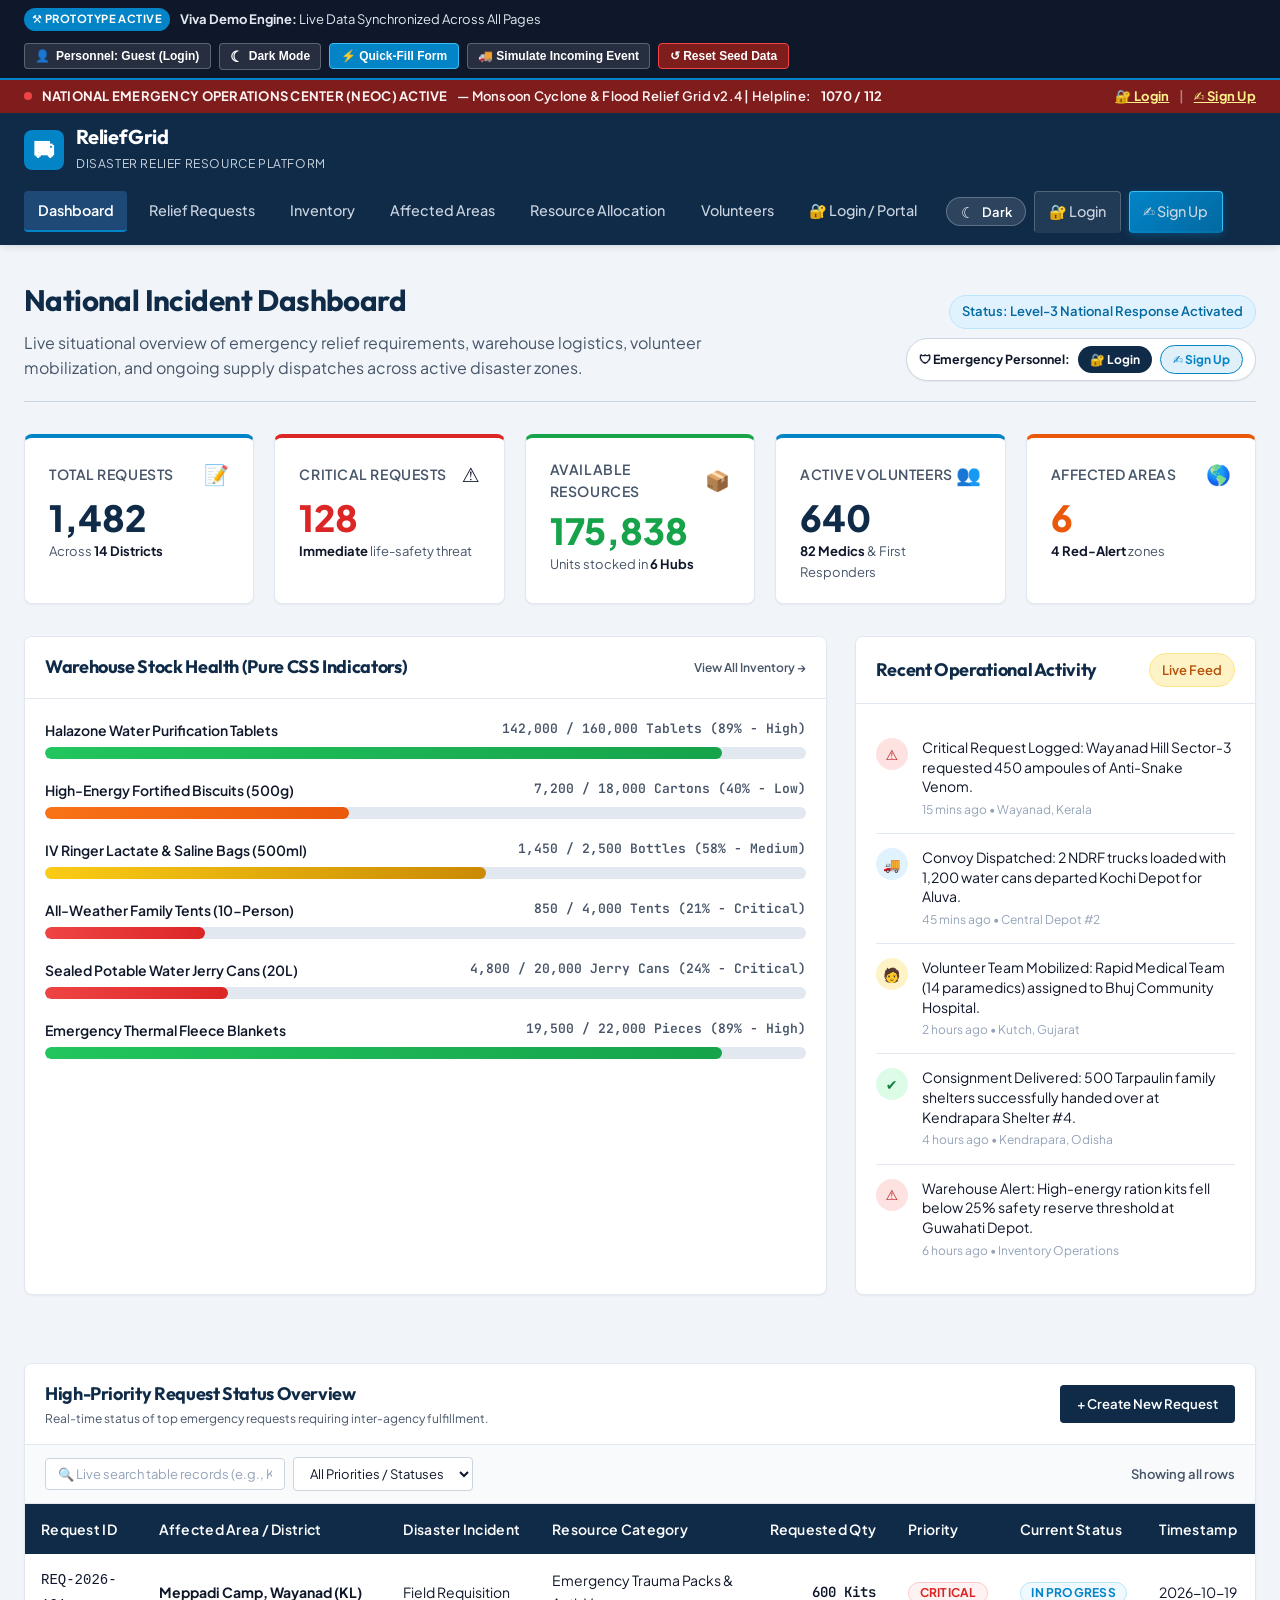
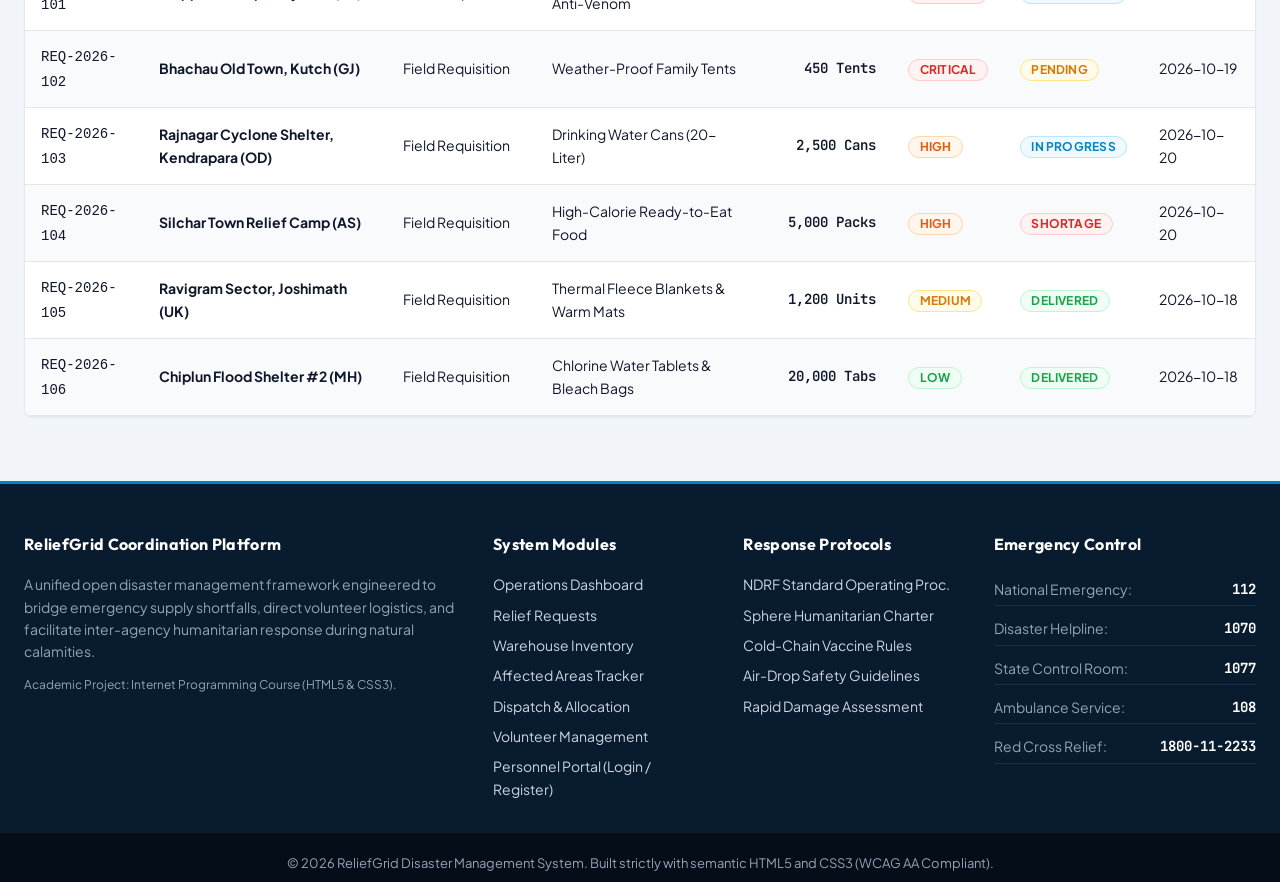
<file: index.html>
<!DOCTYPE html>
<html lang="en">
<head>
  <!-- Character Encoding and Responsive Viewport -->
  <meta charset="UTF-8">
  <meta name="viewport" content="width=device-width, initial-scale=1.0">
  <meta name="description" content="ReliefGrid - Centralized Disaster Relief Resource Coordination Platform for Emergency Management.">
  <title>ReliefGrid | Disaster Operations Dashboard</title>
  <!-- Shared External Stylesheet -->
  <link rel="stylesheet" href="style.css">
</head>
<body>

  <!-- =======================================================================
       TOP EMERGENCY BANNER (National Emergency Alert Ribbon)
       ======================================================================= -->
  <!-- Top Emergency Ribbon -->
  <aside class="top-emergency-bar" aria-label="Emergency Operations Announcement">
    <div class="emergency-bar-content">
      <span class="pulse-dot" aria-hidden="true"></span>
      <strong>NATIONAL EMERGENCY OPERATIONS CENTER (NEOC) ACTIVE</strong> &mdash; 
      Monsoon Cyclone &amp; Flood Relief Grid v2.4 | Helpline: <strong>1070 / 112</strong>
    </div>
    <div class="emergency-bar-auth">
      <a href="login.html" class="emergency-auth-link" id="top-bar-login-link" title="Sign In to Incident Command">&#128272; Login</a>
      <span class="emergency-auth-divider">|</span>
      <a href="login.html?tab=signup" class="emergency-auth-link" id="top-bar-signup-link" title="Register / Sign Up Personnel">&#9997; Sign Up</a>
    </div>
  </aside>

  <!-- =======================================================================
       SHARED SITE HEADER & NAVIGATION
       ======================================================================= -->
  <header class="site-header">
    <div class="header-container">
      <!-- Platform Branding -->
      <a href="index.html" class="brand" aria-label="ReliefGrid Home">
        <div class="brand-icon" aria-hidden="true">&#9951;</div>
        <div class="brand-text">
          <h1>ReliefGrid</h1>
          <span class="subtitle">Disaster Relief Resource Platform</span>
        </div>
      </a>

      <!-- Main Navigation Menu (Semantic Nav with Active Link) -->
      <nav class="main-nav" aria-label="Primary Navigation">
        <ul>
          <li><a href="index.html" class="active" aria-current="page">Dashboard</a></li>
          <li><a href="relief-requests.html">Relief Requests</a></li>
          <li><a href="inventory.html">Inventory</a></li>
          <li><a href="affected-areas.html">Affected Areas</a></li>
          <li><a href="allocation.html">Resource Allocation</a></li>
          <li><a href="volunteers.html">Volunteers</a></li>
          <li><a href="login.html" class="nav-portal-link" title="Authorized Responder Portal">&#128272; Login / Portal</a></li>
          <li>
            <button type="button" class="theme-toggle-btn" id="header-theme-toggle" aria-label="Toggle Dark and Light Mode" title="Toggle Theme (Dark / Light)">
              <span class="theme-toggle-icon" aria-hidden="true">&#9790;</span>
              <span class="theme-toggle-text">Dark</span>
            </button>
          </li>
          <li class="nav-auth-item" id="header-auth-container">
            <div class="nav-auth-buttons">
              <a href="login.html" class="btn-nav-auth btn-nav-signin" id="btn-nav-signin" title="Sign In to Operational Console">
                <span class="btn-auth-icon">&#128272;</span>
                <span>Login</span>
              </a>
              <a href="login.html?tab=signup" class="btn-nav-auth btn-nav-signup" id="btn-nav-signup" title="Register / Sign Up Personnel">
                <span class="btn-auth-icon">&#9997;</span>
                <span>Sign Up</span>
              </a>
            </div>
          </li>
        </ul>
      </nav>
    </div>
  </header>

  <!-- =======================================================================
       MAIN CONTENT CONTAINER
       ======================================================================= -->
  <main class="main-wrapper" id="main-content">

    <!-- Page Header / Intro Section -->
    <header class="page-intro">
      <div>
        <h2>National Incident Dashboard</h2>
        <p>Live situational overview of emergency relief requirements, warehouse logistics, volunteer mobilization, and ongoing supply dispatches across active disaster zones.</p>
      </div>
      <div class="page-intro-right">
        <span class="page-badge">Status: Level-3 National Response Activated</span>
        <div class="page-auth-prompt" id="page-auth-prompt">
          <span class="auth-prompt-text">&#128737; Emergency Personnel:</span>
          <a href="login.html" class="btn-prompt-login" id="prompt-login-btn" title="Sign In to Command Portal">&#128272; Login</a>
          <a href="login.html?tab=signup" class="btn-prompt-signup" id="prompt-signup-btn" title="Register New Responder">&#9997; Sign Up</a>
        </div>
      </div>
    </header>

    <!-- ===================================================================
         SECTION 1: SUMMARY METRICS CARDS (CSS Grid)
         =================================================================== -->
    <section aria-labelledby="summary-metrics-title">
      <h3 id="summary-metrics-title" class="visually-hidden" style="display:none;">Key Summary Metrics</h3>
      <div class="metrics-grid">
        
        <!-- Total Requests Card -->
        <article class="metric-card">
          <div class="metric-header">
            <span class="metric-title">Total Requests</span>
            <span class="metric-icon" aria-hidden="true">&#128221;</span>
          </div>
          <p class="metric-value">1,482</p>
          <p class="metric-sub">Across <strong>14 Districts</strong></p>
        </article>

        <!-- Critical Requests Card (Red Accent) -->
        <article class="metric-card critical-border">
          <div class="metric-header">
            <span class="metric-title">Critical Requests</span>
            <span class="metric-icon" aria-hidden="true">&#9888;</span>
          </div>
          <p class="metric-value" style="color: var(--priority-critical);">128</p>
          <p class="metric-sub"><strong>Immediate</strong> life-safety threat</p>
        </article>

        <!-- Available Resources Card (Green Accent) -->
        <article class="metric-card low-border">
          <div class="metric-header">
            <span class="metric-title">Available Resources</span>
            <span class="metric-icon" aria-hidden="true">&#128230;</span>
          </div>
          <p class="metric-value" style="color: var(--priority-low);">48,350</p>
          <p class="metric-sub">Units stocked in <strong>6 Hubs</strong></p>
        </article>

        <!-- Active Volunteers Card -->
        <article class="metric-card">
          <div class="metric-header">
            <span class="metric-title">Active Volunteers</span>
            <span class="metric-icon" aria-hidden="true">&#128101;</span>
          </div>
          <p class="metric-value">640</p>
          <p class="metric-sub"><strong>82 Medics</strong> &amp; First Responders</p>
        </article>

        <!-- Areas Affected Card (Orange Accent) -->
        <article class="metric-card high-border">
          <div class="metric-header">
            <span class="metric-title">Affected Areas</span>
            <span class="metric-icon" aria-hidden="true">&#127758;</span>
          </div>
          <p class="metric-value" style="color: var(--priority-high);">26</p>
          <p class="metric-sub"><strong>4 Red-Alert</strong> zones</p>
        </article>

      </div>
    </section>

    <!-- ===================================================================
         SECTION 2 & 3: TWO-COLUMN DASHBOARD (Stock Bars & Recent Activity)
         =================================================================== -->
    <div class="dashboard-grid">
      
      <!-- Left Column: Critical Stock Depletion (Pure CSS Stock Bars) -->
      <section class="dashboard-card" aria-labelledby="stock-bars-title">
        <header class="dashboard-card-header">
          <h3 id="stock-bars-title">Warehouse Stock Health (Pure CSS Indicators)</h3>
          <a href="inventory.html" class="field-help" style="font-weight: 600;">View All Inventory &rarr;</a>
        </header>
        <div class="dashboard-card-body">
          <div class="stock-bars-container">
            
            <!-- Item 1: Drinking Water -->
            <div class="stock-item">
              <div class="stock-info">
                <span class="stock-name">Drinking Water (20L Jerry Cans)</span>
                <span class="stock-qty">4,800 / 20,000 Cans (24% - Critical)</span>
              </div>
              <div class="progress-track" role="progressbar" aria-valuenow="24" aria-valuemin="0" aria-valuemax="100" aria-label="Drinking Water Stock 24 percent">
                <div class="progress-fill fill-critical" style="width: 24%;"></div>
              </div>
            </div>

            <!-- Item 2: Ready-to-Eat Emergency Meals -->
            <div class="stock-item">
              <div class="stock-info">
                <span class="stock-name">Ready-to-Eat Ration Kits</span>
                <span class="stock-qty">7,200 / 18,000 Kits (40% - Low)</span>
              </div>
              <div class="progress-track" role="progressbar" aria-valuenow="40" aria-valuemin="0" aria-valuemax="100" aria-label="Ration Kits Stock 40 percent">
                <div class="progress-fill fill-low" style="width: 40%;"></div>
              </div>
            </div>

            <!-- Item 3: Trauma Care & Surgical Kits -->
            <div class="stock-item">
              <div class="stock-info">
                <span class="stock-name">Surgical &amp; Trauma Care Packs</span>
                <span class="stock-qty">1,450 / 2,500 Packs (58% - Medium)</span>
              </div>
              <div class="progress-track" role="progressbar" aria-valuenow="58" aria-valuemin="0" aria-valuemax="100" aria-label="Surgical Kits Stock 58 percent">
                <div class="progress-fill fill-medium" style="width: 58%;"></div>
              </div>
            </div>

            <!-- Item 4: All-Weather Family Shelter Tents -->
            <div class="stock-item">
              <div class="stock-info">
                <span class="stock-name">Emergency Family Tents (10-Person)</span>
                <span class="stock-qty">850 / 4,000 Tents (21% - Critical)</span>
              </div>
              <div class="progress-track" role="progressbar" aria-valuenow="21" aria-valuemin="0" aria-valuemax="100" aria-label="Tents Stock 21 percent">
                <div class="progress-fill fill-critical" style="width: 21%;"></div>
              </div>
            </div>

            <!-- Item 5: Chlorine Disinfectant & Hygiene Kits -->
            <div class="stock-item">
              <div class="stock-info">
                <span class="stock-name">Sanitation &amp; Hygiene Buckets</span>
                <span class="stock-qty">11,200 / 14,000 Buckets (80% - High)</span>
              </div>
              <div class="progress-track" role="progressbar" aria-valuenow="80" aria-valuemin="0" aria-valuemax="100" aria-label="Sanitation Buckets Stock 80 percent">
                <div class="progress-fill fill-high" style="width: 80%;"></div>
              </div>
            </div>

            <!-- Item 6: Thermal Blankets -->
            <div class="stock-item">
              <div class="stock-info">
                <span class="stock-name">Fleece Thermal Blankets</span>
                <span class="stock-qty">19,500 / 22,000 Units (88% - High)</span>
              </div>
              <div class="progress-track" role="progressbar" aria-valuenow="88" aria-valuemin="0" aria-valuemax="100" aria-label="Thermal Blankets Stock 88 percent">
                <div class="progress-fill fill-high" style="width: 88%;"></div>
              </div>
            </div>

          </div>
        </div>
      </section>

      <!-- Right Column: Recent Operational Activity Stream -->
      <section class="dashboard-card" aria-labelledby="activity-title">
        <header class="dashboard-card-header">
          <h3 id="activity-title">Recent Operational Activity</h3>
          <span class="page-badge" style="background:#fef3c7; color:#b45309; border-color:#fde68a;">Live Feed</span>
        </header>
        <div class="dashboard-card-body">
          <ul class="activity-list">
            
            <li class="activity-item">
              <span class="activity-icon icon-alert" aria-hidden="true">&#9888;</span>
              <div class="activity-content">
                <p class="activity-text"><strong>Critical Request Logged:</strong> Wayanad Hill Sector-3 requested 450 ampoules of Anti-Snake Venom.</p>
                <time class="activity-time" datetime="2026-10-18T22:15">15 minutes ago &bull; Wayanad, Kerala</time>
              </div>
            </li>

            <li class="activity-item">
              <span class="activity-icon icon-dispatch" aria-hidden="true">&#128666;</span>
              <div class="activity-content">
                <p class="activity-text"><strong>Convoy Dispatched:</strong> 2 NDRF trucks loaded with 1,200 water cans departed Kochi Depot for Aluva.</p>
                <time class="activity-time" datetime="2026-10-18T21:40">45 minutes ago &bull; Central Depot #2</time>
              </div>
            </li>

            <li class="activity-item">
              <span class="activity-icon icon-volunteer" aria-hidden="true">&#129489;</span>
              <div class="activity-content">
                <p class="activity-text"><strong>Volunteer Team Mobilized:</strong> Rapid Medical Team (14 paramedics) assigned to Bhuj Community Hospital.</p>
                <time class="activity-time" datetime="2026-10-18T20:10">2 hours ago &bull; Kutch, Gujarat</time>
              </div>
            </li>

            <li class="activity-item">
              <span class="activity-icon icon-delivered" aria-hidden="true">&#10004;</span>
              <div class="activity-content">
                <p class="activity-text"><strong>Consignment Delivered:</strong> 500 Tarpaulin family shelters successfully handed over at Kendrapara Shelter #4.</p>
                <time class="activity-time" datetime="2026-10-18T18:30">4 hours ago &bull; Kendrapara, Odisha</time>
              </div>
            </li>

            <li class="activity-item">
              <span class="activity-icon icon-alert" aria-hidden="true">&#9888;</span>
              <div class="activity-content">
                <p class="activity-text"><strong>Warehouse Alert:</strong> High-energy ration kits fell below 25% safety reserve threshold at Guwahati Depot.</p>
                <time class="activity-time" datetime="2026-10-18T16:00">6 hours ago &bull; Inventory Operations</time>
              </div>
            </li>

          </ul>
        </div>
      </section>

    </div>

    <!-- ===================================================================
         SECTION 4: ACTIVE RELIEF REQUESTS OVERVIEW TABLE
         =================================================================== -->
    <section class="table-container" aria-labelledby="overview-table-title">
      <header class="table-header-bar">
        <div>
          <h3 id="overview-table-title">High-Priority Request Status Overview</h3>
          <p class="field-help">Real-time status of top emergency requests requiring inter-agency fulfillment.</p>
        </div>
        <div>
          <a href="relief-requests.html" class="btn btn-primary" style="padding: 0.45rem 1rem; font-size: 0.825rem;">+ Create New Request</a>
        </div>
      </header>

      <div class="table-responsive">
        <table class="data-table" summary="Overview of latest relief supply requests categorized by priority and fulfillment status">
          <thead>
            <tr>
              <th scope="col">Request ID</th>
              <th scope="col">Affected Area / District</th>
              <th scope="col">Disaster Incident</th>
              <th scope="col">Resource Category</th>
              <th scope="col">Requested Qty</th>
              <th scope="col">Priority</th>
              <th scope="col">Current Status</th>
              <th scope="col">Timestamp</th>
            </tr>
          </thead>
          <tbody>
            <!-- Row 1 -->
            <tr>
              <td><code>REQ-KL-901</code></td>
              <td><strong>Meppadi, Wayanad</strong> (Kerala)</td>
              <td>Landslide / Mudflow</td>
              <td>Medical Trauma Supplies</td>
              <td class="cell-number">600 Kits</td>
              <td><span class="badge badge-critical">Critical</span></td>
              <td><span class="badge badge-progress">In Transit</span></td>
              <td>18-Oct 21:30</td>
            </tr>
            <!-- Row 2 -->
            <tr>
              <td><code>REQ-GJ-442</code></td>
              <td><strong>Bhachau, Kutch</strong> (Gujarat)</td>
              <td>Earthquake 5.8M</td>
              <td>Emergency Family Tents</td>
              <td class="cell-number">450 Tents</td>
              <td><span class="badge badge-critical">Critical</span></td>
              <td><span class="badge badge-pending">Pending</span></td>
              <td>18-Oct 20:45</td>
            </tr>
            <!-- Row 3 -->
            <tr>
              <td><code>REQ-OD-781</code></td>
              <td><strong>Paradeep Coast</strong> (Odisha)</td>
              <td>Cyclone 'Dana'</td>
              <td>Drinking Water (20L)</td>
              <td class="cell-number">2,500 Cans</td>
              <td><span class="badge badge-high">High</span></td>
              <td><span class="badge badge-progress">In Transit</span></td>
              <td>18-Oct 19:15</td>
            </tr>
            <!-- Row 4 -->
            <tr>
              <td><code>REQ-AS-319</code></td>
              <td><strong>Silchar, Cachar</strong> (Assam)</td>
              <td>Barak River Flooding</td>
              <td>Ready-to-Eat Food Packets</td>
              <td class="cell-number">5,000 Packs</td>
              <td><span class="badge badge-high">High</span></td>
              <td><span class="badge badge-shortage">Shortage</span></td>
              <td>18-Oct 17:20</td>
            </tr>
            <!-- Row 5 -->
            <tr>
              <td><code>REQ-HP-112</code></td>
              <td><strong>Manali Valley</strong> (Himachal)</td>
              <td>Flash Flood &amp; Debris</td>
              <td>Fleece Thermal Blankets</td>
              <td class="cell-number">1,200 Units</td>
              <td><span class="badge badge-medium">Medium</span></td>
              <td><span class="badge badge-delivered">Delivered</span></td>
              <td>18-Oct 14:05</td>
            </tr>
            <!-- Row 6 -->
            <tr>
              <td><code>REQ-MH-603</code></td>
              <td><strong>Chiplun, Ratnagiri</strong> (Maharashtra)</td>
              <td>Vashishti River Surge</td>
              <td>Chlorine Water Tablets</td>
              <td class="cell-number">20,000 Tabs</td>
              <td><span class="badge badge-low">Low</span></td>
              <td><span class="badge badge-delivered">Delivered</span></td>
              <td>18-Oct 11:40</td>
            </tr>
          </tbody>
        </table>
      </div>
    </section>

  </main>

  <!-- =======================================================================
       SHARED SITE FOOTER
       ======================================================================= -->
  <footer class="site-footer">
    <div class="footer-top">
      
      <!-- Column 1: Mission Statement -->
      <div class="footer-col">
        <h4>ReliefGrid Coordination Platform</h4>
        <p>A unified open disaster management framework engineered to bridge emergency supply shortfalls, direct volunteer logistics, and facilitate inter-agency humanitarian response during natural calamities.</p>
        <p class="field-help" style="color:#94a3b8;">Academic Project: Internet Programming Course (HTML5 &amp; CSS3).</p>
      </div>

      <!-- Column 2: Navigation Links -->
      <div class="footer-col">
        <h4>System Modules</h4>
        <ul class="footer-links">
          <li><a href="index.html">Operations Dashboard</a></li>
          <li><a href="relief-requests.html">Relief Requests</a></li>
          <li><a href="inventory.html">Warehouse Inventory</a></li>
          <li><a href="affected-areas.html">Affected Areas Tracker</a></li>
          <li><a href="allocation.html">Dispatch &amp; Allocation</a></li>
          <li><a href="volunteers.html">Volunteer Management</a></li>
          <li><a href="login.html">Personnel Portal (Login / Register)</a></li>
        </ul>
      </div>

      <!-- Column 3: Response Standards -->
      <div class="footer-col">
        <h4>Response Protocols</h4>
        <ul class="footer-links">
          <li><a href="#main-content">NDRF Standard Operating Proc.</a></li>
          <li><a href="#main-content">Sphere Humanitarian Charter</a></li>
          <li><a href="#main-content">Cold-Chain Vaccine Rules</a></li>
          <li><a href="#main-content">Air-Drop Safety Guidelines</a></li>
          <li><a href="#main-content">Rapid Damage Assessment</a></li>
        </ul>
      </div>

      <!-- Column 4: 24/7 Helplines -->
      <div class="footer-col">
        <h4>Emergency Control</h4>
        <ul class="emergency-hotlines">
          <li>National Emergency: <span>112</span></li>
          <li>Disaster Helpline: <span>1070</span></li>
          <li>State Control Room: <span>1077</span></li>
          <li>Ambulance Service: <span>108</span></li>
          <li>Red Cross Relief: <span>1800-11-2233</span></li>
        </ul>
      </div>

    </div>

    <!-- Bottom Copyright & Compliance -->
    <div class="footer-bottom">
      <p>&copy; 2026 ReliefGrid Disaster Management System. Built strictly with semantic HTML5 and CSS3 (WCAG AA Compliant).</p>
    </div>
  </footer>

  <!-- Interactive Prototype Engine (Viva Demonstration & LocalStorage State) -->
  <script src="prototype.js"></script>
</body>
</html>
</file>
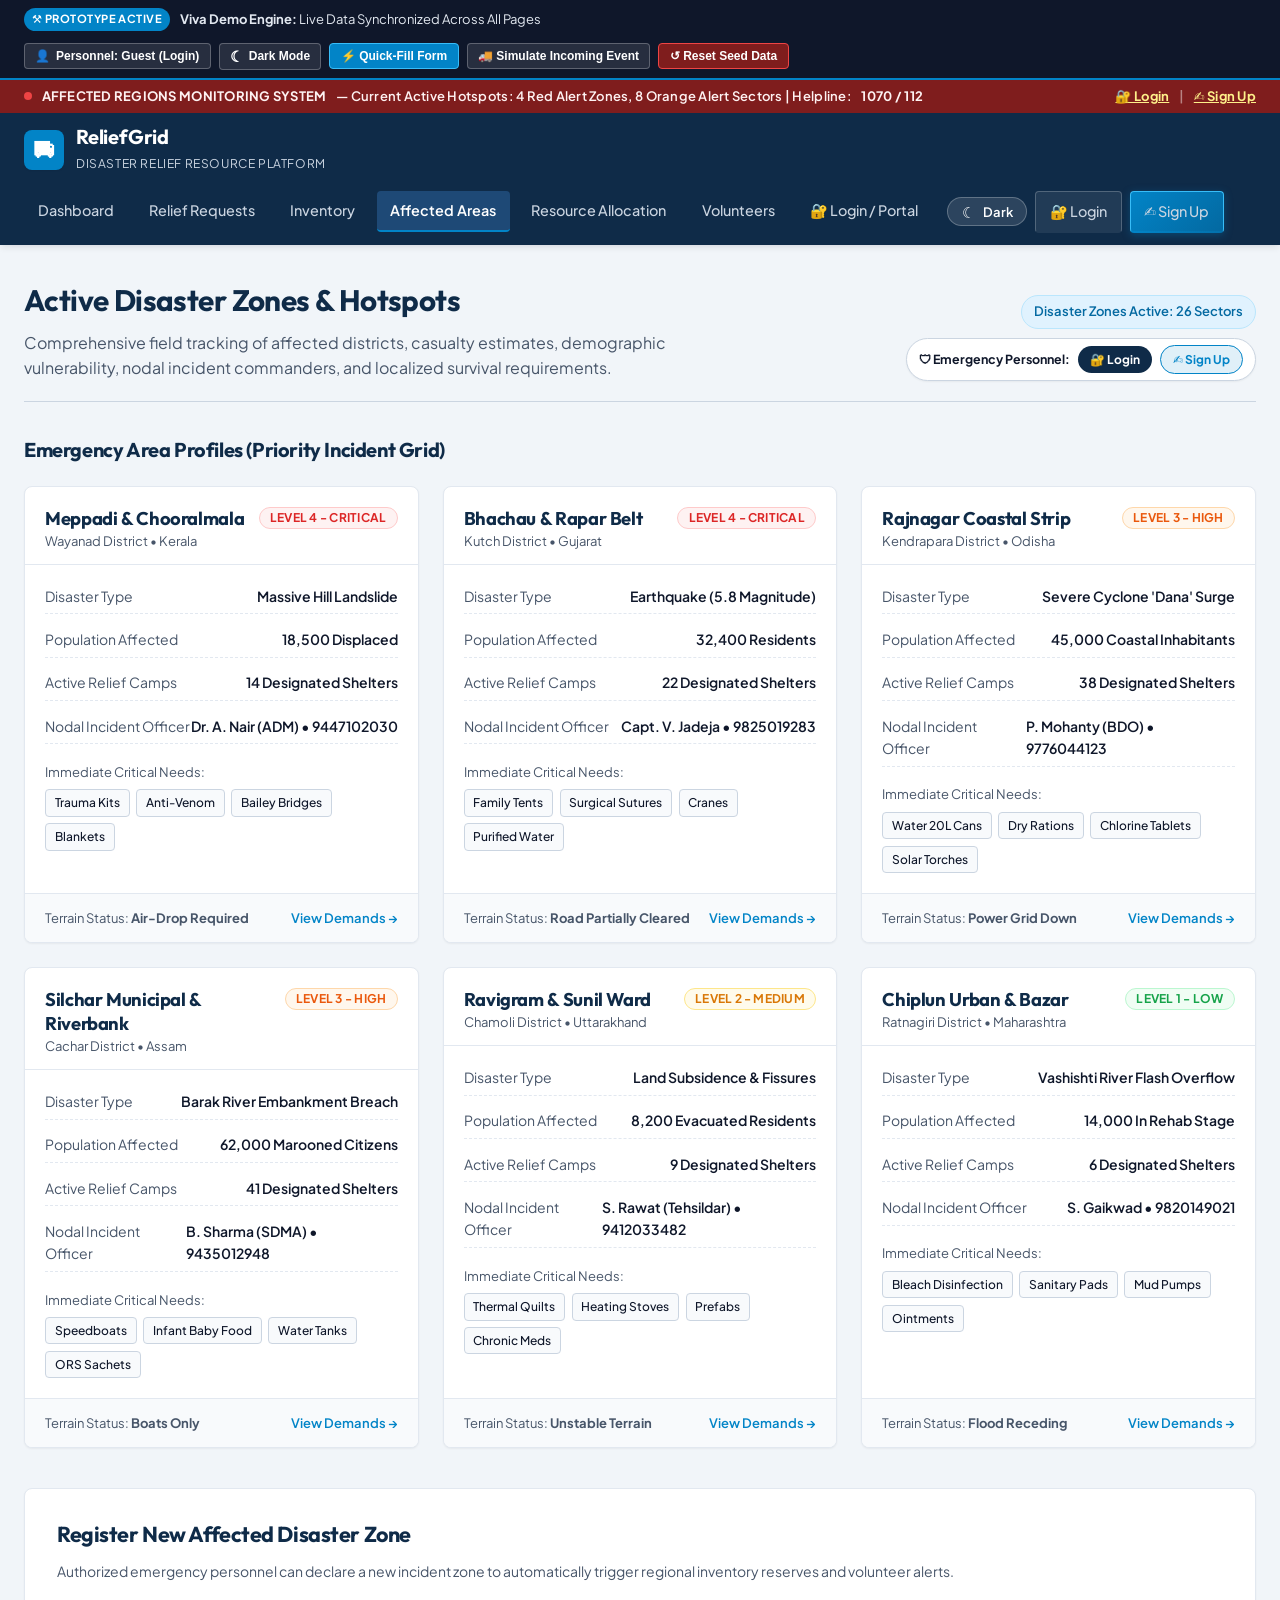
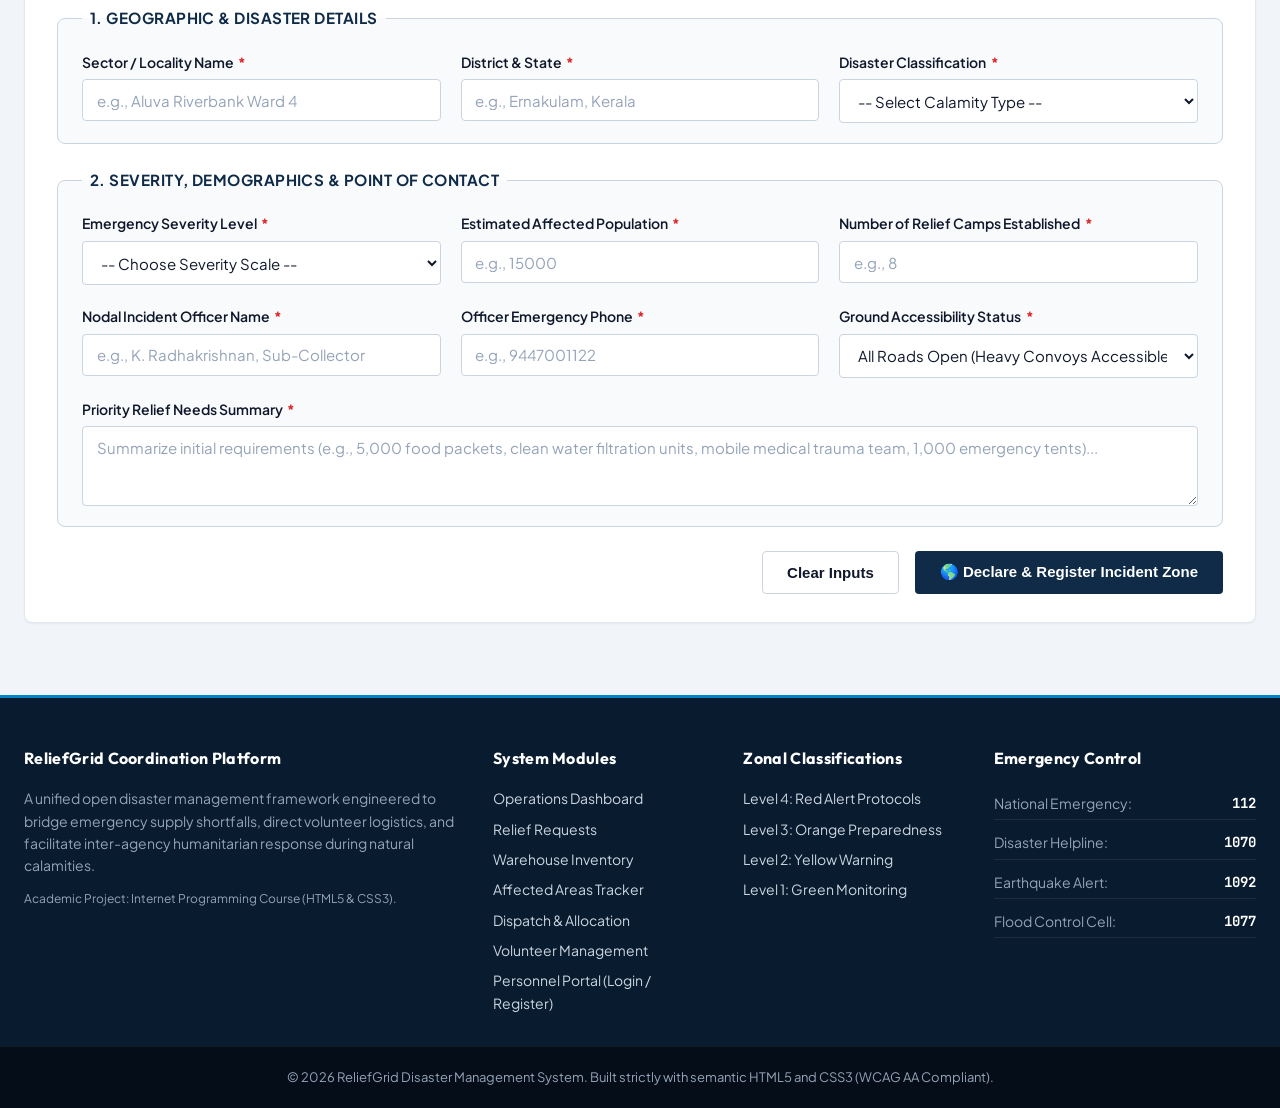
<file: affected-areas.html>
<!DOCTYPE html>
<html lang="en">
<head>
  <meta charset="UTF-8">
  <meta name="viewport" content="width=device-width, initial-scale=1.0">
  <meta name="description" content="ReliefGrid - Monitor Affected Disaster Zones, Severity Classifications, and Ground Casualties.">
  <title>ReliefGrid | Affected Disaster Areas</title>
  <link rel="stylesheet" href="style.css">
</head>
<body>

  <!-- Top Emergency Ribbon -->
  <aside class="top-emergency-bar" aria-label="Emergency Operations Announcement">
    <div class="emergency-bar-content">
      <span class="pulse-dot" aria-hidden="true"></span>
      <strong>AFFECTED REGIONS MONITORING SYSTEM</strong> &mdash; 
      Current Active Hotspots: 4 Red Alert Zones, 8 Orange Alert Sectors | Helpline: <strong>1070 / 112</strong>
    </div>
    <div class="emergency-bar-auth">
      <a href="login.html" class="emergency-auth-link" id="top-bar-login-link" title="Sign In to Incident Command">&#128272; Login</a>
      <span class="emergency-auth-divider">|</span>
      <a href="login.html?tab=signup" class="emergency-auth-link" id="top-bar-signup-link" title="Register / Sign Up Personnel">&#9997; Sign Up</a>
    </div>
  </aside>

  <!-- Shared Header & Navigation -->
  <header class="site-header">
    <div class="header-container">
      <a href="index.html" class="brand" aria-label="ReliefGrid Home">
        <div class="brand-icon" aria-hidden="true">&#9951;</div>
        <div class="brand-text">
          <h1>ReliefGrid</h1>
          <span class="subtitle">Disaster Relief Resource Platform</span>
        </div>
      </a>

      <nav class="main-nav" aria-label="Primary Navigation">
        <ul>
          <li><a href="index.html">Dashboard</a></li>
          <li><a href="relief-requests.html">Relief Requests</a></li>
          <li><a href="inventory.html">Inventory</a></li>
          <li><a href="affected-areas.html" class="active" aria-current="page">Affected Areas</a></li>
          <li><a href="allocation.html">Resource Allocation</a></li>
          <li><a href="volunteers.html">Volunteers</a></li>
          <li><a href="login.html" class="nav-portal-link" title="Authorized Responder Portal">&#128272; Login / Portal</a></li>
          <li>
            <button type="button" class="theme-toggle-btn" id="header-theme-toggle" aria-label="Toggle Dark and Light Mode" title="Toggle Theme (Dark / Light)">
              <span class="theme-toggle-icon" aria-hidden="true">&#9790;</span>
              <span class="theme-toggle-text">Dark</span>
            </button>
          </li>
          <li class="nav-auth-item" id="header-auth-container">
            <div class="nav-auth-buttons">
              <a href="login.html" class="btn-nav-auth btn-nav-signin" id="btn-nav-signin" title="Sign In to Operational Console">
                <span class="btn-auth-icon">&#128272;</span>
                <span>Login</span>
              </a>
              <a href="login.html?tab=signup" class="btn-nav-auth btn-nav-signup" id="btn-nav-signup" title="Register / Sign Up Personnel">
                <span class="btn-auth-icon">&#9997;</span>
                <span>Sign Up</span>
              </a>
            </div>
          </li>
        </ul>
      </nav>
    </div>
  </header>

  <!-- Main Content Wrapper -->
  <main class="main-wrapper" id="main-content">

    <header class="page-intro">
      <div>
        <h2>Active Disaster Zones &amp; Hotspots</h2>
        <p>Comprehensive field tracking of affected districts, casualty estimates, demographic vulnerability, nodal incident commanders, and localized survival requirements.</p>
      </div>
      <div class="page-intro-right">
        <span class="page-badge">Disaster Zones Active: 26 Sectors</span>
        <div class="page-auth-prompt" id="page-auth-prompt">
          <span class="auth-prompt-text">&#128737; Emergency Personnel:</span>
          <a href="login.html" class="btn-prompt-login" id="prompt-login-btn" title="Sign In to Command Portal">&#128272; Login</a>
          <a href="login.html?tab=signup" class="btn-prompt-signup" id="prompt-signup-btn" title="Register New Responder">&#9997; Sign Up</a>
        </div>
      </div>
    </header>

    <!-- ===================================================================
         SECTION 1: AFFECTED AREA PROFILE CARDS (CSS Grid Layout)
         Demonstrating rich responsive card UI with severity badges and tags
         =================================================================== -->
    <section aria-labelledby="area-cards-heading">
      <h3 id="area-cards-heading" style="font-size: 1.25rem; color: var(--color-primary); margin-bottom: 1.25rem;">
        Emergency Area Profiles (Priority Incident Grid)
      </h3>

      <div class="areas-grid">
        
        <!-- Card 1: Wayanad, Kerala -->
        <article class="area-card" aria-labelledby="area-title-1">
          <header class="area-card-header">
            <div class="area-title-group">
              <h3 id="area-title-1">Meppadi &amp; Chooralmala</h3>
              <p class="area-location">Wayanad District &bull; Kerala</p>
            </div>
            <span class="badge badge-critical">Level 4 - Critical</span>
          </header>
          <div class="area-card-body">
            <div class="area-stat-row">
              <span class="area-stat-label">Disaster Type</span>
              <span class="area-stat-value">Massive Hill Landslide</span>
            </div>
            <div class="area-stat-row">
              <span class="area-stat-label">Population Affected</span>
              <span class="area-stat-value">18,500 Displaced</span>
            </div>
            <div class="area-stat-row">
              <span class="area-stat-label">Active Relief Camps</span>
              <span class="area-stat-value">14 Designated Shelters</span>
            </div>
            <div class="area-stat-row">
              <span class="area-stat-label">Nodal Incident Officer</span>
              <span class="area-stat-value">Dr. A. Nair (ADM) &bull; 9447102030</span>
            </div>
            <div>
              <span class="area-stat-label" style="font-size: 0.8125rem;">Immediate Critical Needs:</span>
              <div class="needs-tag-list">
                <span class="need-tag">Trauma Kits</span>
                <span class="need-tag">Anti-Venom</span>
                <span class="need-tag">Temporary Bailey Bridges</span>
                <span class="need-tag">Thermal Blankets</span>
              </div>
            </div>
          </div>
          <footer class="area-card-footer">
            <span>Air-Drop Required: <strong>YES</strong></span>
            <a href="relief-requests.html" style="font-weight: 600;">View 18 Demands &rarr;</a>
          </footer>
        </article>

        <!-- Card 2: Bhachau, Gujarat -->
        <article class="area-card" aria-labelledby="area-title-2">
          <header class="area-card-header">
            <div class="area-title-group">
              <h3 id="area-title-2">Bhachau &amp; Rapar Belt</h3>
              <p class="area-location">Kutch District &bull; Gujarat</p>
            </div>
            <span class="badge badge-critical">Level 4 - Critical</span>
          </header>
          <div class="area-card-body">
            <div class="area-stat-row">
              <span class="area-stat-label">Disaster Type</span>
              <span class="area-stat-value">Earthquake (5.8 Magnitude)</span>
            </div>
            <div class="area-stat-row">
              <span class="area-stat-label">Population Affected</span>
              <span class="area-stat-value">32,400 Residents</span>
            </div>
            <div class="area-stat-row">
              <span class="area-stat-label">Active Relief Camps</span>
              <span class="area-stat-value">22 Open Tented Camps</span>
            </div>
            <div class="area-stat-row">
              <span class="area-stat-label">Nodal Incident Officer</span>
              <span class="area-stat-value">Capt. V. Jadeja &bull; 9825019283</span>
            </div>
            <div>
              <span class="area-stat-label" style="font-size: 0.8125rem;">Immediate Critical Needs:</span>
              <div class="needs-tag-list">
                <span class="need-tag">Family Tents</span>
                <span class="need-tag">Surgical Sutures</span>
                <span class="need-tag">Heavy Cranes</span>
                <span class="need-tag">Purified Water</span>
              </div>
            </div>
          </div>
          <footer class="area-card-footer">
            <span>Road Access: <strong>Partially Cleared</strong></span>
            <a href="relief-requests.html" style="font-weight: 600;">View 24 Demands &rarr;</a>
          </footer>
        </article>

        <!-- Card 3: Rajnagar, Odisha -->
        <article class="area-card" aria-labelledby="area-title-3">
          <header class="area-card-header">
            <div class="area-title-group">
              <h3 id="area-title-3">Rajnagar Coastal Strip</h3>
              <p class="area-location">Kendrapara District &bull; Odisha</p>
            </div>
            <span class="badge badge-high">Level 3 - High</span>
          </header>
          <div class="area-card-body">
            <div class="area-stat-row">
              <span class="area-stat-label">Disaster Type</span>
              <span class="area-stat-value">Severe Cyclone 'Dana' Surge</span>
            </div>
            <div class="area-stat-row">
              <span class="area-stat-label">Population Affected</span>
              <span class="area-stat-value">45,000 Coastal Inhabitants</span>
            </div>
            <div class="area-stat-row">
              <span class="area-stat-label">Active Relief Camps</span>
              <span class="area-stat-value">38 Multi-Hazard Shelters</span>
            </div>
            <div class="area-stat-row">
              <span class="area-stat-label">Nodal Incident Officer</span>
              <span class="area-stat-value">P. Mohanty (BDO) &bull; 9776044123</span>
            </div>
            <div>
              <span class="area-stat-label" style="font-size: 0.8125rem;">Immediate Critical Needs:</span>
              <div class="needs-tag-list">
                <span class="need-tag">Water 20L Cans</span>
                <span class="need-tag">Dry Rations</span>
                <span class="need-tag">Chlorine Tablets</span>
                <span class="need-tag">Solar Torches</span>
              </div>
            </div>
          </div>
          <footer class="area-card-footer">
            <span>Power Grid: <strong>Down (Generators Needed)</strong></span>
            <a href="relief-requests.html" style="font-weight: 600;">View 14 Demands &rarr;</a>
          </footer>
        </article>

        <!-- Card 4: Silchar, Assam -->
        <article class="area-card" aria-labelledby="area-title-4">
          <header class="area-card-header">
            <div class="area-title-group">
              <h3 id="area-title-4">Silchar Municipal &amp; Riverbank</h3>
              <p class="area-location">Cachar District &bull; Assam</p>
            </div>
            <span class="badge badge-high">Level 3 - High</span>
          </header>
          <div class="area-card-body">
            <div class="area-stat-row">
              <span class="area-stat-label">Disaster Type</span>
              <span class="area-stat-value">Barak River Embankment Breach</span>
            </div>
            <div class="area-stat-row">
              <span class="area-stat-label">Population Affected</span>
              <span class="area-stat-value">62,000 Marooned Citizens</span>
            </div>
            <div class="area-stat-row">
              <span class="area-stat-label">Active Relief Camps</span>
              <span class="area-stat-value">41 Elevated Relief Shelters</span>
            </div>
            <div class="area-stat-row">
              <span class="area-stat-label">Nodal Incident Officer</span>
              <span class="area-stat-value">B. Sharma (SDMA) &bull; 9435012948</span>
            </div>
            <div>
              <span class="area-stat-label" style="font-size: 0.8125rem;">Immediate Critical Needs:</span>
              <div class="needs-tag-list">
                <span class="need-tag">Rescue Speedboats</span>
                <span class="need-tag">Infant Baby Food</span>
                <span class="need-tag">Water Tanks</span>
                <span class="need-tag">ORS Sachets</span>
              </div>
            </div>
          </div>
          <footer class="area-card-footer">
            <span>Access Mode: <strong>Boats Only</strong></span>
            <a href="relief-requests.html" style="font-weight: 600;">View 29 Demands &rarr;</a>
          </footer>
        </article>

        <!-- Card 5: Joshimath, Uttarakhand -->
        <article class="area-card" aria-labelledby="area-title-5">
          <header class="area-card-header">
            <div class="area-title-group">
              <h3 id="area-title-5">Ravigram &amp; Sunil Ward</h3>
              <p class="area-location">Chamoli District &bull; Uttarakhand</p>
            </div>
            <span class="badge badge-medium">Level 2 - Medium</span>
          </header>
          <div class="area-card-body">
            <div class="area-stat-row">
              <span class="area-stat-label">Disaster Type</span>
              <span class="area-stat-value">Land Subsidence &amp; Fissures</span>
            </div>
            <div class="area-stat-row">
              <span class="area-stat-label">Population Affected</span>
              <span class="area-stat-value">8,200 Evacuated Residents</span>
            </div>
            <div class="area-stat-row">
              <span class="area-stat-label">Active Relief Camps</span>
              <span class="area-stat-value">9 Temporary Municipal Centers</span>
            </div>
            <div class="area-stat-row">
              <span class="area-stat-label">Nodal Incident Officer</span>
              <span class="area-stat-value">S. Rawat (Tehsildar) &bull; 9412033482</span>
            </div>
            <div>
              <span class="area-stat-label" style="font-size: 0.8125rem;">Immediate Critical Needs:</span>
              <div class="needs-tag-list">
                <span class="need-tag">Thermal Quilts</span>
                <span class="need-tag">Heating Stoves</span>
                <span class="need-tag">Prefabs</span>
                <span class="need-tag">Chronic Meds</span>
              </div>
            </div>
          </div>
          <footer class="area-card-footer">
            <span>Terrain Stability: <strong>Unstable Slope</strong></span>
            <a href="relief-requests.html" style="font-weight: 600;">View 11 Demands &rarr;</a>
          </footer>
        </article>

        <!-- Card 6: Chiplun, Maharashtra -->
        <article class="area-card" aria-labelledby="area-title-6">
          <header class="area-card-header">
            <div class="area-title-group">
              <h3 id="area-title-6">Chiplun Urban &amp; Bazar</h3>
              <p class="area-location">Ratnagiri District &bull; Maharashtra</p>
            </div>
            <span class="badge badge-low">Level 1 - Low</span>
          </header>
          <div class="area-card-body">
            <div class="area-stat-row">
              <span class="area-stat-label">Disaster Type</span>
              <span class="area-stat-value">Vashishti River Flash Overflow</span>
            </div>
            <div class="area-stat-row">
              <span class="area-stat-label">Population Affected</span>
              <span class="area-stat-value">14,000 In Rehab Stage</span>
            </div>
            <div class="area-stat-row">
              <span class="area-stat-label">Active Relief Camps</span>
              <span class="area-stat-value">6 Transition Camps</span>
            </div>
            <div class="area-stat-row">
              <span class="area-stat-label">Nodal Incident Officer</span>
              <span class="area-stat-value">S. Gaikwad &bull; 9820149021</span>
            </div>
            <div>
              <span class="area-stat-label" style="font-size: 0.8125rem;">Immediate Critical Needs:</span>
              <div class="needs-tag-list">
                <span class="need-tag">Bleach Disinfection</span>
                <span class="need-tag">Sanitary Pads</span>
                <span class="need-tag">Mud Pumps</span>
                <span class="need-tag">Skin Ointments</span>
              </div>
            </div>
          </div>
          <footer class="area-card-footer">
            <span>Flood Level: <strong>Receding</strong></span>
            <a href="relief-requests.html" style="font-weight: 600;">View 8 Demands &rarr;</a>
          </footer>
        </article>

      </div>
    </section>

    <!-- ===================================================================
         SECTION 2: REGISTER NEW INCIDENT / DISASTER ZONE FORM
         =================================================================== -->
    <section class="form-card" aria-labelledby="register-area-heading">
      <h3 id="register-area-heading">Register New Affected Disaster Zone</h3>
      <p class="form-subtitle">Authorized emergency personnel can declare a new incident zone to automatically trigger regional inventory reserves and volunteer alerts.</p>

      <form action="#" method="post" autocomplete="on">
        
        <fieldset>
          <legend>1. Geographic &amp; Disaster Details</legend>
          <div class="form-grid">

            <div class="form-group">
              <label for="new-area-name">Sector / Locality Name <span class="required-indicator">*</span></label>
              <input 
                type="text" 
                id="new-area-name" 
                name="area_name" 
                placeholder="e.g., Aluva Riverbank Ward 4" 
                required 
                minlength="3" 
                maxlength="60"
              >
            </div>

            <div class="form-group">
              <label for="new-district-state">District &amp; State <span class="required-indicator">*</span></label>
              <input 
                type="text" 
                id="new-district-state" 
                name="district_state" 
                placeholder="e.g., Ernakulam, Kerala" 
                required 
                minlength="4"
              >
            </div>

            <div class="form-group">
              <label for="disaster-type">Disaster Classification <span class="required-indicator">*</span></label>
              <select id="disaster-type" name="disaster_type" required>
                <option value="" disabled selected>-- Select Calamity Type --</option>
                <option value="Flood / River Inundation">Flood / River Inundation</option>
                <option value="Earthquake / Tremor">Earthquake / Tremor</option>
                <option value="Cyclone / Storm Surge">Cyclone / Storm Surge</option>
                <option value="Landslide / Mudflow">Landslide / Mudflow</option>
                <option value="Cloudburst / Flash Flood">Cloudburst / Flash Flood</option>
                <option value="Drought / Water Scarcity">Drought / Water Scarcity</option>
              </select>
            </div>

          </div>
        </fieldset>

        <fieldset>
          <legend>2. Severity, Demographics &amp; Point of Contact</legend>
          <div class="form-grid">

            <div class="form-group">
              <label for="severity-level">Emergency Severity Level <span class="required-indicator">*</span></label>
              <select id="severity-level" name="severity_level" required>
                <option value="" disabled selected>-- Choose Severity Scale --</option>
                <option value="Level 4 - Critical Red (Severe Life Threat)">Level 4 - Critical Red (Immediate Evacuation / Severe)</option>
                <option value="Level 3 - High Orange (Serious Disruption)">Level 3 - High Orange (Extensive Damage / Support Required)</option>
                <option value="Level 2 - Medium Yellow (Localized Threat)">Level 2 - Medium Yellow (Contained / Moderate Threat)</option>
                <option value="Level 1 - Low Green (Recovery / Monitor)">Level 1 - Low Green (Monitoring / Early Recovery)</option>
              </select>
            </div>

            <div class="form-group">
              <label for="population-affected">Estimated Affected Population <span class="required-indicator">*</span></label>
              <input 
                type="number" 
                id="population-affected" 
                name="population_affected" 
                placeholder="e.g., 15000" 
                min="1" 
                max="5000000" 
                required
              >
            </div>

            <div class="form-group">
              <label for="camps-established">Number of Relief Camps Established <span class="required-indicator">*</span></label>
              <input 
                type="number" 
                id="camps-established" 
                name="camps_established" 
                placeholder="e.g., 8" 
                min="0" 
                max="500" 
                required
              >
            </div>

            <div class="form-group">
              <label for="nodal-officer-name">Nodal Incident Officer Name <span class="required-indicator">*</span></label>
              <input 
                type="text" 
                id="nodal-officer-name" 
                name="nodal_officer_name" 
                placeholder="e.g., K. Radhakrishnan, Sub-Collector" 
                required
              >
            </div>

            <div class="form-group">
              <label for="nodal-officer-contact">Officer Emergency Phone <span class="required-indicator">*</span></label>
              <input 
                type="tel" 
                id="nodal-officer-contact" 
                name="nodal_officer_contact" 
                placeholder="e.g., 9447001122" 
                pattern="^[0-9]{10}$" 
                required
              >
            </div>

            <div class="form-group">
              <label for="accessibility-status">Ground Accessibility Status <span class="required-indicator">*</span></label>
              <select id="accessibility-status" name="accessibility_status" required>
                <option value="All Roads Open">All Roads Open (Heavy Convoys Accessible)</option>
                <option value="Light Vehicles Only">Light 4x4 Vehicles Only</option>
                <option value="Boats / Amphibious Only">Boats / Watercraft Only</option>
                <option value="Total Cutoff - Air Drop Only">Total Cutoff &mdash; Helicopter Air-Drop Only</option>
              </select>
            </div>

          </div>

          <div class="form-group span-full" style="margin-top: 1.25rem;">
            <label for="needs-summary">Priority Relief Needs Summary <span class="required-indicator">*</span></label>
            <textarea 
              id="needs-summary" 
              name="needs_summary" 
              rows="3" 
              placeholder="Summarize initial requirements (e.g., 5,000 food packets, clean water filtration units, mobile medical trauma team, 1,000 emergency tents)..." 
              required
              minlength="15"
            ></textarea>
          </div>
        </fieldset>

        <div class="form-actions">
          <button type="reset" class="btn btn-secondary">Clear Inputs</button>
          <button type="submit" class="btn btn-primary">&#127758; Declare &amp; Register Incident Zone</button>
        </div>

      </form>
    </section>

  </main>

  <!-- Shared Site Footer -->
  <footer class="site-footer">
    <div class="footer-top">
      <div class="footer-col">
        <h4>ReliefGrid Coordination Platform</h4>
        <p>A unified open disaster management framework engineered to bridge emergency supply shortfalls, direct volunteer logistics, and facilitate inter-agency humanitarian response during natural calamities.</p>
        <p class="field-help" style="color:#94a3b8;">Academic Project: Internet Programming Course (HTML5 &amp; CSS3).</p>
      </div>

      <div class="footer-col">
        <h4>System Modules</h4>
        <ul class="footer-links">
          <li><a href="index.html">Operations Dashboard</a></li>
          <li><a href="relief-requests.html">Relief Requests</a></li>
          <li><a href="inventory.html">Warehouse Inventory</a></li>
          <li><a href="affected-areas.html">Affected Areas Tracker</a></li>
          <li><a href="allocation.html">Dispatch &amp; Allocation</a></li>
          <li><a href="volunteers.html">Volunteer Management</a></li>
          <li><a href="login.html">Personnel Portal (Login / Register)</a></li>
        </ul>
      </div>

      <div class="footer-col">
        <h4>Zonal Classifications</h4>
        <ul class="footer-links">
          <li><a href="#main-content">Level 4: Red Alert Protocols</a></li>
          <li><a href="#main-content">Level 3: Orange Preparedness</a></li>
          <li><a href="#main-content">Level 2: Yellow Warning</a></li>
          <li><a href="#main-content">Level 1: Green Monitoring</a></li>
        </ul>
      </div>

      <div class="footer-col">
        <h4>Emergency Control</h4>
        <ul class="emergency-hotlines">
          <li>National Emergency: <span>112</span></li>
          <li>Disaster Helpline: <span>1070</span></li>
          <li>Earthquake Alert: <span>1092</span></li>
          <li>Flood Control Cell: <span>1077</span></li>
        </ul>
      </div>
    </div>
    <div class="footer-bottom">
      <p>&copy; 2026 ReliefGrid Disaster Management System. Built strictly with semantic HTML5 and CSS3 (WCAG AA Compliant).</p>
    </div>
  </footer>

  <!-- Interactive Prototype Engine -->
  <script src="prototype.js"></script>
</body>
</html>
</file>
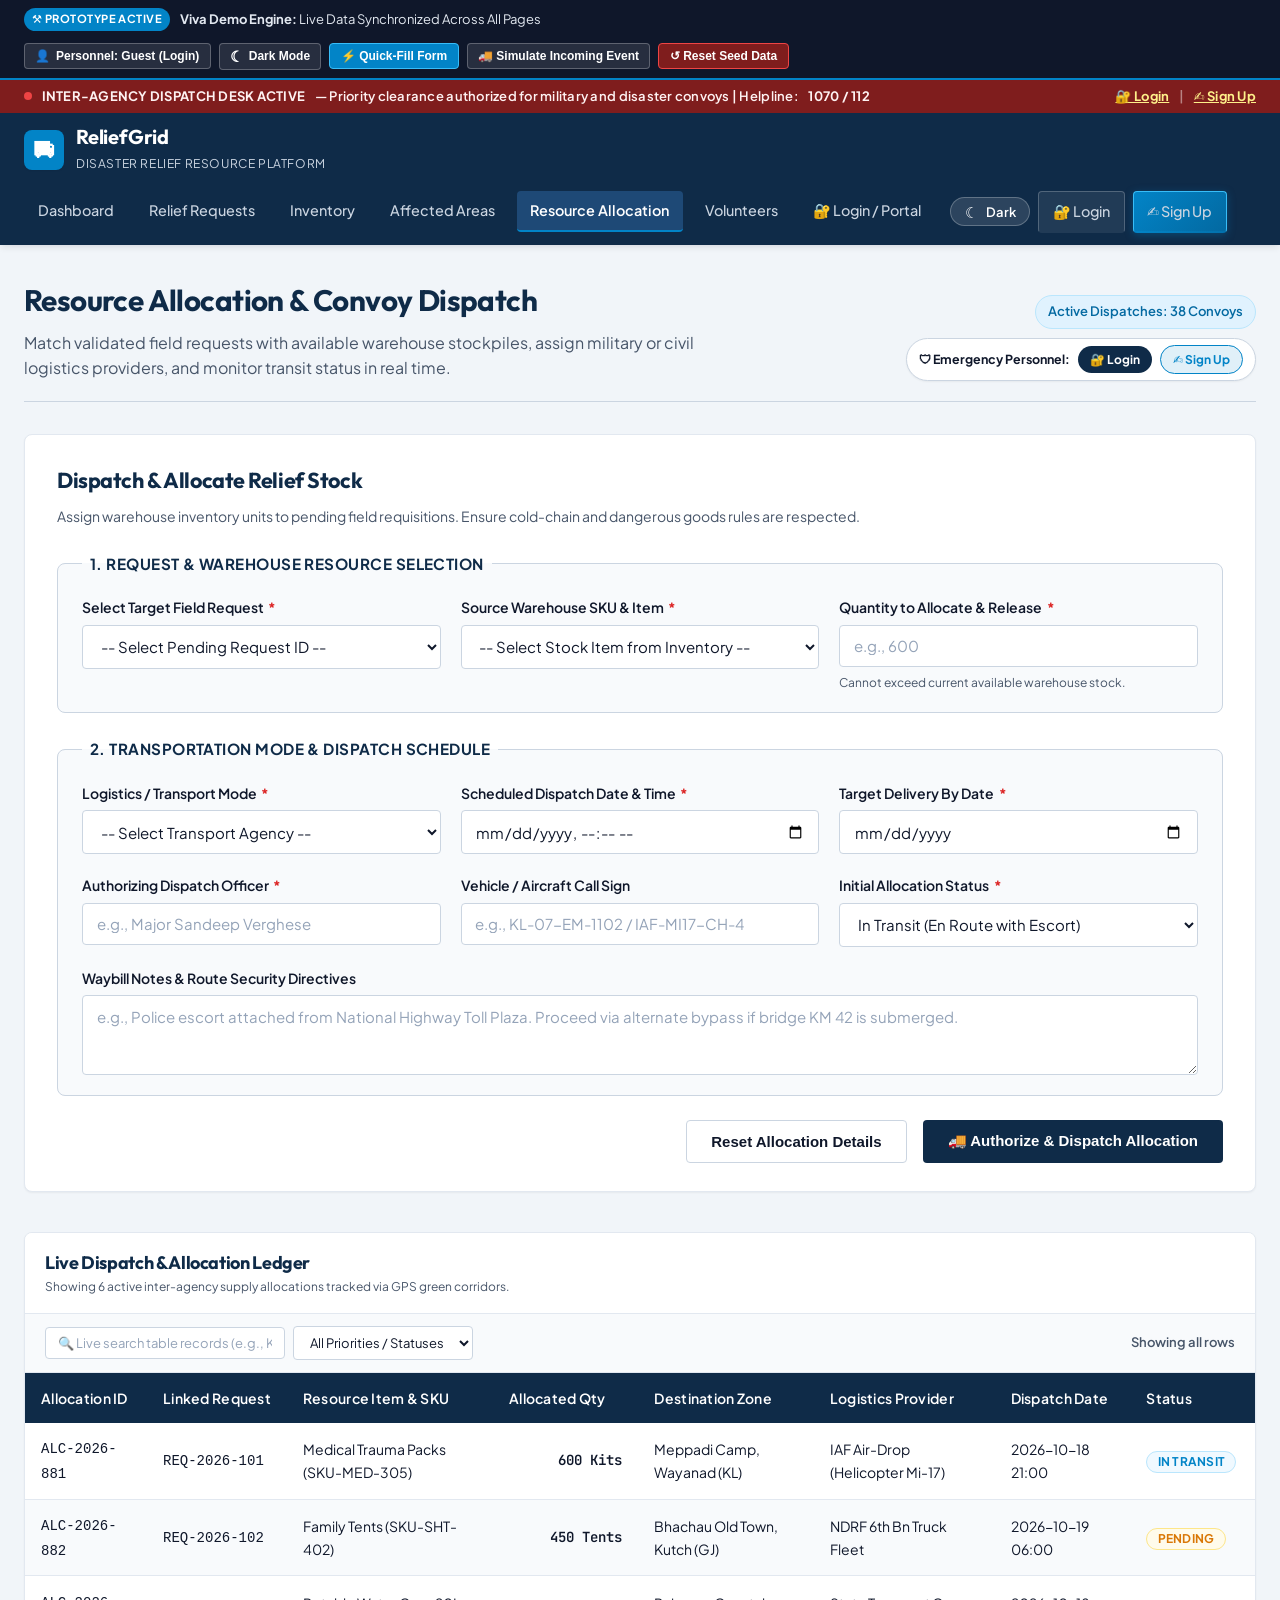
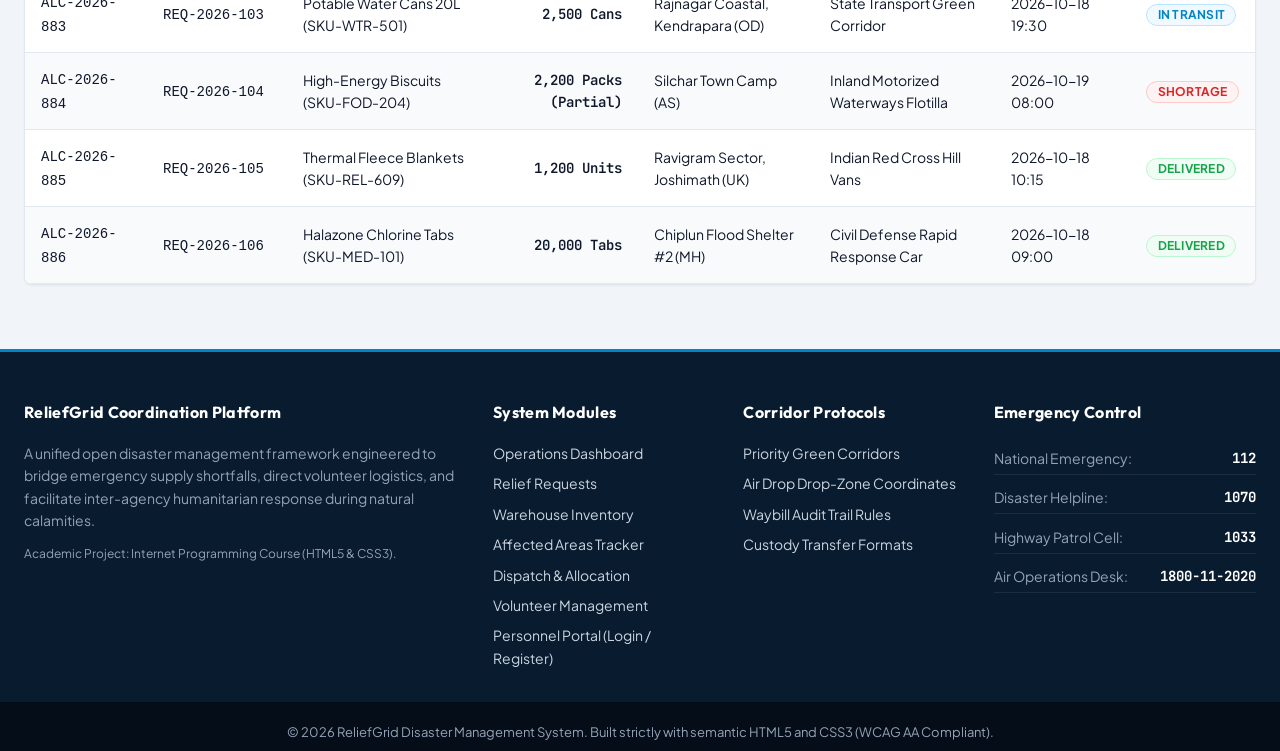
<file: allocation.html>
<!DOCTYPE html>
<html lang="en">
<head>
  <meta charset="UTF-8">
  <meta name="viewport" content="width=device-width, initial-scale=1.0">
  <meta name="description" content="ReliefGrid - Allocate Warehouse Supplies to Field Relief Requests and Track Convoys.">
  <title>ReliefGrid | Resource Allocation &amp; Dispatch</title>
  <link rel="stylesheet" href="style.css">
</head>
<body>

  <!-- Top Emergency Ribbon -->
  <aside class="top-emergency-bar" aria-label="Emergency Operations Announcement">
    <div class="emergency-bar-content">
      <span class="pulse-dot" aria-hidden="true"></span>
      <strong>INTER-AGENCY DISPATCH DESK ACTIVE</strong> &mdash; 
      Priority clearance authorized for military and disaster convoys | Helpline: <strong>1070 / 112</strong>
    </div>
    <div class="emergency-bar-auth">
      <a href="login.html" class="emergency-auth-link" id="top-bar-login-link" title="Sign In to Incident Command">&#128272; Login</a>
      <span class="emergency-auth-divider">|</span>
      <a href="login.html?tab=signup" class="emergency-auth-link" id="top-bar-signup-link" title="Register / Sign Up Personnel">&#9997; Sign Up</a>
    </div>
  </aside>

  <!-- Shared Header & Navigation -->
  <header class="site-header">
    <div class="header-container">
      <a href="index.html" class="brand" aria-label="ReliefGrid Home">
        <div class="brand-icon" aria-hidden="true">&#9951;</div>
        <div class="brand-text">
          <h1>ReliefGrid</h1>
          <span class="subtitle">Disaster Relief Resource Platform</span>
        </div>
      </a>

      <nav class="main-nav" aria-label="Primary Navigation">
        <ul>
          <li><a href="index.html">Dashboard</a></li>
          <li><a href="relief-requests.html">Relief Requests</a></li>
          <li><a href="inventory.html">Inventory</a></li>
          <li><a href="affected-areas.html">Affected Areas</a></li>
          <li><a href="allocation.html" class="active" aria-current="page">Resource Allocation</a></li>
          <li><a href="volunteers.html">Volunteers</a></li>
          <li><a href="login.html" class="nav-portal-link" title="Authorized Responder Portal">&#128272; Login / Portal</a></li>
          <li>
            <button type="button" class="theme-toggle-btn" id="header-theme-toggle" aria-label="Toggle Dark and Light Mode" title="Toggle Theme (Dark / Light)">
              <span class="theme-toggle-icon" aria-hidden="true">&#9790;</span>
              <span class="theme-toggle-text">Dark</span>
            </button>
          </li>
          <li class="nav-auth-item" id="header-auth-container">
            <div class="nav-auth-buttons">
              <a href="login.html" class="btn-nav-auth btn-nav-signin" id="btn-nav-signin" title="Sign In to Operational Console">
                <span class="btn-auth-icon">&#128272;</span>
                <span>Login</span>
              </a>
              <a href="login.html?tab=signup" class="btn-nav-auth btn-nav-signup" id="btn-nav-signup" title="Register / Sign Up Personnel">
                <span class="btn-auth-icon">&#9997;</span>
                <span>Sign Up</span>
              </a>
            </div>
          </li>
        </ul>
      </nav>
    </div>
  </header>

  <!-- Main Content Wrapper -->
  <main class="main-wrapper" id="main-content">

    <header class="page-intro">
      <div>
        <h2>Resource Allocation &amp; Convoy Dispatch</h2>
        <p>Match validated field requests with available warehouse stockpiles, assign military or civil logistics providers, and monitor transit status in real time.</p>
      </div>
      <div class="page-intro-right">
        <span class="page-badge">Active Dispatches: 38 Convoys</span>
        <div class="page-auth-prompt" id="page-auth-prompt">
          <span class="auth-prompt-text">&#128737; Emergency Personnel:</span>
          <a href="login.html" class="btn-prompt-login" id="prompt-login-btn" title="Sign In to Command Portal">&#128272; Login</a>
          <a href="login.html?tab=signup" class="btn-prompt-signup" id="prompt-signup-btn" title="Register New Responder">&#9997; Sign Up</a>
        </div>
      </div>
    </header>

    <!-- ===================================================================
         SECTION 1: RESOURCE ALLOCATION WORKFLOW FORM
         HTML5 form mapping inventory assets directly to field requests
         =================================================================== -->
    <section class="form-card" aria-labelledby="allocation-form-heading">
      <h3 id="allocation-form-heading">Dispatch &amp; Allocate Relief Stock</h3>
      <p class="form-subtitle">Assign warehouse inventory units to pending field requisitions. Ensure cold-chain and dangerous goods rules are respected.</p>

      <form action="#" method="post" autocomplete="on">
        
        <!-- Fieldset 1: Linking Request to Stock Item -->
        <fieldset>
          <legend>1. Request &amp; Warehouse Resource Selection</legend>
          <div class="form-grid">

            <div class="form-group">
              <label for="target-request">Select Target Field Request <span class="required-indicator">*</span></label>
              <select id="target-request" name="target_request" required>
                <option value="" disabled selected>-- Select Pending Request ID --</option>
                <optgroup label="Critical Priority (Code Red)">
                  <option value="REQ-2026-101 | Wayanad (Trauma Kits)">REQ-2026-101 &mdash; Meppadi, Wayanad (Trauma Kits: 600 Needed)</option>
                  <option value="REQ-2026-102 | Bhachau (Family Tents)">REQ-2026-102 &mdash; Bhachau, Kutch (Family Tents: 450 Needed)</option>
                </optgroup>
                <optgroup label="High Priority (Orange)">
                  <option value="REQ-2026-103 | Kendrapara (Drinking Water)">REQ-2026-103 &mdash; Rajnagar, Kendrapara (Water: 2,500 Cans Needed)</option>
                  <option value="REQ-2026-104 | Silchar (Rations)">REQ-2026-104 &mdash; Silchar Town, Assam (Rations: 5,000 Packs Needed)</option>
                </optgroup>
                <optgroup label="Medium / Routine Priority">
                  <option value="REQ-2026-105 | Joshimath (Blankets)">REQ-2026-105 &mdash; Joshimath, UK (Thermal Blankets: 1,200 Needed)</option>
                  <option value="REQ-2026-106 | Chiplun (Chlorine Tabs)">REQ-2026-106 &mdash; Chiplun, MH (Chlorine Tablets: 20,000 Needed)</option>
                </optgroup>
              </select>
            </div>

            <div class="form-group">
              <label for="source-resource">Source Warehouse SKU &amp; Item <span class="required-indicator">*</span></label>
              <select id="source-resource" name="source_resource" required>
                <option value="" disabled selected>-- Select Stock Item from Inventory --</option>
                <option value="SKU-MED-101 | Halazone Water Tabs (142,000 Available)">SKU-MED-101 &mdash; Halazone Water Tablets (Ernakulam Hub - 142k Avail)</option>
                <option value="SKU-FOD-204 | High-Energy Biscuits (7,200 Cartons Available)">SKU-FOD-204 &mdash; High-Energy Biscuits (Guwahati Hub - 7.2k Avail)</option>
                <option value="SKU-MED-305 | IV Saline Packs (1,450 Bags Available)">SKU-MED-305 &mdash; IV Saline Fluid Bags (Ahmedabad Depot - 1,450 Avail)</option>
                <option value="SKU-SHT-402 | 10-Person Family Tents (850 Available)">SKU-SHT-402 &mdash; 10-Person Family Tents (Dehradun Hub - 850 Avail)</option>
                <option value="SKU-WTR-501 | Potable Water Cans 20L (4,800 Available)">SKU-WTR-501 &mdash; 20L Water Jerry Cans (Bhubaneswar Hub - 4.8k Avail)</option>
                <option value="SKU-REL-609 | Thermal Fleece Blankets (19,500 Available)">SKU-REL-609 &mdash; Thermal Fleece Blankets (Chandigarh Hub - 19.5k Avail)</option>
              </select>
            </div>

            <div class="form-group">
              <label for="allocated-quantity">Quantity to Allocate &amp; Release <span class="required-indicator">*</span></label>
              <input 
                type="number" 
                id="allocated-quantity" 
                name="allocated_quantity" 
                placeholder="e.g., 600" 
                min="1" 
                max="50000" 
                step="1" 
                required
              >
              <span class="field-help">Cannot exceed current available warehouse stock.</span>
            </div>

          </div>
        </fieldset>

        <!-- Fieldset 2: Logistics & Transportation Details -->
        <fieldset>
          <legend>2. Transportation Mode &amp; Dispatch Schedule</legend>
          <div class="form-grid">

            <div class="form-group">
              <label for="transport-mode">Logistics / Transport Mode <span class="required-indicator">*</span></label>
              <select id="transport-mode" name="transport_mode" required>
                <option value="" disabled selected>-- Select Transport Agency --</option>
                <option value="NDRF Heavy All-Terrain Convoy">NDRF Heavy All-Terrain Truck Convoy</option>
                <option value="Indian Air Force Mi-17 Air-Drop">Indian Air Force (IAF) Mi-17 Air-Drop Helicopter</option>
                <option value="Indian Red Cross Rapid Supply Van">Indian Red Cross Rapid Supply Van</option>
                <option value="State Transport Fleet (Express Corridor)">State Road Transport Fleet (Emergency Green Corridor)</option>
                <option value="Inland Waterways Boat Flotilla">Inland Waterways Motorized Boat Flotilla</option>
              </select>
            </div>

            <div class="form-group">
              <label for="dispatch-datetime">Scheduled Dispatch Date &amp; Time <span class="required-indicator">*</span></label>
              <input 
                type="datetime-local" 
                id="dispatch-datetime" 
                name="dispatch_datetime" 
                required
              >
            </div>

            <div class="form-group">
              <label for="estimated-delivery">Target Delivery By Date <span class="required-indicator">*</span></label>
              <input 
                type="date" 
                id="estimated-delivery" 
                name="estimated_delivery" 
                min="2026-10-18" 
                required
              >
            </div>

            <div class="form-group">
              <label for="dispatch-officer">Authorizing Dispatch Officer <span class="required-indicator">*</span></label>
              <input 
                type="text" 
                id="dispatch-officer" 
                name="dispatch_officer" 
                placeholder="e.g., Major Sandeep Verghese" 
                required
              >
            </div>

            <div class="form-group">
              <label for="vehicle-reg">Vehicle / Aircraft Call Sign</label>
              <input 
                type="text" 
                id="vehicle-reg" 
                name="vehicle_reg" 
                placeholder="e.g., KL-07-EM-1102 / IAF-MI17-CH-4"
              >
            </div>

            <div class="form-group">
              <label for="initial-status">Initial Allocation Status <span class="required-indicator">*</span></label>
              <select id="initial-status" name="initial_status" required>
                <option value="Pending">Pending (Staged at Loading Bay)</option>
                <option value="In Transit" selected>In Transit (En Route with Escort)</option>
                <option value="Delivered">Delivered (Handed to District Nodal Officer)</option>
              </select>
            </div>

          </div>

          <div class="form-group span-full" style="margin-top: 1.25rem;">
            <label for="transit-instructions">Waybill Notes &amp; Route Security Directives</label>
            <textarea 
              id="transit-instructions" 
              name="transit_instructions" 
              rows="3" 
              placeholder="e.g., Police escort attached from National Highway Toll Plaza. Proceed via alternate bypass if bridge KM 42 is submerged."
            ></textarea>
          </div>

        </fieldset>

        <div class="form-actions">
          <button type="reset" class="btn btn-secondary">Reset Allocation Details</button>
          <button type="submit" class="btn btn-primary">&#128666; Authorize &amp; Dispatch Allocation</button>
        </div>

      </form>
    </section>

    <!-- ===================================================================
         SECTION 2: ALLOCATION HISTORY & DISPATCH LEDGER TABLE
         Sticky headers, zebra striping, status badges (Pending, In Transit, Delivered)
         =================================================================== -->
    <section class="table-container" aria-labelledby="allocation-history-heading">
      <header class="table-header-bar">
        <div>
          <h3 id="allocation-history-heading">Live Dispatch &amp; Allocation Ledger</h3>
          <p class="field-help">Showing 6 active inter-agency supply allocations tracked via GPS green corridors.</p>
        </div>
      </header>

      <div class="table-responsive">
        <table class="data-table" summary="Record of resource dispatches including allocation ID, target request, items, transport mode, and delivery status">
          <thead>
            <tr>
              <th scope="col">Allocation ID</th>
              <th scope="col">Linked Request</th>
              <th scope="col">Resource Item &amp; SKU</th>
              <th scope="col">Allocated Qty</th>
              <th scope="col">Destination Zone</th>
              <th scope="col">Logistics Provider</th>
              <th scope="col">Dispatch Date</th>
              <th scope="col">Status</th>
            </tr>
          </thead>
          <tbody>
            <!-- Row 1: In Transit -->
            <tr>
              <td><code>ALC-2026-881</code></td>
              <td><code>REQ-2026-101</code></td>
              <td>Medical Trauma Packs (SKU-MED-305)</td>
              <td class="cell-number">600 Kits</td>
              <td>Meppadi Camp, Wayanad (KL)</td>
              <td>IAF Air-Drop (Helicopter Mi-17)</td>
              <td>18-Oct-2026 21:00</td>
              <td><span class="badge badge-progress">In Transit</span></td>
            </tr>

            <!-- Row 2: Pending -->
            <tr>
              <td><code>ALC-2026-882</code></td>
              <td><code>REQ-2026-102</code></td>
              <td>Family Tents (SKU-SHT-402)</td>
              <td class="cell-number">450 Tents</td>
              <td>Bhachau Old Town, Kutch (GJ)</td>
              <td>NDRF 6th Bn Truck Fleet</td>
              <td>19-Oct-2026 06:00</td>
              <td><span class="badge badge-pending">Pending</span></td>
            </tr>

            <!-- Row 3: In Transit -->
            <tr>
              <td><code>ALC-2026-883</code></td>
              <td><code>REQ-2026-103</code></td>
              <td>Potable Water Cans 20L (SKU-WTR-501)</td>
              <td class="cell-number">2,500 Cans</td>
              <td>Rajnagar Coastal, Kendrapara (OD)</td>
              <td>State Transport Green Corridor</td>
              <td>18-Oct-2026 19:30</td>
              <td><span class="badge badge-progress">In Transit</span></td>
            </tr>

            <!-- Row 4: Shortage / Pending -->
            <tr>
              <td><code>ALC-2026-884</code></td>
              <td><code>REQ-2026-104</code></td>
              <td>High-Energy Biscuits (SKU-FOD-204)</td>
              <td class="cell-number">2,200 Packs <small>(Partial)</small></td>
              <td>Silchar Town Camp (AS)</td>
              <td>Inland Motorized Waterways Flotilla</td>
              <td>19-Oct-2026 08:00</td>
              <td><span class="badge badge-shortage">Shortage</span></td>
            </tr>

            <!-- Row 5: Delivered -->
            <tr>
              <td><code>ALC-2026-885</code></td>
              <td><code>REQ-2026-105</code></td>
              <td>Thermal Fleece Blankets (SKU-REL-609)</td>
              <td class="cell-number">1,200 Units</td>
              <td>Ravigram Sector, Joshimath (UK)</td>
              <td>Indian Red Cross Hill Vans</td>
              <td>18-Oct-2026 10:15</td>
              <td><span class="badge badge-delivered">Delivered</span></td>
            </tr>

            <!-- Row 6: Delivered -->
            <tr>
              <td><code>ALC-2026-886</code></td>
              <td><code>REQ-2026-106</code></td>
              <td>Halazone Chlorine Tabs (SKU-MED-101)</td>
              <td class="cell-number">20,000 Tabs</td>
              <td>Chiplun Flood Shelter #2 (MH)</td>
              <td>Civil Defense Rapid Response Car</td>
              <td>18-Oct-2026 09:00</td>
              <td><span class="badge badge-delivered">Delivered</span></td>
            </tr>
          </tbody>
        </table>
      </div>
    </section>

  </main>

  <!-- Shared Site Footer -->
  <footer class="site-footer">
    <div class="footer-top">
      <div class="footer-col">
        <h4>ReliefGrid Coordination Platform</h4>
        <p>A unified open disaster management framework engineered to bridge emergency supply shortfalls, direct volunteer logistics, and facilitate inter-agency humanitarian response during natural calamities.</p>
        <p class="field-help" style="color:#94a3b8;">Academic Project: Internet Programming Course (HTML5 &amp; CSS3).</p>
      </div>

      <div class="footer-col">
        <h4>System Modules</h4>
        <ul class="footer-links">
          <li><a href="index.html">Operations Dashboard</a></li>
          <li><a href="relief-requests.html">Relief Requests</a></li>
          <li><a href="inventory.html">Warehouse Inventory</a></li>
          <li><a href="affected-areas.html">Affected Areas Tracker</a></li>
          <li><a href="allocation.html">Dispatch &amp; Allocation</a></li>
          <li><a href="volunteers.html">Volunteer Management</a></li>
          <li><a href="login.html">Personnel Portal (Login / Register)</a></li>
        </ul>
      </div>

      <div class="footer-col">
        <h4>Corridor Protocols</h4>
        <ul class="footer-links">
          <li><a href="#main-content">Priority Green Corridors</a></li>
          <li><a href="#main-content">Air Drop Drop-Zone Coordinates</a></li>
          <li><a href="#main-content">Waybill Audit Trail Rules</a></li>
          <li><a href="#main-content">Custody Transfer Formats</a></li>
        </ul>
      </div>

      <div class="footer-col">
        <h4>Emergency Control</h4>
        <ul class="emergency-hotlines">
          <li>National Emergency: <span>112</span></li>
          <li>Disaster Helpline: <span>1070</span></li>
          <li>Highway Patrol Cell: <span>1033</span></li>
          <li>Air Operations Desk: <span>1800-11-2020</span></li>
        </ul>
      </div>
    </div>
    <div class="footer-bottom">
      <p>&copy; 2026 ReliefGrid Disaster Management System. Built strictly with semantic HTML5 and CSS3 (WCAG AA Compliant).</p>
    </div>
  </footer>

  <!-- Interactive Prototype Engine -->
  <script src="prototype.js"></script>
</body>
</html>
</file>
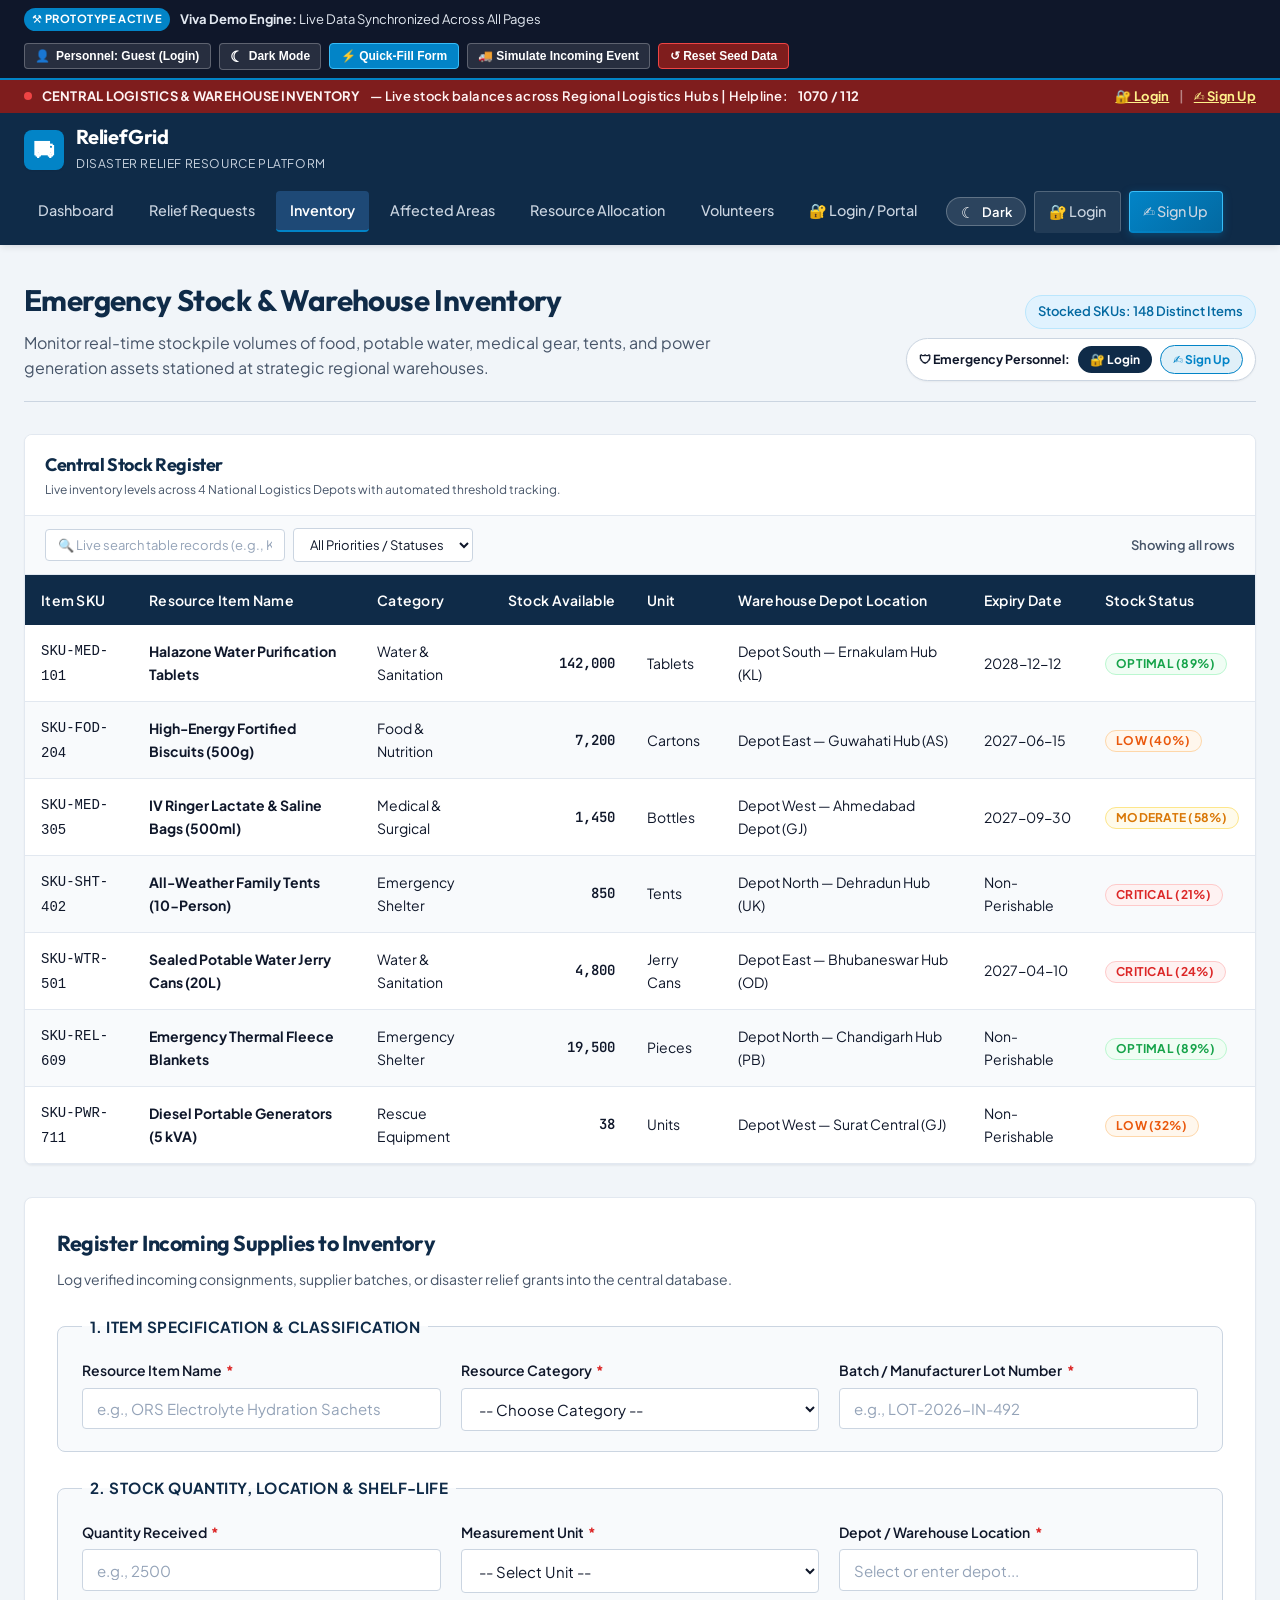
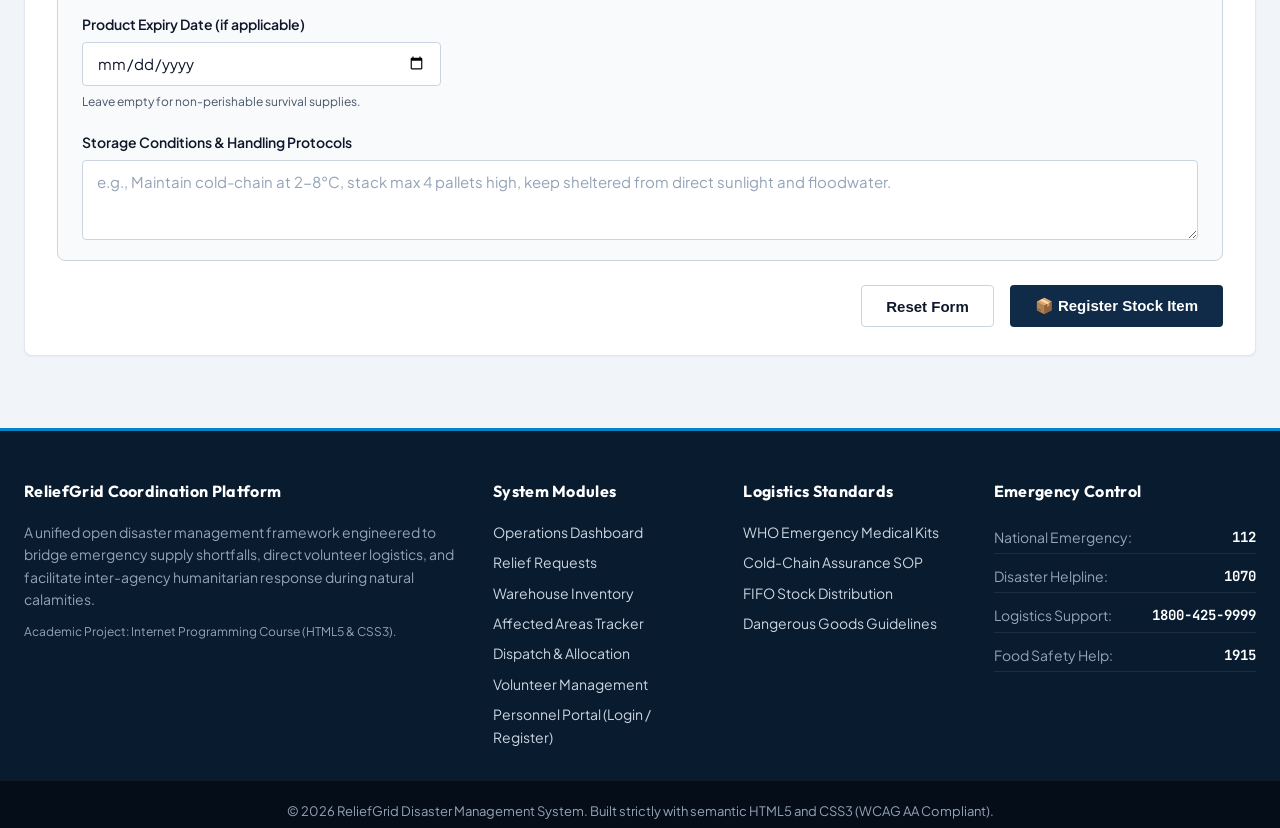
<file: inventory.html>
<!DOCTYPE html>
<html lang="en">
<head>
  <meta charset="UTF-8">
  <meta name="viewport" content="width=device-width, initial-scale=1.0">
  <meta name="description" content="ReliefGrid - Central Emergency Supplies Warehouse and Logistics Inventory.">
  <title>ReliefGrid | Resource Inventory Management</title>
  <link rel="stylesheet" href="style.css">
</head>
<body>

  <!-- Top Emergency Ribbon -->
  <aside class="top-emergency-bar" aria-label="Emergency Operations Announcement">
    <div class="emergency-bar-content">
      <span class="pulse-dot" aria-hidden="true"></span>
      <strong>CENTRAL LOGISTICS &amp; WAREHOUSE INVENTORY</strong> &mdash; 
      Live stock balances across Regional Logistics Hubs | Helpline: <strong>1070 / 112</strong>
    </div>
    <div class="emergency-bar-auth">
      <a href="login.html" class="emergency-auth-link" id="top-bar-login-link" title="Sign In to Incident Command">&#128272; Login</a>
      <span class="emergency-auth-divider">|</span>
      <a href="login.html?tab=signup" class="emergency-auth-link" id="top-bar-signup-link" title="Register / Sign Up Personnel">&#9997; Sign Up</a>
    </div>
  </aside>

  <!-- Shared Header & Navigation -->
  <header class="site-header">
    <div class="header-container">
      <a href="index.html" class="brand" aria-label="ReliefGrid Home">
        <div class="brand-icon" aria-hidden="true">&#9951;</div>
        <div class="brand-text">
          <h1>ReliefGrid</h1>
          <span class="subtitle">Disaster Relief Resource Platform</span>
        </div>
      </a>

      <nav class="main-nav" aria-label="Primary Navigation">
        <ul>
          <li><a href="index.html">Dashboard</a></li>
          <li><a href="relief-requests.html">Relief Requests</a></li>
          <li><a href="inventory.html" class="active" aria-current="page">Inventory</a></li>
          <li><a href="affected-areas.html">Affected Areas</a></li>
          <li><a href="allocation.html">Resource Allocation</a></li>
          <li><a href="volunteers.html">Volunteers</a></li>
          <li><a href="login.html" class="nav-portal-link" title="Authorized Responder Portal">&#128272; Login / Portal</a></li>
          <li>
            <button type="button" class="theme-toggle-btn" id="header-theme-toggle" aria-label="Toggle Dark and Light Mode" title="Toggle Theme (Dark / Light)">
              <span class="theme-toggle-icon" aria-hidden="true">&#9790;</span>
              <span class="theme-toggle-text">Dark</span>
            </button>
          </li>
          <li class="nav-auth-item" id="header-auth-container">
            <div class="nav-auth-buttons">
              <a href="login.html" class="btn-nav-auth btn-nav-signin" id="btn-nav-signin" title="Sign In to Operational Console">
                <span class="btn-auth-icon">&#128272;</span>
                <span>Login</span>
              </a>
              <a href="login.html?tab=signup" class="btn-nav-auth btn-nav-signup" id="btn-nav-signup" title="Register / Sign Up Personnel">
                <span class="btn-auth-icon">&#9997;</span>
                <span>Sign Up</span>
              </a>
            </div>
          </li>
        </ul>
      </nav>
    </div>
  </header>

  <!-- Main Content Wrapper -->
  <main class="main-wrapper" id="main-content">

    <header class="page-intro">
      <div>
        <h2>Emergency Stock &amp; Warehouse Inventory</h2>
        <p>Monitor real-time stockpile volumes of food, potable water, medical gear, tents, and power generation assets stationed at strategic regional warehouses.</p>
      </div>
      <div class="page-intro-right">
        <span class="page-badge">Stocked SKUs: 148 Distinct Items</span>
        <div class="page-auth-prompt" id="page-auth-prompt">
          <span class="auth-prompt-text">&#128737; Emergency Personnel:</span>
          <a href="login.html" class="btn-prompt-login" id="prompt-login-btn" title="Sign In to Command Portal">&#128272; Login</a>
          <a href="login.html?tab=signup" class="btn-prompt-signup" id="prompt-signup-btn" title="Register New Responder">&#9997; Sign Up</a>
        </div>
      </div>
    </header>

    <!-- ===================================================================
         SECTION 1: RESOURCE INVENTORY DATA TABLE
         Contains at least 6 detailed realistic emergency supplies rows.
         Sticky header, zebra rows, stock status indicators.
         =================================================================== -->
    <section class="table-container" aria-labelledby="inventory-table-heading">
      <header class="table-header-bar">
        <div>
          <h3 id="inventory-table-heading">Central Stock Register</h3>
          <p class="field-help">Live inventory levels across 4 National Logistics Depots with automated threshold tracking.</p>
        </div>
      </header>

      <div class="table-responsive">
        <table class="data-table" summary="Stock inventory register showing item codes, quantities, warehouse locations, expiry dates and stock levels">
          <thead>
            <tr>
              <th scope="col">Item SKU</th>
              <th scope="col">Resource Item Name</th>
              <th scope="col">Category</th>
              <th scope="col">Stock Available</th>
              <th scope="col">Unit</th>
              <th scope="col">Warehouse Depot Location</th>
              <th scope="col">Expiry Date</th>
              <th scope="col">Stock Status</th>
            </tr>
          </thead>
          <tbody>
            <!-- Row 1: Water Purification -->
            <tr>
              <td><code>SKU-MED-101</code></td>
              <td><strong>Halazone Water Purification Tablets</strong></td>
              <td>Water &amp; Sanitation</td>
              <td class="cell-number">142,000</td>
              <td>Tablets</td>
              <td>Depot South &mdash; Ernakulam Hub (KL)</td>
              <td>12-Dec-2028</td>
              <td><span class="badge badge-low">Optimal (85%)</span></td>
            </tr>

            <!-- Row 2: Rations -->
            <tr>
              <td><code>SKU-FOD-204</code></td>
              <td><strong>High-Energy Fortified Biscuits (500g)</strong></td>
              <td>Food &amp; Nutrition</td>
              <td class="cell-number">7,200</td>
              <td>Cartons</td>
              <td>Depot East &mdash; Guwahati Hub (AS)</td>
              <td>15-Jun-2027</td>
              <td><span class="badge badge-medium">Moderate (40%)</span></td>
            </tr>

            <!-- Row 3: Medical Fluids -->
            <tr>
              <td><code>SKU-MED-305</code></td>
              <td><strong>IV Ringer Lactate &amp; Saline Bags (500ml)</strong></td>
              <td>Medical &amp; Surgical</td>
              <td class="cell-number">1,450</td>
              <td>Bottles</td>
              <td>Depot West &mdash; Ahmedabad Depot (GJ)</td>
              <td>30-Sep-2027</td>
              <td><span class="badge badge-medium">Moderate (58%)</span></td>
            </tr>

            <!-- Row 4: Shelter Tents -->
            <tr>
              <td><code>SKU-SHT-402</code></td>
              <td><strong>All-Weather Family Tents (10-Person)</strong></td>
              <td>Emergency Shelter</td>
              <td class="cell-number">850</td>
              <td>Tents</td>
              <td>Depot North &mdash; Dehradun Hub (UK)</td>
              <td>Non-Perishable</td>
              <td><span class="badge badge-critical">Critical (21%)</span></td>
            </tr>

            <!-- Row 5: Drinking Water Cans -->
            <tr>
              <td><code>SKU-WTR-501</code></td>
              <td><strong>Sealed Potable Water Jerry Cans (20L)</strong></td>
              <td>Water &amp; Sanitation</td>
              <td class="cell-number">4,800</td>
              <td>Jerry Cans</td>
              <td>Depot East &mdash; Bhubaneswar Hub (OD)</td>
              <td>10-Apr-2027</td>
              <td><span class="badge badge-critical">Critical (24%)</span></td>
            </tr>

            <!-- Row 6: Thermal Blankets -->
            <tr>
              <td><code>SKU-REL-609</code></td>
              <td><strong>Emergency Thermal Fleece Blankets</strong></td>
              <td>Emergency Shelter</td>
              <td class="cell-number">19,500</td>
              <td>Pieces</td>
              <td>Depot North &mdash; Chandigarh Hub (PB)</td>
              <td>Non-Perishable</td>
              <td><span class="badge badge-low">Surplus (88%)</span></td>
            </tr>

            <!-- Row 7: Power Generators -->
            <tr>
              <td><code>SKU-PWR-711</code></td>
              <td><strong>Diesel Portable Generators (5 kVA)</strong></td>
              <td>Rescue Equipment</td>
              <td class="cell-number">38</td>
              <td>Units</td>
              <td>Depot West &mdash; Surat Central (GJ)</td>
              <td>Non-Perishable</td>
              <td><span class="badge badge-high">Low (32%)</span></td>
            </tr>
          </tbody>
        </table>
      </div>
    </section>

    <!-- ===================================================================
         SECTION 2: "ADD RESOURCE" INVENTORY FORM
         Allows warehouse operators to register incoming aid donations & supplies.
         =================================================================== -->
    <section class="form-card" aria-labelledby="add-resource-heading">
      <h3 id="add-resource-heading">Register Incoming Supplies to Inventory</h3>
      <p class="form-subtitle">Log verified incoming consignments, supplier batches, or disaster relief grants into the central database.</p>

      <form action="#" method="post" autocomplete="on">
        
        <!-- Fieldset 1: Item Identification -->
        <fieldset>
          <legend>1. Item Specification &amp; Classification</legend>
          <div class="form-grid">

            <div class="form-group">
              <label for="resource-name">Resource Item Name <span class="required-indicator">*</span></label>
              <input 
                type="text" 
                id="resource-name" 
                name="resource_name" 
                placeholder="e.g., ORS Electrolyte Hydration Sachets" 
                required 
                minlength="3" 
                maxlength="80"
              >
            </div>

            <div class="form-group">
              <label for="item-category">Resource Category <span class="required-indicator">*</span></label>
              <select id="item-category" name="item_category" required>
                <option value="" disabled selected>-- Choose Category --</option>
                <optgroup label="Life Sustenance">
                  <option value="Food & Nutrition">Food &amp; Nutrition</option>
                  <option value="Water & Sanitation">Water &amp; Sanitation</option>
                  <option value="Infant Care & Nutrition">Infant Care &amp; Nutrition</option>
                </optgroup>
                <optgroup label="Healthcare & Protection">
                  <option value="Medical & Surgical">Medical &amp; Surgical Drugs</option>
                  <option value="Trauma Care & First Aid">Trauma Care &amp; First Aid</option>
                  <option value="Emergency Shelter">Emergency Shelter &amp; Bedding</option>
                </optgroup>
                <optgroup label="Search & Operations">
                  <option value="Rescue Equipment">Rescue Gear &amp; Boats</option>
                  <option value="Power & Lighting">Power Generators &amp; Solar Lights</option>
                  <option value="Communication Assets">VHF Radios &amp; Satellite Kits</option>
                </optgroup>
              </select>
            </div>

            <div class="form-group">
              <label for="batch-lot-number">Batch / Manufacturer Lot Number <span class="required-indicator">*</span></label>
              <input 
                type="text" 
                id="batch-lot-number" 
                name="batch_lot_number" 
                placeholder="e.g., LOT-2026-IN-492" 
                required
                pattern="^[A-Za-z0-9\-_]+$"
                title="Only alphanumeric characters, dashes, and underscores allowed."
              >
            </div>

          </div>
        </fieldset>

        <!-- Fieldset 2: Volume, Unit & Location -->
        <fieldset>
          <legend>2. Stock Quantity, Location &amp; Shelf-Life</legend>
          <div class="form-grid">

            <div class="form-group">
              <label for="quantity-available">Quantity Received <span class="required-indicator">*</span></label>
              <input 
                type="number" 
                id="quantity-available" 
                name="quantity_available" 
                placeholder="e.g., 2500" 
                min="1" 
                max="1000000" 
                step="1" 
                required
              >
            </div>

            <div class="form-group">
              <label for="stock-unit">Measurement Unit <span class="required-indicator">*</span></label>
              <select id="stock-unit" name="stock_unit" required>
                <option value="" disabled selected>-- Select Unit --</option>
                <option value="Cartons / Cases">Cartons / Cases</option>
                <option value="Units / Pieces">Units / Pieces</option>
                <option value="Liters / Cans">Liters / Cans</option>
                <option value="Kits / Bags">Kits / Bags</option>
                <option value="Metric Tonnes">Metric Tonnes</option>
                <option value="Vials / Ampoules">Vials / Ampoules</option>
              </select>
            </div>

            <div class="form-group">
              <label for="warehouse-location">Depot / Warehouse Location <span class="required-indicator">*</span></label>
              <input 
                type="text" 
                id="warehouse-location" 
                name="warehouse_location" 
                list="depot-locations" 
                placeholder="Select or enter depot..." 
                required
              >
              <datalist id="depot-locations">
                <option value="Depot South - Ernakulam Central Hub (KL)">
                <option value="Depot West - Ahmedabad Logistics Depot (GJ)">
                <option value="Depot East - Bhubaneswar Humanitarian Base (OD)">
                <option value="Depot North - Dehradun Emergency Yard (UK)">
                <option value="Depot North-East - Guwahati Base (AS)">
                <option value="Depot Central - Nagpur Strategic Reserve (MH)">
              </datalist>
            </div>

            <div class="form-group">
              <label for="expiry-date">Product Expiry Date (if applicable)</label>
              <input 
                type="date" 
                id="expiry-date" 
                name="expiry_date" 
                min="2026-10-18"
              >
              <span class="field-help">Leave empty for non-perishable survival supplies.</span>
            </div>

          </div>

          <div class="form-group span-full" style="margin-top: 1.25rem;">
            <label for="storage-condition">Storage Conditions &amp; Handling Protocols</label>
            <textarea 
              id="storage-condition" 
              name="storage_condition" 
              rows="3" 
              placeholder="e.g., Maintain cold-chain at 2-8°C, stack max 4 pallets high, keep sheltered from direct sunlight and floodwater."
              maxlength="500"
            ></textarea>
          </div>

        </fieldset>

        <!-- Action Buttons -->
        <div class="form-actions">
          <button type="reset" class="btn btn-secondary">Reset Form</button>
          <button type="submit" class="btn btn-primary">&#128230; Register Stock Item</button>
        </div>

      </form>
    </section>

  </main>

  <!-- Shared Site Footer -->
  <footer class="site-footer">
    <div class="footer-top">
      <div class="footer-col">
        <h4>ReliefGrid Coordination Platform</h4>
        <p>A unified open disaster management framework engineered to bridge emergency supply shortfalls, direct volunteer logistics, and facilitate inter-agency humanitarian response during natural calamities.</p>
        <p class="field-help" style="color:#94a3b8;">Academic Project: Internet Programming Course (HTML5 &amp; CSS3).</p>
      </div>

      <div class="footer-col">
        <h4>System Modules</h4>
        <ul class="footer-links">
          <li><a href="index.html">Operations Dashboard</a></li>
          <li><a href="relief-requests.html">Relief Requests</a></li>
          <li><a href="inventory.html">Warehouse Inventory</a></li>
          <li><a href="affected-areas.html">Affected Areas Tracker</a></li>
          <li><a href="allocation.html">Dispatch &amp; Allocation</a></li>
          <li><a href="volunteers.html">Volunteer Management</a></li>
          <li><a href="login.html">Personnel Portal (Login / Register)</a></li>
        </ul>
      </div>

      <div class="footer-col">
        <h4>Logistics Standards</h4>
        <ul class="footer-links">
          <li><a href="#main-content">WHO Emergency Medical Kits</a></li>
          <li><a href="#main-content">Cold-Chain Assurance SOP</a></li>
          <li><a href="#main-content">FIFO Stock Distribution</a></li>
          <li><a href="#main-content">Dangerous Goods Guidelines</a></li>
        </ul>
      </div>

      <div class="footer-col">
        <h4>Emergency Control</h4>
        <ul class="emergency-hotlines">
          <li>National Emergency: <span>112</span></li>
          <li>Disaster Helpline: <span>1070</span></li>
          <li>Logistics Support: <span>1800-425-9999</span></li>
          <li>Food Safety Help: <span>1915</span></li>
        </ul>
      </div>
    </div>
    <div class="footer-bottom">
      <p>&copy; 2026 ReliefGrid Disaster Management System. Built strictly with semantic HTML5 and CSS3 (WCAG AA Compliant).</p>
    </div>
  </footer>

  <!-- Interactive Prototype Engine -->
  <script src="prototype.js"></script>
</body>
</html>
</file>
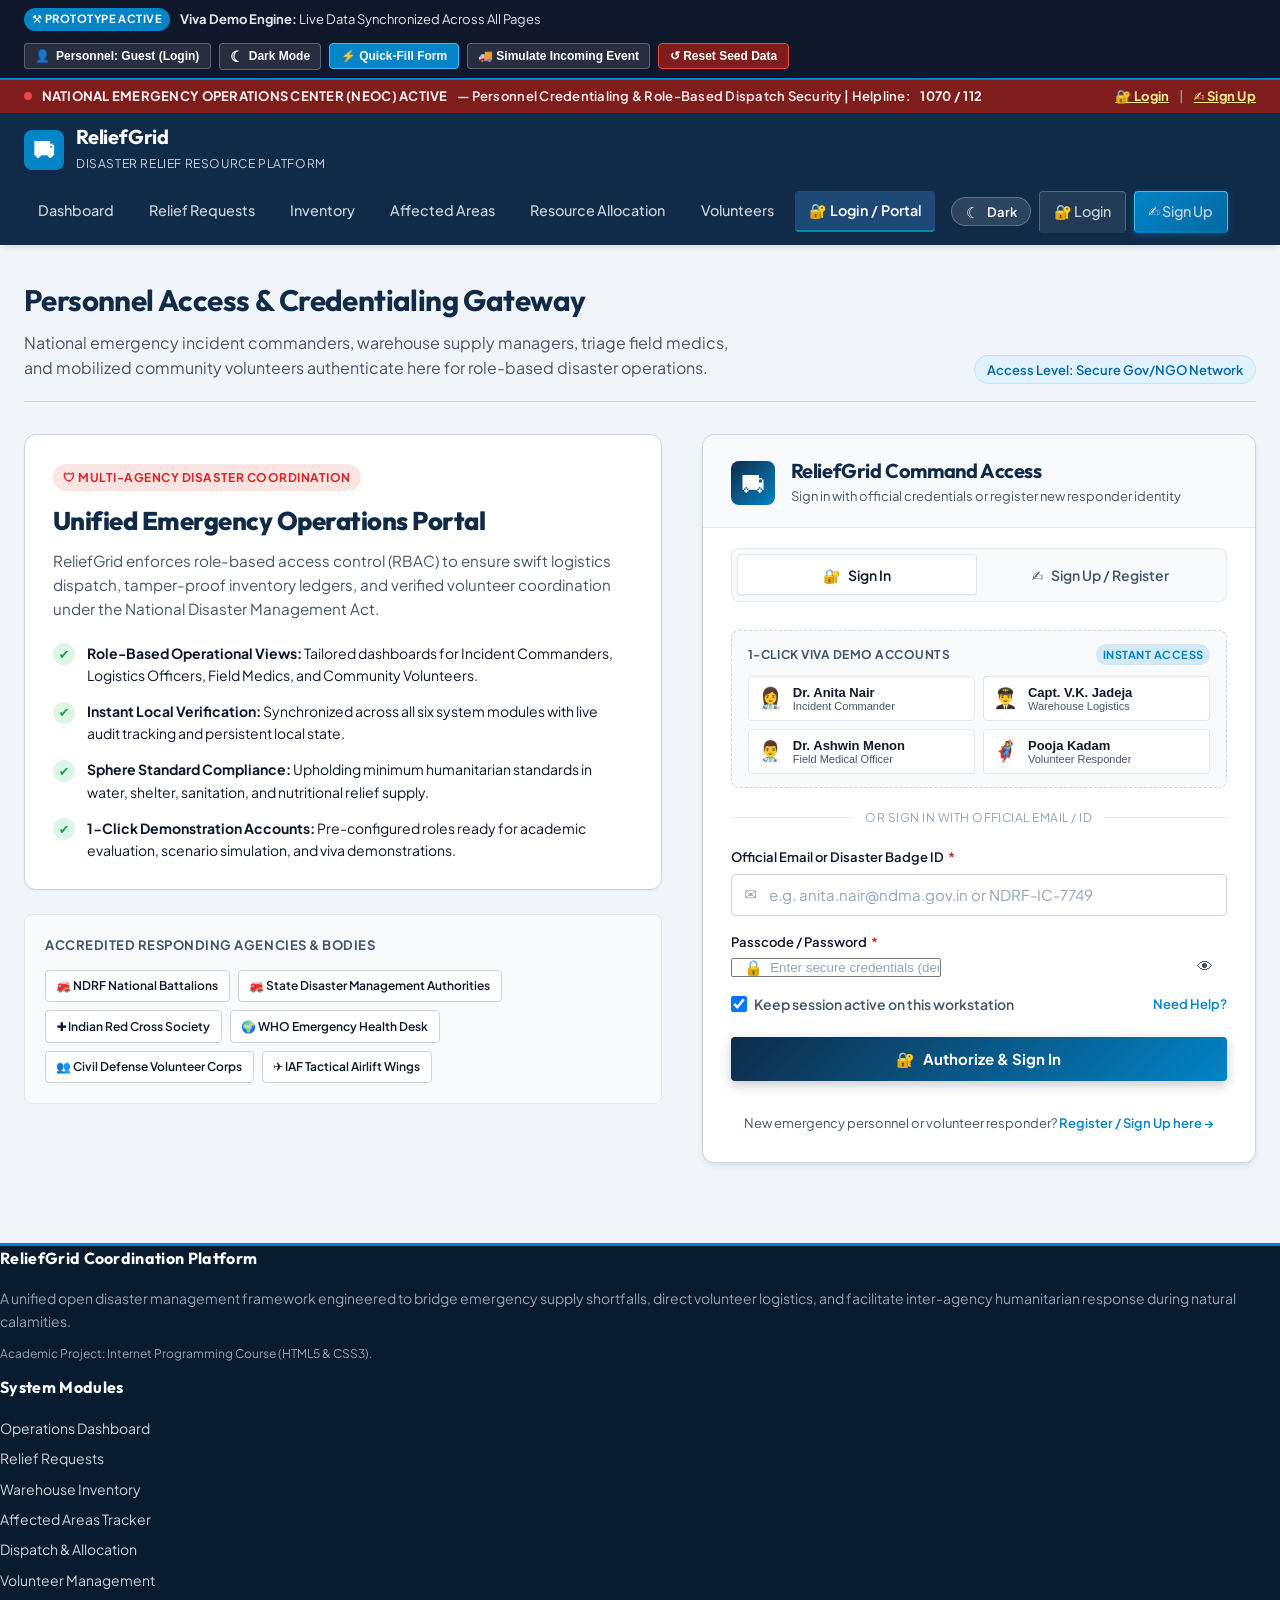
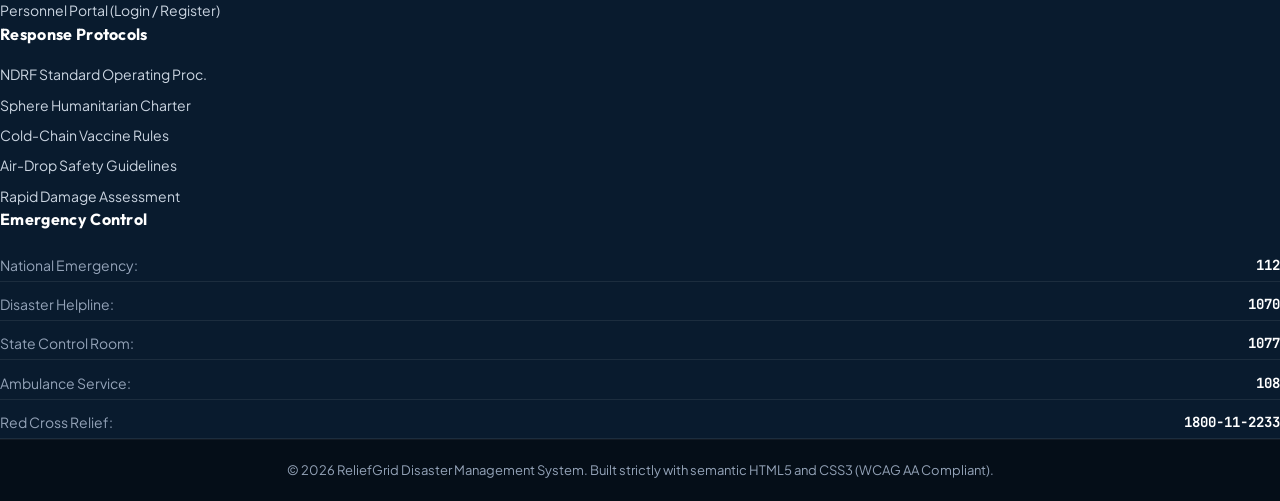
<file: login.html>
<!DOCTYPE html>
<html lang="en">
<head>
  <!-- Character Encoding and Responsive Viewport -->
  <meta charset="UTF-8">
  <meta name="viewport" content="width=device-width, initial-scale=1.0">
  <meta name="description" content="ReliefGrid - National Personnel Authentication and Responder Registration Portal for Disaster Operations.">
  <title>ReliefGrid | Personnel Portal &amp; Registration</title>
  <!-- Shared External Stylesheet -->
  <link rel="stylesheet" href="style.css">
</head>
<body>

  <!-- =======================================================================
       TOP EMERGENCY BANNER (National Emergency Alert Ribbon)
       ======================================================================= -->
  <aside class="top-emergency-bar" aria-label="Emergency Operations Announcement">
    <div class="emergency-bar-content">
      <span class="pulse-dot" aria-hidden="true"></span>
      <strong>NATIONAL EMERGENCY OPERATIONS CENTER (NEOC) ACTIVE</strong> &mdash; 
      Personnel Credentialing &amp; Role-Based Dispatch Security | Helpline: <strong>1070 / 112</strong>
    </div>
    <div class="emergency-bar-auth">
      <a href="login.html" class="emergency-auth-link" id="top-bar-login-link" title="Sign In to Incident Command">&#128272; Login</a>
      <span class="emergency-auth-divider">|</span>
      <a href="login.html?tab=signup" class="emergency-auth-link" id="top-bar-signup-link" title="Register / Sign Up Personnel">&#9997; Sign Up</a>
    </div>
  </aside>

  <!-- =======================================================================
       SHARED SITE HEADER & NAVIGATION
       ======================================================================= -->
  <header class="site-header">
    <div class="header-container">
      <!-- Platform Branding -->
      <a href="index.html" class="brand" aria-label="ReliefGrid Home">
        <div class="brand-icon" aria-hidden="true">&#9951;</div>
        <div class="brand-text">
          <h1>ReliefGrid</h1>
          <span class="subtitle">Disaster Relief Resource Platform</span>
        </div>
      </a>

      <!-- Main Navigation Menu -->
      <nav class="main-nav" aria-label="Primary Navigation">
        <ul>
          <li><a href="index.html">Dashboard</a></li>
          <li><a href="relief-requests.html">Relief Requests</a></li>
          <li><a href="inventory.html">Inventory</a></li>
          <li><a href="affected-areas.html">Affected Areas</a></li>
          <li><a href="allocation.html">Resource Allocation</a></li>
          <li><a href="volunteers.html">Volunteers</a></li>
          <li><a href="login.html" class="active" aria-current="page" title="Personnel Login & Registration">&#128272; Login / Portal</a></li>
          <li>
            <button type="button" class="theme-toggle-btn" id="header-theme-toggle" aria-label="Toggle Dark and Light Mode" title="Toggle Theme (Dark / Light)">
              <span class="theme-toggle-icon" aria-hidden="true">&#9790;</span>
              <span class="theme-toggle-text">Dark</span>
            </button>
          </li>
          <li class="nav-auth-item" id="header-auth-container">
            <div class="nav-auth-buttons">
              <a href="login.html" class="btn-nav-auth btn-nav-signin" id="btn-nav-signin" title="Sign In to Operational Console">
                <span class="btn-auth-icon">&#128272;</span>
                <span>Login</span>
              </a>
              <a href="login.html?tab=signup" class="btn-nav-auth btn-nav-signup" id="btn-nav-signup" title="Register / Sign Up Personnel">
                <span class="btn-auth-icon">&#9997;</span>
                <span>Sign Up</span>
              </a>
            </div>
          </li>
        </ul>
      </nav>
    </div>
  </header>

  <!-- =======================================================================
       MAIN CONTENT CONTAINER
       ======================================================================= -->
  <main class="main-wrapper" id="main-content">

    <!-- Page Header / Intro Section -->
    <header class="page-intro">
      <div>
        <h2>Personnel Access &amp; Credentialing Gateway</h2>
        <p>National emergency incident commanders, warehouse supply managers, triage field medics, and mobilized community volunteers authenticate here for role-based disaster operations.</p>
      </div>
      <div>
        <span class="page-badge">Access Level: Secure Gov/NGO Network</span>
      </div>
    </header>

    <!-- ===================================================================
         TWO-COLUMN AUTH PORTAL GRID
         =================================================================== -->
    <div class="auth-portal-grid">
      
      <!-- Left Column: Operations & Security Context -->
      <section class="auth-portal-hero" aria-labelledby="portal-context-title">
        
        <div class="hero-security-card">
          <span class="hero-badge-tag">&#128737; Multi-Agency Disaster Coordination</span>
          <h2 id="portal-context-title">Unified Emergency Operations Portal</h2>
          <p>ReliefGrid enforces role-based access control (RBAC) to ensure swift logistics dispatch, tamper-proof inventory ledgers, and verified volunteer coordination under the National Disaster Management Act.</p>

          <ul class="hero-features-list">
            <li class="hero-feature-item">
              <span class="feature-check-icon">&#10004;</span>
              <div>
                <strong>Role-Based Operational Views:</strong>
                <span>Tailored dashboards for Incident Commanders, Logistics Officers, Field Medics, and Community Volunteers.</span>
              </div>
            </li>
            <li class="hero-feature-item">
              <span class="feature-check-icon">&#10004;</span>
              <div>
                <strong>Instant Local Verification:</strong>
                <span>Synchronized across all six system modules with live audit tracking and persistent local state.</span>
              </div>
            </li>
            <li class="hero-feature-item">
              <span class="feature-check-icon">&#10004;</span>
              <div>
                <strong>Sphere Standard Compliance:</strong>
                <span>Upholding minimum humanitarian standards in water, shelter, sanitation, and nutritional relief supply.</span>
              </div>
            </li>
            <li class="hero-feature-item">
              <span class="feature-check-icon">&#10004;</span>
              <div>
                <strong>1-Click Demonstration Accounts:</strong>
                <span>Pre-configured roles ready for academic evaluation, scenario simulation, and viva demonstrations.</span>
              </div>
            </li>
          </ul>
        </div>

        <!-- Verified Responding Agencies -->
        <div class="hero-agencies-card">
          <div class="agencies-title">Accredited Responding Agencies &amp; Bodies</div>
          <div class="agencies-pills-row">
            <span class="agency-pill">&#128658; NDRF National Battalions</span>
            <span class="agency-pill">&#128658; State Disaster Management Authorities</span>
            <span class="agency-pill">&#10010; Indian Red Cross Society</span>
            <span class="agency-pill">&#127757; WHO Emergency Health Desk</span>
            <span class="agency-pill">&#128101; Civil Defense Volunteer Corps</span>
            <span class="agency-pill">&#9992; IAF Tactical Airlift Wings</span>
          </div>
        </div>

      </section>

      <!-- Right Column: Authentication Card (Sign In & Sign Up) -->
      <section class="auth-portal-card-container" aria-label="Authentication and Registration">
        
        <!-- Logged-in View (Shown if session is already active) -->
        <div id="page-auth-logged-in" class="auth-logged-in-view" style="display: none;">
          <div class="auth-logged-in-avatar" id="page-user-avatar">&#128100;</div>
          <div>
            <h3 id="page-user-greeting">Authenticated Session Active</h3>
            <p id="page-user-sub" style="color: var(--color-text-muted); font-size: 0.9rem;">You are currently logged into the operational console.</p>
          </div>

          <div class="auth-session-details">
            <div class="meta-row">
              <span class="meta-label">Full Name:</span>
              <strong id="page-detail-name">--</strong>
            </div>
            <div class="meta-row">
              <span class="meta-label">Assigned Role:</span>
              <span id="page-detail-role" class="clearance-pill">--</span>
            </div>
            <div class="meta-row">
              <span class="meta-label">Agency:</span>
              <span id="page-detail-agency">--</span>
            </div>
            <div class="meta-row">
              <span class="meta-label">Official Badge:</span>
              <code id="page-detail-badge">--</code>
            </div>
            <div class="meta-row">
              <span class="meta-label">Clearance Level:</span>
              <span id="page-detail-clearance" class="clearance-pill">--</span>
            </div>
          </div>

          <div style="display: flex; gap: 0.75rem; width: 100%; margin-top: 0.5rem; flex-wrap: wrap;">
            <a href="index.html" class="btn btn-primary" style="flex: 1; text-align: center;">Go to Operations Dashboard &rarr;</a>
            <button type="button" class="btn btn-danger" id="btn-page-logout" style="flex: 1;">&#128682; Sign Out Session</button>
          </div>
        </div>

        <!-- Forms View (Shown if no active session or switching account) -->
        <div id="page-auth-forms-container">
          
          <div class="auth-modal-header" style="border-radius: var(--radius-lg) var(--radius-lg) 0 0;">
            <div class="auth-modal-icon">&#9951;</div>
            <div>
              <h3>ReliefGrid Command Access</h3>
              <p class="auth-modal-subtitle">Sign in with official credentials or register new responder identity</p>
            </div>
          </div>

          <!-- Segmented Tab Switch: Sign In vs Sign Up -->
          <div class="auth-tab-switch" role="tablist" aria-label="Portal Mode">
            <button type="button" class="auth-tab-btn active" id="page-tab-signin" role="tab" aria-selected="true" aria-controls="page-panel-signin">
              <span>&#128272;</span> Sign In
            </button>
            <button type="button" class="auth-tab-btn" id="page-tab-signup" role="tab" aria-selected="false" aria-controls="page-panel-signup">
              <span>&#9997;</span> Sign Up / Register
            </button>
          </div>

          <div class="auth-panel-body">
            
            <!-- Alert Banner Container -->
            <div id="page-auth-alert" style="display: none;"></div>

            <!-- =========================================================
                 TAB 1: SIGN IN PANEL
                 ========================================================= -->
            <div id="page-panel-signin" role="tabpanel" aria-labelledby="page-tab-signin">
              
              <!-- 1-Click Fast Demonstration Logins -->
              <div class="auth-demo-section">
                <div class="auth-demo-label">
                  <span>1-Click Viva Demo Accounts</span>
                  <span class="auth-demo-tag">Instant Access</span>
                </div>
                <div class="auth-demo-grid">
                  <button type="button" class="demo-account-card" data-demo-id="USR-CMD-01" title="Log in as Incident Commander">
                    <span class="demo-account-avatar">&#128105;&#8205;&#9877;&#65039;</span>
                    <div class="demo-account-info">
                      <div class="demo-account-name">Dr. Anita Nair</div>
                      <div class="demo-account-role">Incident Commander</div>
                    </div>
                  </button>

                  <button type="button" class="demo-account-card" data-demo-id="USR-LOG-02" title="Log in as Logistics Head">
                    <span class="demo-account-avatar">&#128104;&#8205;&#9992;&#65039;</span>
                    <div class="demo-account-info">
                      <div class="demo-account-name">Capt. V.K. Jadeja</div>
                      <div class="demo-account-role">Warehouse Logistics</div>
                    </div>
                  </button>

                  <button type="button" class="demo-account-card" data-demo-id="USR-MED-03" title="Log in as Medical Officer">
                    <span class="demo-account-avatar">&#128104;&#8205;&#9877;&#65039;</span>
                    <div class="demo-account-info">
                      <div class="demo-account-name">Dr. Ashwin Menon</div>
                      <div class="demo-account-role">Field Medical Officer</div>
                    </div>
                  </button>

                  <button type="button" class="demo-account-card" data-demo-id="USR-VOL-04" title="Log in as Volunteer Responder">
                    <span class="demo-account-avatar">&#129464;&#8205;&#9792;&#65039;</span>
                    <div class="demo-account-info">
                      <div class="demo-account-name">Pooja Kadam</div>
                      <div class="demo-account-role">Volunteer Responder</div>
                    </div>
                  </button>
                </div>
              </div>

              <div class="auth-divider">Or Sign In with Official Email / ID</div>

              <!-- Standard Sign In Form -->
              <form id="page-form-signin" class="auth-form" novalidate>
                <div class="auth-field">
                  <label for="page-signin-identifier">Official Email or Disaster Badge ID <span class="required-indicator">*</span></label>
                  <div class="input-with-icon">
                    <span class="field-icon" aria-hidden="true">&#9993;</span>
                    <input type="text" id="page-signin-identifier" name="identifier" placeholder="e.g. anita.nair@ndma.gov.in or NDRF-IC-7749" required autocomplete="username">
                  </div>
                </div>

                <div class="auth-field">
                  <label for="page-signin-password">Passcode / Password <span class="required-indicator">*</span></label>
                  <div class="input-with-icon">
                    <span class="field-icon" aria-hidden="true">&#128274;</span>
                    <input type="password" id="page-signin-password" name="password" placeholder="Enter secure credentials (demo: password123)" required autocomplete="current-password">
                    <button type="button" class="btn-toggle-password" data-target="page-signin-password" aria-label="Toggle password visibility">&#128065;</button>
                  </div>
                </div>

                <div class="auth-form-row">
                  <label class="auth-checkbox-label">
                    <input type="checkbox" id="page-signin-remember" checked>
                    <span>Keep session active on this workstation</span>
                  </label>
                  <a href="#" class="auth-link" id="link-forgot-password">Need Help?</a>
                </div>

                <button type="submit" class="btn-auth-submit" id="btn-page-submit-signin">
                  <span>&#128272;</span> Authorize &amp; Sign In
                </button>

                <p class="auth-switch-note">
                  New emergency personnel or volunteer responder? 
                  <a href="#" class="auth-link" id="page-switch-to-signup">Register / Sign Up here &rarr;</a>
                </p>
              </form>

            </div>

            <!-- =========================================================
                 TAB 2: SIGN UP / REGISTRATION PANEL ("Signing option")
                 ========================================================= -->
            <div id="page-panel-signup" role="tabpanel" aria-labelledby="page-tab-signup" style="display: none;">
              
              <form id="page-form-signup" class="auth-form" novalidate>
                
                <!-- Role Selection Pills -->
                <div class="auth-field">
                  <label>Select Your Operational Duty Role <span class="required-indicator">*</span></label>
                  <div class="role-pills-selector">
                    <label class="role-pill-option">
                      <input type="radio" name="page_reg_role" value="Incident Commander" checked>
                      <div class="role-pill-card">
                        <span class="role-pill-icon">&#128737;</span>
                        <span class="role-pill-text">Incident Commander</span>
                      </div>
                    </label>

                    <label class="role-pill-option">
                      <input type="radio" name="page_reg_role" value="Warehouse Logistics Head">
                      <div class="role-pill-card">
                        <span class="role-pill-icon">&#128230;</span>
                        <span class="role-pill-text">Logistics Officer</span>
                      </div>
                    </label>

                    <label class="role-pill-option">
                      <input type="radio" name="page_reg_role" value="Field Medical Officer">
                      <div class="role-pill-card">
                        <span class="role-pill-icon">&#128104;&#8205;&#9877;&#65039;</span>
                        <span class="role-pill-text">Medical Medic</span>
                      </div>
                    </label>

                    <label class="role-pill-option">
                      <input type="radio" name="page_reg_role" value="Registered Volunteer Responder">
                      <div class="role-pill-card">
                        <span class="role-pill-icon">&#129309;</span>
                        <span class="role-pill-text">Volunteer</span>
                      </div>
                    </label>
                  </div>
                </div>

                <!-- Full Name -->
                <div class="auth-field">
                  <label for="page-reg-fullname">Full Official Name <span class="required-indicator">*</span></label>
                  <div class="input-with-icon">
                    <span class="field-icon" aria-hidden="true">&#128100;</span>
                    <input type="text" id="page-reg-fullname" name="fullname" placeholder="e.g. Major Vikram Sen" required autocomplete="name">
                  </div>
                </div>

                <!-- Agency / Organization -->
                <div class="auth-field">
                  <label for="page-reg-agency">Organization / Disaster Relief Agency <span class="required-indicator">*</span></label>
                  <div class="input-with-icon">
                    <span class="field-icon" aria-hidden="true">&#127970;</span>
                    <select id="page-reg-agency" name="agency" required>
                      <option value="National Disaster Response Force (NDRF)" selected>National Disaster Response Force (NDRF)</option>
                      <option value="State Disaster Management Authority (SDMA)">State Disaster Management Authority (SDMA)</option>
                      <option value="District Emergency Operations Center (DEOC)">District Emergency Operations Center (DEOC)</option>
                      <option value="Indian Red Cross Society (IRCS)">Indian Red Cross Society (IRCS)</option>
                      <option value="Civil Defense &amp; Home Guards">Civil Defense &amp; Home Guards</option>
                      <option value="Directorate of Health Services (DHS)">Directorate of Health Services (DHS)</option>
                      <option value="Independent Humanitarian Volunteer">Independent Humanitarian Volunteer</option>
                    </select>
                  </div>
                </div>

                <!-- Two-column grid for Email & Contact -->
                <div style="display: grid; grid-template-columns: 1fr 1fr; gap: 0.75rem;">
                  <div class="auth-field">
                    <label for="page-reg-email">Official / Contact Email <span class="required-indicator">*</span></label>
                    <div class="input-with-icon">
                      <span class="field-icon" aria-hidden="true">&#9993;</span>
                      <input type="email" id="page-reg-email" name="email" placeholder="name@agency.org" required autocomplete="email">
                    </div>
                  </div>

                  <div class="auth-field">
                    <label for="page-reg-phone">Emergency Phone <span class="required-indicator">*</span></label>
                    <div class="input-with-icon">
                      <span class="field-icon" aria-hidden="true">&#128222;</span>
                      <input type="tel" id="page-reg-phone" name="phone" placeholder="10-digit mobile" required autocomplete="tel">
                    </div>
                  </div>
                </div>

                <!-- Badge ID (Optional) -->
                <div class="auth-field">
                  <label for="page-reg-badge">Gov / Agency Badge ID <span class="field-help">(Optional &mdash; auto-generated if left blank)</span></label>
                  <div class="input-with-icon">
                    <span class="field-icon" aria-hidden="true">&#127380;</span>
                    <input type="text" id="page-reg-badge" name="badge" placeholder="e.g. NDRF-IC-9921">
                  </div>
                </div>

                <!-- Password and Confirm Password -->
                <div style="display: grid; grid-template-columns: 1fr 1fr; gap: 0.75rem;">
                  <div class="auth-field">
                    <label for="page-reg-password">Create Password <span class="required-indicator">*</span></label>
                    <div class="input-with-icon">
                      <span class="field-icon" aria-hidden="true">&#128274;</span>
                      <input type="password" id="page-reg-password" name="password" placeholder="Min 6 characters" required autocomplete="new-password">
                      <button type="button" class="btn-toggle-password" data-target="page-reg-password" aria-label="Toggle password visibility">&#128065;</button>
                    </div>
                  </div>

                  <div class="auth-field">
                    <label for="page-reg-confirm-password">Confirm Password <span class="required-indicator">*</span></label>
                    <div class="input-with-icon">
                      <span class="field-icon" aria-hidden="true">&#128274;</span>
                      <input type="password" id="page-reg-confirm-password" name="confirm_password" placeholder="Re-type password" required autocomplete="new-password">
                      <button type="button" class="btn-toggle-password" data-target="page-reg-confirm-password" aria-label="Toggle password visibility">&#128065;</button>
                    </div>
                  </div>
                </div>

                <!-- Declaration Checkbox -->
                <div class="auth-field" style="margin-top: 0.25rem;">
                  <label class="auth-checkbox-label">
                    <input type="checkbox" id="page-reg-terms" required>
                    <span style="font-size: 0.78rem;">I affirm compliance with the Sphere Humanitarian Charter, NDRF code of conduct, and declare the information provided is accurate under penalty of emergency service law.</span>
                  </label>
                </div>

                <button type="submit" class="btn-auth-submit" id="btn-page-submit-signup">
                  <span>&#9997;</span> Complete Registration &amp; Sign In
                </button>

                <p class="auth-switch-note">
                  Already have an authorized responder account? 
                  <a href="#" class="auth-link" id="page-switch-to-signin">Sign In to Operations &rarr;</a>
                </p>
              </form>

            </div>

          </div>
        </div>

      </section>

    </div>

  </main>

  <!-- =======================================================================
       SITE FOOTER & EMERGENCY CONTACTS
       ======================================================================= -->
  <footer class="site-footer">
    <div class="footer-container">
      
      <!-- Column 1: Mission Statement -->
      <div class="footer-col">
        <h4>ReliefGrid Coordination Platform</h4>
        <p>A unified open disaster management framework engineered to bridge emergency supply shortfalls, direct volunteer logistics, and facilitate inter-agency humanitarian response during natural calamities.</p>
        <p class="field-help" style="color:#94a3b8;">Academic Project: Internet Programming Course (HTML5 &amp; CSS3).</p>
      </div>

      <!-- Column 2: Navigation Links -->
      <div class="footer-col">
        <h4>System Modules</h4>
        <ul class="footer-links">
          <li><a href="index.html">Operations Dashboard</a></li>
          <li><a href="relief-requests.html">Relief Requests</a></li>
          <li><a href="inventory.html">Warehouse Inventory</a></li>
          <li><a href="affected-areas.html">Affected Areas Tracker</a></li>
          <li><a href="allocation.html">Dispatch &amp; Allocation</a></li>
          <li><a href="volunteers.html">Volunteer Management</a></li>
          <li><a href="login.html">Personnel Portal (Login / Register)</a></li>
        </ul>
      </div>

      <!-- Column 3: Response Standards -->
      <div class="footer-col">
        <h4>Response Protocols</h4>
        <ul class="footer-links">
          <li><a href="#main-content">NDRF Standard Operating Proc.</a></li>
          <li><a href="#main-content">Sphere Humanitarian Charter</a></li>
          <li><a href="#main-content">Cold-Chain Vaccine Rules</a></li>
          <li><a href="#main-content">Air-Drop Safety Guidelines</a></li>
          <li><a href="#main-content">Rapid Damage Assessment</a></li>
        </ul>
      </div>

      <!-- Column 4: 24/7 Helplines -->
      <div class="footer-col">
        <h4>Emergency Control</h4>
        <ul class="emergency-hotlines">
          <li>National Emergency: <span>112</span></li>
          <li>Disaster Helpline: <span>1070</span></li>
          <li>State Control Room: <span>1077</span></li>
          <li>Ambulance Service: <span>108</span></li>
          <li>Red Cross Relief: <span>1800-11-2233</span></li>
        </ul>
      </div>

    </div>

    <!-- Bottom Copyright & Compliance -->
    <div class="footer-bottom">
      <p>&copy; 2026 ReliefGrid Disaster Management System. Built strictly with semantic HTML5 and CSS3 (WCAG AA Compliant).</p>
    </div>
  </footer>

  <!-- Interactive Prototype Engine (Viva Demonstration & LocalStorage State) -->
  <script src="prototype.js"></script>
</body>
</html>
</file>
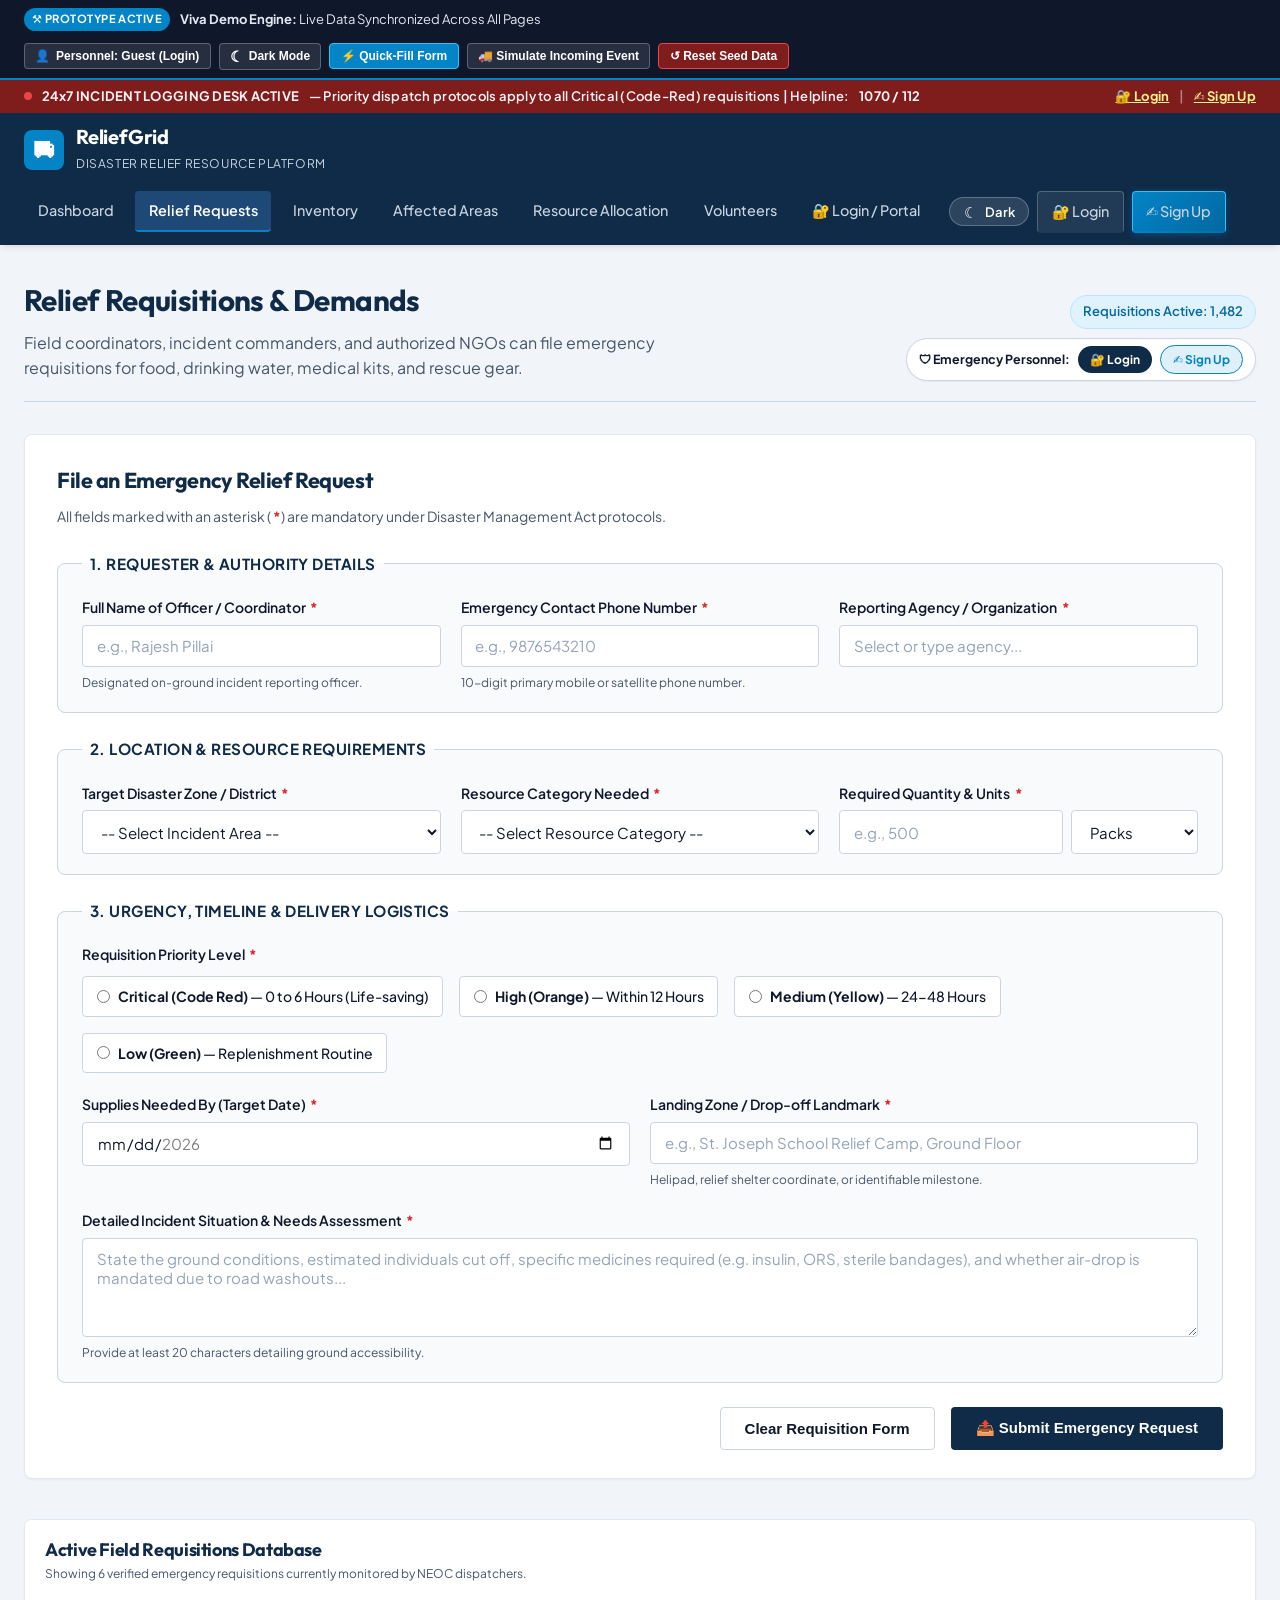
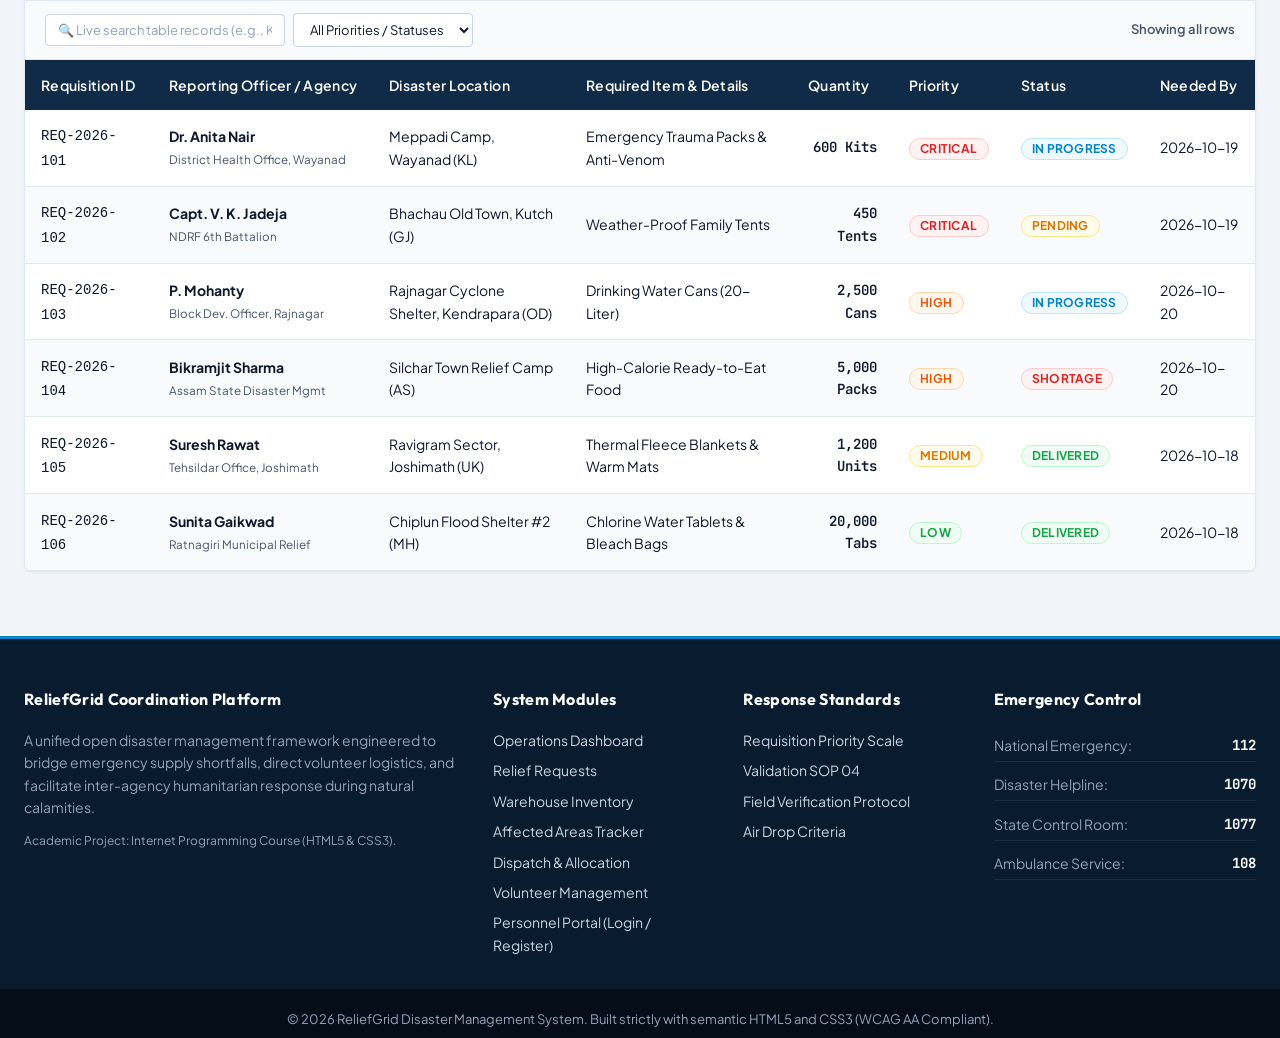
<file: relief-requests.html>
<!DOCTYPE html>
<html lang="en">
<head>
  <meta charset="UTF-8">
  <meta name="viewport" content="width=device-width, initial-scale=1.0">
  <meta name="description" content="ReliefGrid - Log and Track Emergency Relief Supply Requests.">
  <title>ReliefGrid | Relief Requests Management</title>
  <link rel="stylesheet" href="style.css">
</head>
<body>

  <!-- Top Emergency Ribbon -->
  <aside class="top-emergency-bar" aria-label="Emergency Operations Announcement">
    <div class="emergency-bar-content">
      <span class="pulse-dot" aria-hidden="true"></span>
      <strong>24x7 INCIDENT LOGGING DESK ACTIVE</strong> &mdash; 
      Priority dispatch protocols apply to all Critical (Code-Red) requisitions | Helpline: <strong>1070 / 112</strong>
    </div>
    <div class="emergency-bar-auth">
      <a href="login.html" class="emergency-auth-link" id="top-bar-login-link" title="Sign In to Incident Command">&#128272; Login</a>
      <span class="emergency-auth-divider">|</span>
      <a href="login.html?tab=signup" class="emergency-auth-link" id="top-bar-signup-link" title="Register / Sign Up Personnel">&#9997; Sign Up</a>
    </div>
  </aside>

  <!-- Shared Header & Navigation -->
  <header class="site-header">
    <div class="header-container">
      <a href="index.html" class="brand" aria-label="ReliefGrid Home">
        <div class="brand-icon" aria-hidden="true">&#9951;</div>
        <div class="brand-text">
          <h1>ReliefGrid</h1>
          <span class="subtitle">Disaster Relief Resource Platform</span>
        </div>
      </a>

      <nav class="main-nav" aria-label="Primary Navigation">
        <ul>
          <li><a href="index.html">Dashboard</a></li>
          <li><a href="relief-requests.html" class="active" aria-current="page">Relief Requests</a></li>
          <li><a href="inventory.html">Inventory</a></li>
          <li><a href="affected-areas.html">Affected Areas</a></li>
          <li><a href="allocation.html">Resource Allocation</a></li>
          <li><a href="volunteers.html">Volunteers</a></li>
          <li><a href="login.html" class="nav-portal-link" title="Authorized Responder Portal">&#128272; Login / Portal</a></li>
          <li>
            <button type="button" class="theme-toggle-btn" id="header-theme-toggle" aria-label="Toggle Dark and Light Mode" title="Toggle Theme (Dark / Light)">
              <span class="theme-toggle-icon" aria-hidden="true">&#9790;</span>
              <span class="theme-toggle-text">Dark</span>
            </button>
          </li>
          <li class="nav-auth-item" id="header-auth-container">
            <div class="nav-auth-buttons">
              <a href="login.html" class="btn-nav-auth btn-nav-signin" id="btn-nav-signin" title="Sign In to Operational Console">
                <span class="btn-auth-icon">&#128272;</span>
                <span>Login</span>
              </a>
              <a href="login.html?tab=signup" class="btn-nav-auth btn-nav-signup" id="btn-nav-signup" title="Register / Sign Up Personnel">
                <span class="btn-auth-icon">&#9997;</span>
                <span>Sign Up</span>
              </a>
            </div>
          </li>
        </ul>
      </nav>
    </div>
  </header>

  <!-- Main Content Wrapper -->
  <main class="main-wrapper" id="main-content">

    <header class="page-intro">
      <div>
        <h2>Relief Requisitions &amp; Demands</h2>
        <p>Field coordinators, incident commanders, and authorized NGOs can file emergency requisitions for food, drinking water, medical kits, and rescue gear.</p>
      </div>
      <div class="page-intro-right">
        <span class="page-badge">Requisitions Active: 1,482</span>
        <div class="page-auth-prompt" id="page-auth-prompt">
          <span class="auth-prompt-text">&#128737; Emergency Personnel:</span>
          <a href="login.html" class="btn-prompt-login" id="prompt-login-btn" title="Sign In to Command Portal">&#128272; Login</a>
          <a href="login.html?tab=signup" class="btn-prompt-signup" id="prompt-signup-btn" title="Register New Responder">&#9997; Sign Up</a>
        </div>
      </div>
    </header>

    <!-- ===================================================================
         SECTION 1: RELIEF REQUEST SUBMISSION FORM
         Demonstrates HTML5 form controls, validation, fieldset, legend, 
         optgroup, datalist, radio groups, and required attributes.
         =================================================================== -->
    <section class="form-card" aria-labelledby="request-form-heading">
      <h3 id="request-form-heading">File an Emergency Relief Request</h3>
      <p class="form-subtitle">All fields marked with an asterisk (<span class="required-indicator">*</span>) are mandatory under Disaster Management Act protocols.</p>

      <form action="#" method="post" autocomplete="on">
        
        <!-- Fieldset 1: Requester & Agency Details -->
        <fieldset>
          <legend>1. Requester &amp; Authority Details</legend>
          <div class="form-grid">
            
            <div class="form-group">
              <label for="requester-name">Full Name of Officer / Coordinator <span class="required-indicator">*</span></label>
              <input 
                type="text" 
                id="requester-name" 
                name="requester_name" 
                placeholder="e.g., Rajesh Pillai" 
                required 
                minlength="3" 
                maxlength="60"
                pattern="^[A-Za-z\s\.]+$"
                title="Please enter a valid name using alphabetic characters only."
              >
              <span class="field-help">Designated on-ground incident reporting officer.</span>
            </div>

            <div class="form-group">
              <label for="requester-contact">Emergency Contact Phone Number <span class="required-indicator">*</span></label>
              <input 
                type="tel" 
                id="requester-contact" 
                name="requester_contact" 
                placeholder="e.g., 9876543210" 
                required 
                pattern="^[0-9]{10}$" 
                title="Must be a valid 10-digit mobile number."
              >
              <span class="field-help">10-digit primary mobile or satellite phone number.</span>
            </div>

            <div class="form-group">
              <label for="requester-agency">Reporting Agency / Organization <span class="required-indicator">*</span></label>
              <input 
                type="text" 
                id="requester-agency" 
                name="requester_agency" 
                list="agency-suggestions" 
                placeholder="Select or type agency..." 
                required
              >
              <!-- Datalist for fast selection -->
              <datalist id="agency-suggestions">
                <option value="National Disaster Response Force (NDRF)">
                <option value="State Disaster Management Authority (SDMA)">
                <option value="District Emergency Operations Center (DEOC)">
                <option value="Indian Red Cross Society">
                <option value="Doctors Without Borders / MSF">
                <option value="Civil Defense Corps">
              </datalist>
            </div>

          </div>
        </fieldset>

        <!-- Fieldset 2: Disaster Zone & Required Resource -->
        <fieldset>
          <legend>2. Location &amp; Resource Requirements</legend>
          <div class="form-grid">

            <div class="form-group">
              <label for="affected-area-select">Target Disaster Zone / District <span class="required-indicator">*</span></label>
              <select id="affected-area-select" name="affected_area" required>
                <option value="" disabled selected>-- Select Incident Area --</option>
                
                <!-- Grouping by geographical disaster corridor -->
                <optgroup label="Southern Flood & Landslide Zone">
                  <option value="Wayanad, Kerala (Meppadi Sector)">Wayanad, Kerala &mdash; Meppadi Sector</option>
                  <option value="Idukki, Kerala (Munnar Ghats)">Idukki, Kerala &mdash; Munnar Ghats</option>
                  <option value="Alappuzha, Kerala (Kuttanad Lowlands)">Alappuzha, Kerala &mdash; Kuttanad Lowlands</option>
                </optgroup>

                <optgroup label="Western Seismic Zone">
                  <option value="Kutch, Gujarat (Bhachau & Rapar)">Kutch, Gujarat &mdash; Bhachau &amp; Rapar</option>
                  <option value="Surendranagar, Gujarat (Dhrangadhra)">Surendranagar, Gujarat &mdash; Dhrangadhra</option>
                </optgroup>

                <optgroup label="Eastern Coastal Cyclone Zone">
                  <option value="Kendrapara, Odisha (Rajnagar Coastal)">Kendrapara, Odisha &mdash; Rajnagar Coastal</option>
                  <option value="Balasore, Odisha (Chandipur Sector)">Balasore, Odisha &mdash; Chandipur Sector</option>
                  <option value="South 24 Parganas, West Bengal (Sundarbans)">South 24 Parganas, West Bengal &mdash; Sundarbans</option>
                </optgroup>

                <optgroup label="Northern Hill & Riverine Zone">
                  <option value="Joshimath, Uttarakhand (Chamoli)">Joshimath, Uttarakhand &mdash; Chamoli</option>
                  <option value="Cachar, Assam (Silchar Riverbank)">Cachar, Assam &mdash; Silchar Riverbank</option>
                </optgroup>
              </select>
            </div>

            <div class="form-group">
              <label for="resource-category">Resource Category Needed <span class="required-indicator">*</span></label>
              <select id="resource-category" name="resource_category" required>
                <option value="" disabled selected>-- Select Resource Category --</option>
                <option value="Food & Rations">Food Supplies (Ready-to-Eat / Dry Rations)</option>
                <option value="Clean Drinking Water">Potable Water (Bottled / Jerry Cans / Purifiers)</option>
                <option value="Medical & Trauma Care">Medical, Surgical, Anti-Venom &amp; First Aid</option>
                <option value="Emergency Shelter">Emergency Family Tents &amp; Tarpaulins</option>
                <option value="Sanitation & Hygiene">Sanitation, Disinfection &amp; Baby Hygiene Kits</option>
                <option value="Rescue Equipment">Power Generators &amp; Inflatable Boats</option>
              </select>
            </div>

            <div class="form-group">
              <label for="resource-quantity">Required Quantity &amp; Units <span class="required-indicator">*</span></label>
              <div style="display: flex; gap: 0.5rem;">
                <input 
                  type="number" 
                  id="resource-quantity" 
                  name="resource_quantity" 
                  placeholder="e.g., 500" 
                  min="1" 
                  max="50000" 
                  step="1"
                  required
                  style="flex: 2;"
                >
                <select id="resource-unit" name="resource_unit" required style="flex: 1;">
                  <option value="Units / Packs">Packs</option>
                  <option value="Cans (20L)">Cans (20L)</option>
                  <option value="Kits">Kits</option>
                  <option value="Tents">Tents</option>
                  <option value="Metric Tons">Tonnes</option>
                </select>
              </div>
            </div>

          </div>
        </fieldset>

        <!-- Fieldset 3: Urgency, Logistics & Description -->
        <fieldset>
          <legend>3. Urgency, Timeline &amp; Delivery Logistics</legend>
          
          <div class="form-group" style="margin-bottom: 1.25rem;">
            <label>Requisition Priority Level <span class="required-indicator">*</span></label>
            <div class="radio-group" role="radiogroup" aria-label="Priority Level Options">
              
              <label class="radio-pill-label">
                <input type="radio" name="priority_level" value="Critical" required>
                <span><strong>Critical (Code Red)</strong> &mdash; 0 to 6 Hours (Life-saving)</span>
              </label>

              <label class="radio-pill-label">
                <input type="radio" name="priority_level" value="High">
                <span><strong>High (Orange)</strong> &mdash; Within 12 Hours</span>
              </label>

              <label class="radio-pill-label">
                <input type="radio" name="priority_level" value="Medium">
                <span><strong>Medium (Yellow)</strong> &mdash; 24-48 Hours</span>
              </label>

              <label class="radio-pill-label">
                <input type="radio" name="priority_level" value="Low">
                <span><strong>Low (Green)</strong> &mdash; Replenishment Routine</span>
              </label>

            </div>
          </div>

          <div class="form-grid">
            
            <div class="form-group">
              <label for="required-by-date">Supplies Needed By (Target Date) <span class="required-indicator">*</span></label>
              <input 
                type="date" 
                id="required-by-date" 
                name="required_by_date" 
                min="2026-10-18" 
                max="2026-12-31" 
                required
              >
            </div>

            <div class="form-group">
              <label for="delivery-landmark">Landing Zone / Drop-off Landmark <span class="required-indicator">*</span></label>
              <input 
                type="text" 
                id="delivery-landmark" 
                name="delivery_landmark" 
                placeholder="e.g., St. Joseph School Relief Camp, Ground Floor" 
                required
              >
              <span class="field-help">Helipad, relief shelter coordinate, or identifiable milestone.</span>
            </div>

          </div>

          <div class="form-group span-full" style="margin-top: 1.25rem;">
            <label for="request-description">Detailed Incident Situation &amp; Needs Assessment <span class="required-indicator">*</span></label>
            <textarea 
              id="request-description" 
              name="request_description" 
              rows="4" 
              placeholder="State the ground conditions, estimated individuals cut off, specific medicines required (e.g. insulin, ORS, sterile bandages), and whether air-drop is mandated due to road washouts..." 
              required
              minlength="20"
              maxlength="1000"
            ></textarea>
            <span class="field-help">Provide at least 20 characters detailing ground accessibility.</span>
          </div>

        </fieldset>

        <!-- Form Submission Buttons -->
        <div class="form-actions">
          <button type="reset" class="btn btn-secondary">Clear Requisition Form</button>
          <button type="submit" class="btn btn-primary">&#128228; Submit Emergency Request</button>
        </div>

      </form>
    </section>

    <!-- ===================================================================
         SECTION 2: EXISTING REQUESTS TABLE WITH PRIORITY & STATUS BADGES
         =================================================================== -->
    <section class="table-container" aria-labelledby="existing-requests-title">
      <header class="table-header-bar">
        <div>
          <h3 id="existing-requests-title">Active Field Requisitions Database</h3>
          <p class="field-help">Showing 6 verified emergency requisitions currently monitored by NEOC dispatchers.</p>
        </div>
      </header>

      <div class="table-responsive">
        <table class="data-table" summary="Detailed register of verified field relief requisitions with status, priority, and quantities">
          <thead>
            <tr>
              <th scope="col">Requisition ID</th>
              <th scope="col">Reporting Officer / Agency</th>
              <th scope="col">Disaster Location</th>
              <th scope="col">Required Item &amp; Details</th>
              <th scope="col">Quantity</th>
              <th scope="col">Priority</th>
              <th scope="col">Status</th>
              <th scope="col">Needed By</th>
            </tr>
          </thead>
          <tbody>
            <!-- Row 1: Critical -->
            <tr>
              <td><code>REQ-2026-101</code></td>
              <td>
                <strong>Dr. Anita Nair</strong><br>
                <small style="color:var(--color-text-muted);">District Health Office, Wayanad</small>
              </td>
              <td>Meppadi Camp, Wayanad (KL)</td>
              <td>Emergency Trauma Packs &amp; Anti-Venom</td>
              <td class="cell-number">600 Kits</td>
              <td><span class="badge badge-critical">Critical</span></td>
              <td><span class="badge badge-progress">In Progress</span></td>
              <td>19-Oct-2026</td>
            </tr>

            <!-- Row 2: Critical -->
            <tr>
              <td><code>REQ-2026-102</code></td>
              <td>
                <strong>Capt. V. K. Jadeja</strong><br>
                <small style="color:var(--color-text-muted);">NDRF 6th Battalion</small>
              </td>
              <td>Bhachau Old Town, Kutch (GJ)</td>
              <td>Weather-Proof Family Tents</td>
              <td class="cell-number">450 Tents</td>
              <td><span class="badge badge-critical">Critical</span></td>
              <td><span class="badge badge-pending">Pending</span></td>
              <td>19-Oct-2026</td>
            </tr>

            <!-- Row 3: High -->
            <tr>
              <td><code>REQ-2026-103</code></td>
              <td>
                <strong>P. Mohanty</strong><br>
                <small style="color:var(--color-text-muted);">Block Dev. Officer, Rajnagar</small>
              </td>
              <td>Rajnagar Cyclone Shelter, Kendrapara (OD)</td>
              <td>Drinking Water Cans (20-Liter)</td>
              <td class="cell-number">2,500 Cans</td>
              <td><span class="badge badge-high">High</span></td>
              <td><span class="badge badge-progress">In Progress</span></td>
              <td>20-Oct-2026</td>
            </tr>

            <!-- Row 4: High -->
            <tr>
              <td><code>REQ-2026-104</code></td>
              <td>
                <strong>Bikramjit Sharma</strong><br>
                <small style="color:var(--color-text-muted);">Assam State Disaster Mgmt</small>
              </td>
              <td>Silchar Town Relief Camp (AS)</td>
              <td>High-Calorie Ready-to-Eat Food</td>
              <td class="cell-number">5,000 Packs</td>
              <td><span class="badge badge-high">High</span></td>
              <td><span class="badge badge-shortage">Shortage</span></td>
              <td>20-Oct-2026</td>
            </tr>

            <!-- Row 5: Medium -->
            <tr>
              <td><code>REQ-2026-105</code></td>
              <td>
                <strong>Suresh Rawat</strong><br>
                <small style="color:var(--color-text-muted);">Tehsildar Office, Joshimath</small>
              </td>
              <td>Ravigram Sector, Joshimath (UK)</td>
              <td>Thermal Fleece Blankets &amp; Warm Mats</td>
              <td class="cell-number">1,200 Units</td>
              <td><span class="badge badge-medium">Medium</span></td>
              <td><span class="badge badge-delivered">Delivered</span></td>
              <td>18-Oct-2026</td>
            </tr>

            <!-- Row 6: Low -->
            <tr>
              <td><code>REQ-2026-106</code></td>
              <td>
                <strong>Sunita Gaikwad</strong><br>
                <small style="color:var(--color-text-muted);">Ratnagiri Municipal Relief</small>
              </td>
              <td>Chiplun Flood Shelter #2 (MH)</td>
              <td>Chlorine Water Tablets &amp; Bleach Bags</td>
              <td class="cell-number">20,000 Tabs</td>
              <td><span class="badge badge-low">Low</span></td>
              <td><span class="badge badge-delivered">Delivered</span></td>
              <td>18-Oct-2026</td>
            </tr>
          </tbody>
        </table>
      </div>
    </section>

  </main>

  <!-- Shared Site Footer -->
  <footer class="site-footer">
    <div class="footer-top">
      <div class="footer-col">
        <h4>ReliefGrid Coordination Platform</h4>
        <p>A unified open disaster management framework engineered to bridge emergency supply shortfalls, direct volunteer logistics, and facilitate inter-agency humanitarian response during natural calamities.</p>
        <p class="field-help" style="color:#94a3b8;">Academic Project: Internet Programming Course (HTML5 &amp; CSS3).</p>
      </div>

      <div class="footer-col">
        <h4>System Modules</h4>
        <ul class="footer-links">
          <li><a href="index.html">Operations Dashboard</a></li>
          <li><a href="relief-requests.html">Relief Requests</a></li>
          <li><a href="inventory.html">Warehouse Inventory</a></li>
          <li><a href="affected-areas.html">Affected Areas Tracker</a></li>
          <li><a href="allocation.html">Dispatch &amp; Allocation</a></li>
          <li><a href="volunteers.html">Volunteer Management</a></li>
          <li><a href="login.html">Personnel Portal (Login / Register)</a></li>
        </ul>
      </div>

      <div class="footer-col">
        <h4>Response Standards</h4>
        <ul class="footer-links">
          <li><a href="#main-content">Requisition Priority Scale</a></li>
          <li><a href="#main-content">Validation SOP 04</a></li>
          <li><a href="#main-content">Field Verification Protocol</a></li>
          <li><a href="#main-content">Air Drop Criteria</a></li>
        </ul>
      </div>

      <div class="footer-col">
        <h4>Emergency Control</h4>
        <ul class="emergency-hotlines">
          <li>National Emergency: <span>112</span></li>
          <li>Disaster Helpline: <span>1070</span></li>
          <li>State Control Room: <span>1077</span></li>
          <li>Ambulance Service: <span>108</span></li>
        </ul>
      </div>
    </div>
    <div class="footer-bottom">
      <p>&copy; 2026 ReliefGrid Disaster Management System. Built strictly with semantic HTML5 and CSS3 (WCAG AA Compliant).</p>
    </div>
  </footer>

  <!-- Interactive Prototype Engine -->
  <script src="prototype.js"></script>
</body>
</html>
</file>
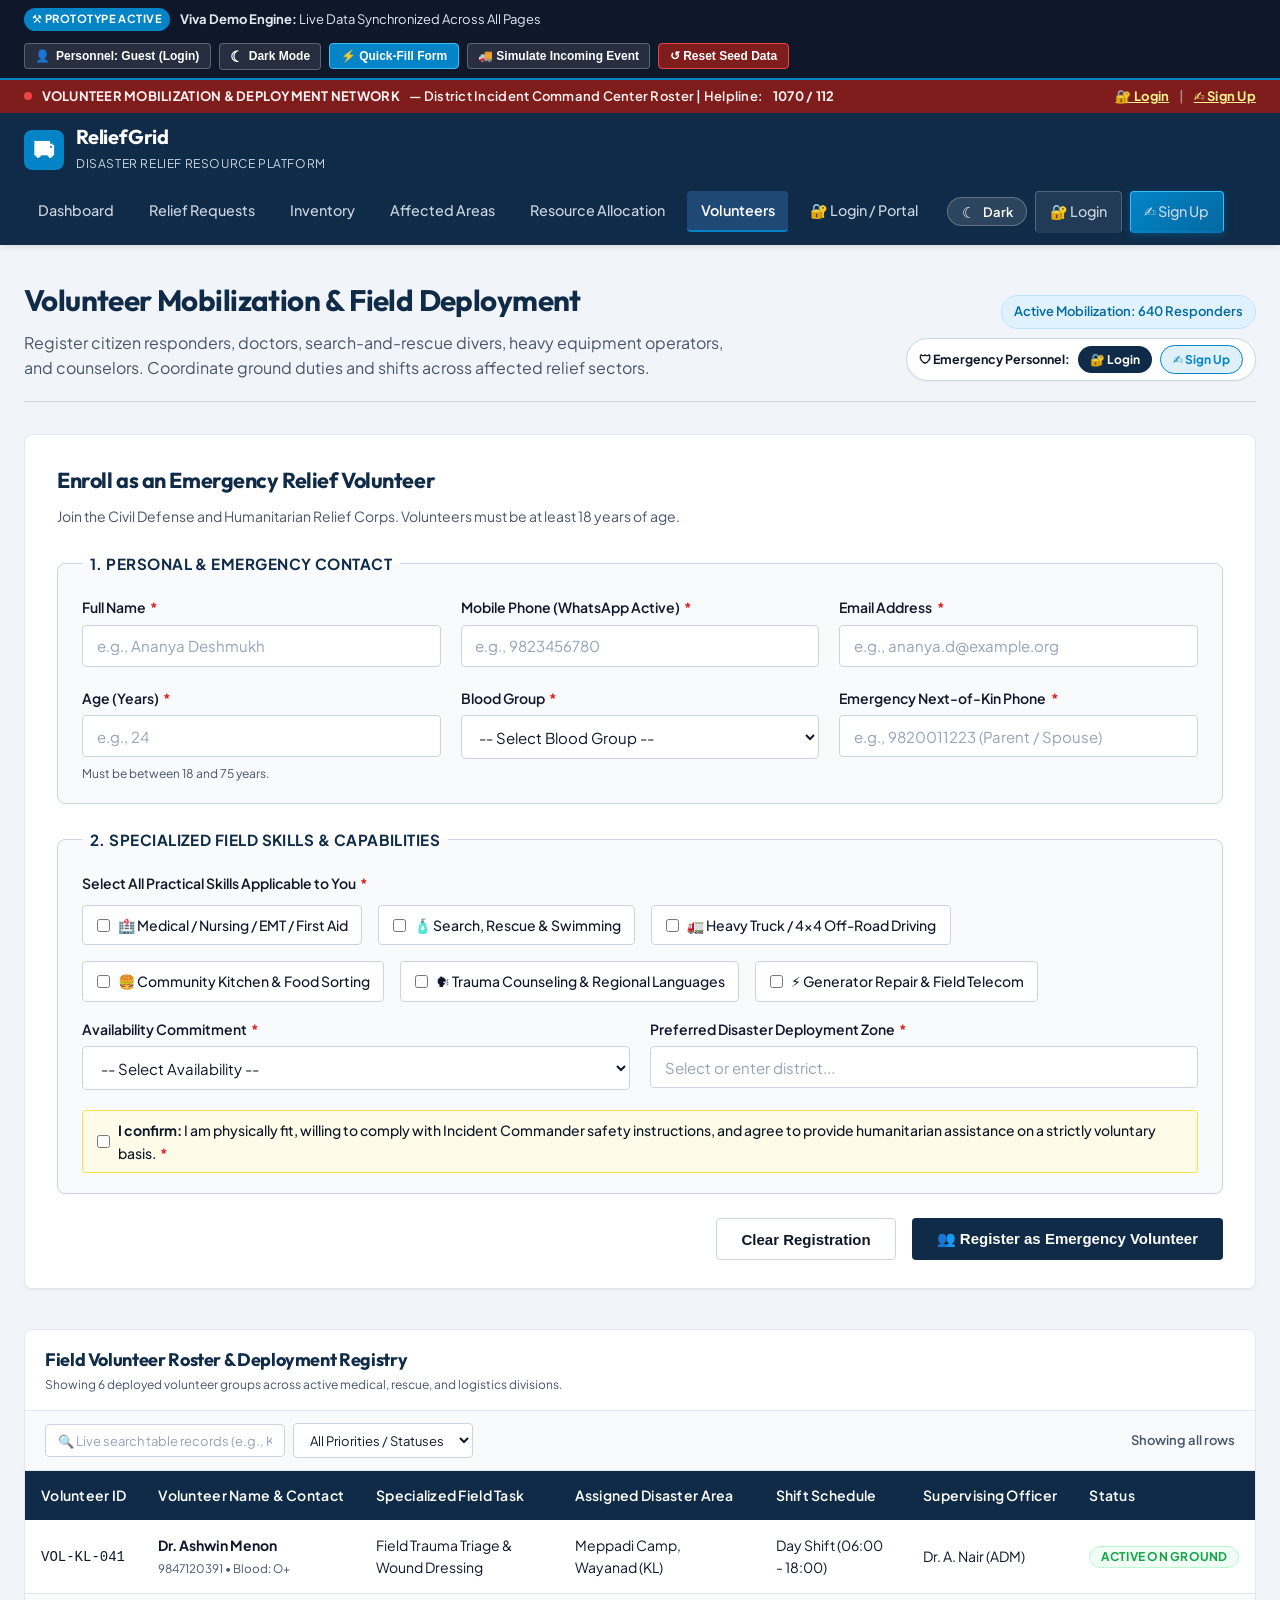
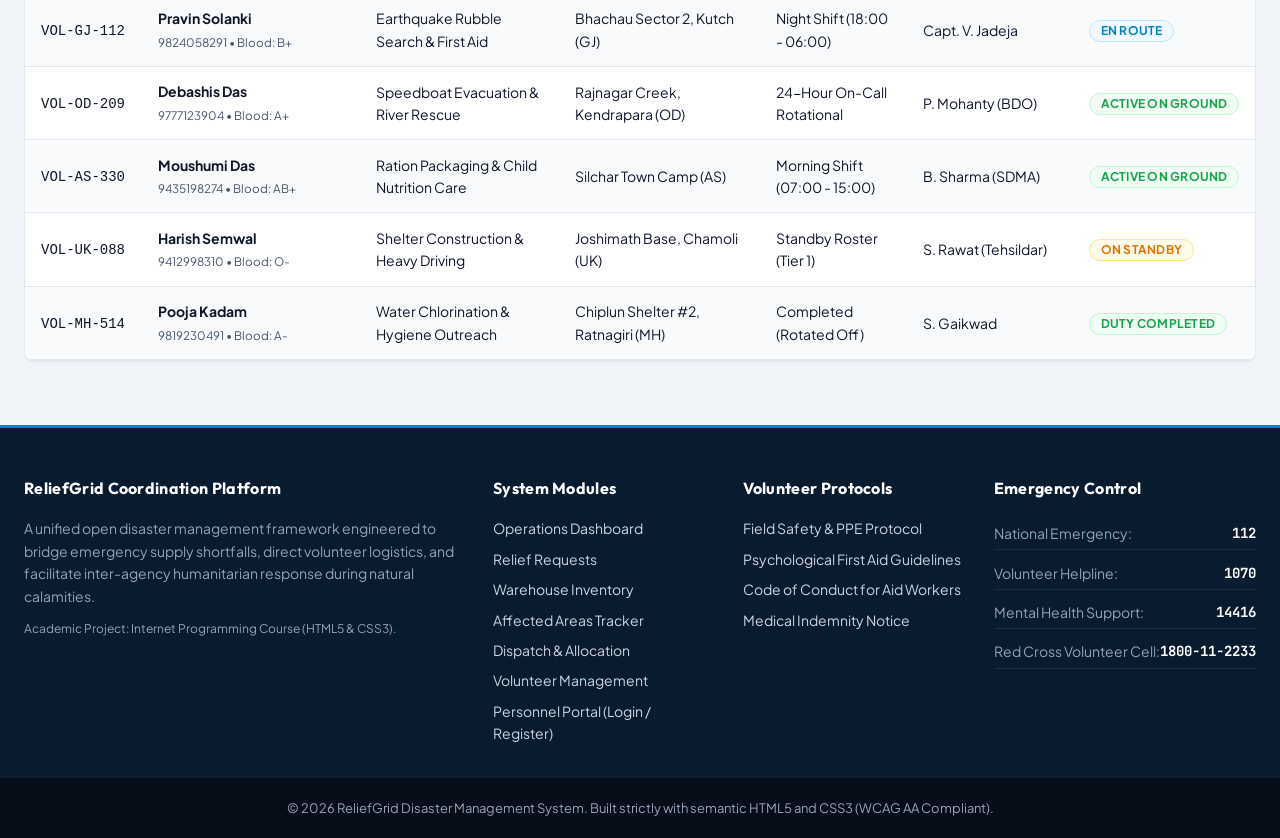
<file: volunteers.html>
<!DOCTYPE html>
<html lang="en">
<head>
  <meta charset="UTF-8">
  <meta name="viewport" content="width=device-width, initial-scale=1.0">
  <meta name="description" content="ReliefGrid - Mobilize, Register, and Deploy Volunteers for Disaster Operations.">
  <title>ReliefGrid | Volunteer Mobilization &amp; Deployment</title>
  <link rel="stylesheet" href="style.css">
</head>
<body>

  <!-- Top Emergency Ribbon -->
  <aside class="top-emergency-bar" aria-label="Emergency Operations Announcement">
    <div class="emergency-bar-content">
      <span class="pulse-dot" aria-hidden="true"></span>
      <strong>VOLUNTEER MOBILIZATION &amp; DEPLOYMENT NETWORK</strong> &mdash; 
      District Incident Command Center Roster | Helpline: <strong>1070 / 112</strong>
    </div>
    <div class="emergency-bar-auth">
      <a href="login.html" class="emergency-auth-link" id="top-bar-login-link" title="Sign In to Incident Command">&#128272; Login</a>
      <span class="emergency-auth-divider">|</span>
      <a href="login.html?tab=signup" class="emergency-auth-link" id="top-bar-signup-link" title="Register / Sign Up Personnel">&#9997; Sign Up</a>
    </div>
  </aside>

  <!-- Shared Header & Navigation -->
  <header class="site-header">
    <div class="header-container">
      <a href="index.html" class="brand" aria-label="ReliefGrid Home">
        <div class="brand-icon" aria-hidden="true">&#9951;</div>
        <div class="brand-text">
          <h1>ReliefGrid</h1>
          <span class="subtitle">Disaster Relief Resource Platform</span>
        </div>
      </a>

      <nav class="main-nav" aria-label="Primary Navigation">
        <ul>
          <li><a href="index.html">Dashboard</a></li>
          <li><a href="relief-requests.html">Relief Requests</a></li>
          <li><a href="inventory.html">Inventory</a></li>
          <li><a href="affected-areas.html">Affected Areas</a></li>
          <li><a href="allocation.html">Resource Allocation</a></li>
          <li><a href="volunteers.html" class="active" aria-current="page">Volunteers</a></li>
          <li><a href="login.html" class="nav-portal-link" title="Authorized Responder Portal">&#128272; Login / Portal</a></li>
          <li>
            <button type="button" class="theme-toggle-btn" id="header-theme-toggle" aria-label="Toggle Dark and Light Mode" title="Toggle Theme (Dark / Light)">
              <span class="theme-toggle-icon" aria-hidden="true">&#9790;</span>
              <span class="theme-toggle-text">Dark</span>
            </button>
          </li>
          <li class="nav-auth-item" id="header-auth-container">
            <div class="nav-auth-buttons">
              <a href="login.html" class="btn-nav-auth btn-nav-signin" id="btn-nav-signin" title="Sign In to Operational Console">
                <span class="btn-auth-icon">&#128272;</span>
                <span>Login</span>
              </a>
              <a href="login.html?tab=signup" class="btn-nav-auth btn-nav-signup" id="btn-nav-signup" title="Register / Sign Up Personnel">
                <span class="btn-auth-icon">&#9997;</span>
                <span>Sign Up</span>
              </a>
            </div>
          </li>
        </ul>
      </nav>
    </div>
  </header>

  <!-- Main Content Wrapper -->
  <main class="main-wrapper" id="main-content">

    <header class="page-intro">
      <div>
        <h2>Volunteer Mobilization &amp; Field Deployment</h2>
        <p>Register citizen responders, doctors, search-and-rescue divers, heavy equipment operators, and counselors. Coordinate ground duties and shifts across affected relief sectors.</p>
      </div>
      <div class="page-intro-right">
        <span class="page-badge">Active Mobilization: 640 Responders</span>
        <div class="page-auth-prompt" id="page-auth-prompt">
          <span class="auth-prompt-text">&#128737; Emergency Personnel:</span>
          <a href="login.html" class="btn-prompt-login" id="prompt-login-btn" title="Sign In to Command Portal">&#128272; Login</a>
          <a href="login.html?tab=signup" class="btn-prompt-signup" id="prompt-signup-btn" title="Register New Responder">&#9997; Sign Up</a>
        </div>
      </div>
    </header>

    <!-- ===================================================================
         SECTION 1: VOLUNTEER REGISTRATION FORM
         Demonstrates HTML5 inputs, fieldsets, legends, checkboxes, 
         radio buttons, min/max limits, patterns, and accessibility.
         =================================================================== -->
    <section class="form-card" aria-labelledby="volunteer-reg-heading">
      <h3 id="volunteer-reg-heading">Enroll as an Emergency Relief Volunteer</h3>
      <p class="form-subtitle">Join the Civil Defense and Humanitarian Relief Corps. Volunteers must be at least 18 years of age.</p>

      <form action="#" method="post" autocomplete="on">
        
        <!-- Fieldset 1: Personal & Contact Information -->
        <fieldset>
          <legend>1. Personal &amp; Emergency Contact</legend>
          <div class="form-grid">

            <div class="form-group">
              <label for="vol-fullname">Full Name <span class="required-indicator">*</span></label>
              <input 
                type="text" 
                id="vol-fullname" 
                name="volunteer_name" 
                placeholder="e.g., Ananya Deshmukh" 
                required 
                minlength="3" 
                maxlength="60"
                pattern="^[A-Za-z\s\.]+$"
                title="Enter letters, spaces, and periods only."
              >
            </div>

            <div class="form-group">
              <label for="vol-phone">Mobile Phone (WhatsApp Active) <span class="required-indicator">*</span></label>
              <input 
                type="tel" 
                id="vol-phone" 
                name="volunteer_phone" 
                placeholder="e.g., 9823456780" 
                required 
                pattern="^[0-9]{10}$" 
                title="Please enter a 10-digit mobile number."
              >
            </div>

            <div class="form-group">
              <label for="vol-email">Email Address <span class="required-indicator">*</span></label>
              <input 
                type="email" 
                id="vol-email" 
                name="volunteer_email" 
                placeholder="e.g., ananya.d@example.org" 
                required
              >
            </div>

            <div class="form-group">
              <label for="vol-age">Age (Years) <span class="required-indicator">*</span></label>
              <input 
                type="number" 
                id="vol-age" 
                name="volunteer_age" 
                placeholder="e.g., 24" 
                min="18" 
                max="75" 
                required
              >
              <span class="field-help">Must be between 18 and 75 years.</span>
            </div>

            <div class="form-group">
              <label for="vol-blood-group">Blood Group <span class="required-indicator">*</span></label>
              <select id="vol-blood-group" name="blood_group" required>
                <option value="" disabled selected>-- Select Blood Group --</option>
                <option value="A+">A Positive (A+)</option>
                <option value="A-">A Negative (A-)</option>
                <option value="B+">B Positive (B+)</option>
                <option value="B-">B Negative (B-)</option>
                <option value="O+">O Positive (O+)</option>
                <option value="O-">O Negative (O-)</option>
                <option value="AB+">AB Positive (AB+)</option>
                <option value="AB-">AB Negative (AB-)</option>
              </select>
            </div>

            <div class="form-group">
              <label for="emergency-kin-contact">Emergency Next-of-Kin Phone <span class="required-indicator">*</span></label>
              <input 
                type="tel" 
                id="emergency-kin-contact" 
                name="emergency_kin_phone" 
                placeholder="e.g., 9820011223 (Parent / Spouse)" 
                required
                pattern="^[0-9]{10}$"
              >
            </div>

          </div>
        </fieldset>

        <!-- Fieldset 2: Skills & Certifications -->
        <fieldset>
          <legend>2. Specialized Field Skills &amp; Capabilities</legend>
          
          <div class="form-group" style="margin-bottom: 1rem;">
            <label>Select All Practical Skills Applicable to You <span class="required-indicator">*</span></label>
            <div class="checkbox-group" role="group" aria-label="Volunteer Skills">
              
              <label class="checkbox-pill-label">
                <input type="checkbox" name="skills[]" value="Medical & First Aid">
                <span>&#127973; Medical / Nursing / EMT / First Aid</span>
              </label>

              <label class="checkbox-pill-label">
                <input type="checkbox" name="skills[]" value="Search & Rescue">
                <span>&#129524; Search, Rescue &amp; Swimming</span>
              </label>

              <label class="checkbox-pill-label">
                <input type="checkbox" name="skills[]" value="Heavy Driving">
                <span>&#128667; Heavy Truck / 4x4 Off-Road Driving</span>
              </label>

              <label class="checkbox-pill-label">
                <input type="checkbox" name="skills[]" value="Food & Ration Logistics">
                <span>&#127828; Community Kitchen &amp; Food Sorting</span>
              </label>

              <label class="checkbox-pill-label">
                <input type="checkbox" name="skills[]" value="Counseling & Translation">
                <span>&#128483; Trauma Counseling &amp; Regional Languages</span>
              </label>

              <label class="checkbox-pill-label">
                <input type="checkbox" name="skills[]" value="Electrical & Power">
                <span>&#9889; Generator Repair &amp; Field Telecom</span>
              </label>

            </div>
          </div>

          <div class="form-grid">
            
            <div class="form-group">
              <label for="vol-availability">Availability Commitment <span class="required-indicator">*</span></label>
              <select id="vol-availability" name="availability" required>
                <option value="" disabled selected>-- Select Availability --</option>
                <option value="Immediate 24x7 Deployment">Immediate 24x7 Full-Time Deployment (7+ Days)</option>
                <option value="Weekend Rotations Only">Weekend Rotations Only</option>
                <option value="On-Call Emergency Roster">On-Call Emergency Standby (Within 4 Hours Alert)</option>
                <option value="Remote Coordination Only">Remote Data Entry / Phone Bank Dispatch</option>
              </select>
            </div>

            <div class="form-group">
              <label for="preferred-sector">Preferred Disaster Deployment Zone <span class="required-indicator">*</span></label>
              <input 
                type="text" 
                id="preferred-sector" 
                name="preferred_sector" 
                list="sector-options" 
                placeholder="Select or enter district..." 
                required
              >
              <datalist id="sector-options">
                <option value="Wayanad, Kerala (Meppadi Camp)">
                <option value="Kutch, Gujarat (Bhachau Operations)">
                <option value="Kendrapara, Odisha (Cyclone Shelters)">
                <option value="Cachar, Assam (Silchar River Relief)">
                <option value="Chamoli, Uttarakhand (Joshimath Area)">
                <option value="Ratnagiri, Maharashtra (Chiplun Center)">
                <option value="Any Zone as Directed by NEOC">
              </datalist>
            </div>

          </div>

          <div class="form-group span-full" style="margin-top: 1.25rem;">
            <label class="checkbox-pill-label" style="background:#fefce8; border-color:#fde047;">
              <input type="checkbox" name="disclaimer_consent" required>
              <span><strong>I confirm:</strong> I am physically fit, willing to comply with Incident Commander safety instructions, and agree to provide humanitarian assistance on a strictly voluntary basis. <span class="required-indicator">*</span></span>
            </label>
          </div>

        </fieldset>

        <div class="form-actions">
          <button type="reset" class="btn btn-secondary">Clear Registration</button>
          <button type="submit" class="btn btn-primary">&#128101; Register as Emergency Volunteer</button>
        </div>

      </form>
    </section>

    <!-- ===================================================================
         SECTION 2: VOLUNTEER ASSIGNMENT & ROSTER TABLE
         Filled with at least 6 realistic responder deployment records.
         =================================================================== -->
    <section class="table-container" aria-labelledby="volunteer-roster-heading">
      <header class="table-header-bar">
        <div>
          <h3 id="volunteer-roster-heading">Field Volunteer Roster &amp; Deployment Registry</h3>
          <p class="field-help">Showing 6 deployed volunteer groups across active medical, rescue, and logistics divisions.</p>
        </div>
      </header>

      <div class="table-responsive">
        <table class="data-table" summary="Volunteer assignment register showing volunteer names, specialized tasks, deployed zones, shift timings, and deployment status">
          <thead>
            <tr>
              <th scope="col">Volunteer ID</th>
              <th scope="col">Volunteer Name &amp; Contact</th>
              <th scope="col">Specialized Field Task</th>
              <th scope="col">Assigned Disaster Area</th>
              <th scope="col">Shift Schedule</th>
              <th scope="col">Supervising Officer</th>
              <th scope="col">Status</th>
            </tr>
          </thead>
          <tbody>
            <!-- Volunteer 1: Active Doctor -->
            <tr>
              <td><code>VOL-KL-041</code></td>
              <td>
                <strong>Dr. Ashwin Menon</strong><br>
                <small style="color:var(--color-text-muted);">9847120391 &bull; Blood: O+</small>
              </td>
              <td>Field Trauma Triage &amp; Wound Dressing</td>
              <td>Meppadi Camp, Wayanad (KL)</td>
              <td>Day Shift (06:00 - 18:00)</td>
              <td>Dr. A. Nair (ADM)</td>
              <td><span class="badge badge-delivered">Active on Ground</span></td>
            </tr>

            <!-- Volunteer 2: En Route -->
            <tr>
              <td><code>VOL-GJ-112</code></td>
              <td>
                <strong>Pravin Solanki</strong><br>
                <small style="color:var(--color-text-muted);">9824058291 &bull; Blood: B+</small>
              </td>
              <td>Earthquake Rubble Search &amp; First Aid</td>
              <td>Bhachau Sector 2, Kutch (GJ)</td>
              <td>Night Shift (18:00 - 06:00)</td>
              <td>Capt. V. Jadeja</td>
              <td><span class="badge badge-progress">En Route</span></td>
            </tr>

            <!-- Volunteer 3: Active Diver -->
            <tr>
              <td><code>VOL-OD-209</code></td>
              <td>
                <strong>Debashis Das</strong><br>
                <small style="color:var(--color-text-muted);">9777123904 &bull; Blood: A+</small>
              </td>
              <td>Speedboat Evacuation &amp; River Rescue</td>
              <td>Rajnagar Creek, Kendrapara (OD)</td>
              <td>24-Hour On-Call Rotational</td>
              <td>P. Mohanty (BDO)</td>
              <td><span class="badge badge-delivered">Active on Ground</span></td>
            </tr>

            <!-- Volunteer 4: Active Food Distribution -->
            <tr>
              <td><code>VOL-AS-330</code></td>
              <td>
                <strong>Moushumi Das</strong><br>
                <small style="color:var(--color-text-muted);">9435198274 &bull; Blood: AB+</small>
              </td>
              <td>Ration Packaging &amp; Child Nutrition Care</td>
              <td>Silchar Town Camp (AS)</td>
              <td>Morning Shift (07:00 - 15:00)</td>
              <td>B. Sharma (SDMA)</td>
              <td><span class="badge badge-delivered">Active on Ground</span></td>
            </tr>

            <!-- Volunteer 5: On Standby -->
            <tr>
              <td><code>VOL-UK-088</code></td>
              <td>
                <strong>Harish Semwal</strong><br>
                <small style="color:var(--color-text-muted);">9412998310 &bull; Blood: O-</small>
              </td>
              <td>Shelter Construction &amp; Heavy Driving</td>
              <td>Joshimath Base, Chamoli (UK)</td>
              <td>Standby Roster (Tier 1)</td>
              <td>S. Rawat (Tehsildar)</td>
              <td><span class="badge badge-pending">On Standby</span></td>
            </tr>

            <!-- Volunteer 6: Completed Shift -->
            <tr>
              <td><code>VOL-MH-514</code></td>
              <td>
                <strong>Pooja Kadam</strong><br>
                <small style="color:var(--color-text-muted);">9819230491 &bull; Blood: A-</small>
              </td>
              <td>Water Chlorination &amp; Hygiene Outreach</td>
              <td>Chiplun Shelter #2, Ratnagiri (MH)</td>
              <td>Completed (Rotated Off)</td>
              <td>S. Gaikwad</td>
              <td><span class="badge badge-low">Duty Completed</span></td>
            </tr>
          </tbody>
        </table>
      </div>
    </section>

  </main>

  <!-- Shared Site Footer -->
  <footer class="site-footer">
    <div class="footer-top">
      <div class="footer-col">
        <h4>ReliefGrid Coordination Platform</h4>
        <p>A unified open disaster management framework engineered to bridge emergency supply shortfalls, direct volunteer logistics, and facilitate inter-agency humanitarian response during natural calamities.</p>
        <p class="field-help" style="color:#94a3b8;">Academic Project: Internet Programming Course (HTML5 &amp; CSS3).</p>
      </div>

      <div class="footer-col">
        <h4>System Modules</h4>
        <ul class="footer-links">
          <li><a href="index.html">Operations Dashboard</a></li>
          <li><a href="relief-requests.html">Relief Requests</a></li>
          <li><a href="inventory.html">Warehouse Inventory</a></li>
          <li><a href="affected-areas.html">Affected Areas Tracker</a></li>
          <li><a href="allocation.html">Dispatch &amp; Allocation</a></li>
          <li><a href="volunteers.html">Volunteer Management</a></li>
          <li><a href="login.html">Personnel Portal (Login / Register)</a></li>
        </ul>
      </div>

      <div class="footer-col">
        <h4>Volunteer Protocols</h4>
        <ul class="footer-links">
          <li><a href="#main-content">Field Safety &amp; PPE Protocol</a></li>
          <li><a href="#main-content">Psychological First Aid Guidelines</a></li>
          <li><a href="#main-content">Code of Conduct for Aid Workers</a></li>
          <li><a href="#main-content">Medical Indemnity Notice</a></li>
        </ul>
      </div>

      <div class="footer-col">
        <h4>Emergency Control</h4>
        <ul class="emergency-hotlines">
          <li>National Emergency: <span>112</span></li>
          <li>Volunteer Helpline: <span>1070</span></li>
          <li>Mental Health Support: <span>14416</span></li>
          <li>Red Cross Volunteer Cell: <span>1800-11-2233</span></li>
        </ul>
      </div>
    </div>
    <div class="footer-bottom">
      <p>&copy; 2026 ReliefGrid Disaster Management System. Built strictly with semantic HTML5 and CSS3 (WCAG AA Compliant).</p>
    </div>
  </footer>

  <!-- Interactive Prototype Engine -->
  <script src="prototype.js"></script>
</body>
</html>
</file>
<file: style.css>
/* ==========================================================================
   DISASTER RELIEF RESOURCE COORDINATION PLATFORM (RELIEFGRID)
   Shared Master Stylesheet: style.css
   Pure CSS3 - No external frameworks or libraries required.
   Fully responsive with CSS Grid, Flexbox, and CSS Custom Properties.
   ========================================================================== */

/* Modern Web Typography - Google Fonts */
@import url('https://fonts.googleapis.com/css2?family=Outfit:wght@500;600;700;800&family=Plus+Jakarta+Sans:wght@400;500;600;700;800&family=JetBrains+Mono:wght@400;600&display=swap');

/* --------------------------------------------------------------------------
   1. CSS Custom Properties (Theme Design System & Variables)
   -------------------------------------------------------------------------- */
:root {
  /* Brand Palette - Emergency Operations Theme */
  --color-primary: #0f2b48;          /* Deep Navy - Command & Authority */
  --color-primary-light: #1e4976;    /* Secondary Navy */
  --color-primary-dark: #091b2e;     /* Deep Navy Dark */
  --color-accent: #0284c7;           /* Sky Blue - Operational highlight */
  --color-accent-hover: #0369a1;

  /* Neutral Backgrounds & Surfaces */
  --color-bg-main: #f1f5f9;          /* Slate 100 - Clean page background */
  --color-bg-card: #ffffff;          /* Pure White - Surface cards */
  --color-bg-alt: #f8fafc;           /* Slate 50 - Subtle alternating rows */
  --color-border: #cbd5e1;          /* Slate 300 - Standard border */
  --color-border-light: #e2e8f0;    /* Slate 200 - Subtle border */

  /* Typography Colors */
  --color-text-main: #0f172a;        /* Slate 900 - High contrast readable text */
  --color-text-muted: #475569;       /* Slate 600 - Secondary descriptive text */
  --color-text-light: #94a3b8;       /* Slate 400 - De-emphasized metadata */
  --color-text-inverse: #ffffff;     /* White - Text on dark backgrounds */

  /* Priority Color Coding (Standard Disaster Relief Codes) */
  --priority-critical: #dc2626;      /* Red - Immediate Life Threat */
  --priority-critical-bg: #fef2f2;
  --priority-critical-border: #fecaca;

  --priority-high: #ea580c;          /* Orange - Urgent Support Needed */
  --priority-high-bg: #fff7ed;
  --priority-high-border: #fed7aa;

  --priority-medium: #d97706;        /* Amber/Yellow - Moderate Attention */
  --priority-medium-bg: #fffbeb;
  --priority-medium-border: #fde68a;

  --priority-low: #16a34a;           /* Green - Stable / Routine */
  --priority-low-bg: #f0fdf4;
  --priority-low-border: #bbf7d0;

  /* Operational Status Colors */
  --status-pending: #d97706;
  --status-pending-bg: #fffbeb;
  --status-progress: #0284c7;
  --status-progress-bg: #f0f9ff;
  --status-delivered: #16a34a;
  --status-delivered-bg: #f0fdf4;
  --status-shortage: #dc2626;
  --status-shortage-bg: #fef2f2;

  /* Typography Font Stack */
  --font-sans: 'Plus Jakarta Sans', system-ui, -apple-system, BlinkMacSystemFont, 'Segoe UI', Roboto, sans-serif;
  --font-heading: 'Outfit', var(--font-sans);
  --font-mono: 'JetBrains Mono', SFMono-Regular, Menlo, Monaco, Consolas, 'Liberation Mono', monospace;

  /* Shadows for Elevation */
  --shadow-sm: 0 1px 2px 0 rgba(0, 0, 0, 0.05);
  --shadow-md: 0 4px 6px -1px rgba(15, 23, 42, 0.08), 0 2px 4px -2px rgba(15, 23, 42, 0.05);
  --shadow-lg: 0 10px 15px -3px rgba(15, 23, 42, 0.1), 0 4px 6px -4px rgba(15, 23, 42, 0.05);

  --color-input-bg: #ffffff;
  --color-bg-hover: #e2e8f0;
  --color-progress-track: #e2e8f0;

  /* Layout Constants */
  --radius-sm: 4px;
  --radius-md: 8px;
  --radius-lg: 12px;
  --radius-pill: 9999px;
  --transition: all 0.25s ease-in-out;
  --max-width: 1280px;
}

/* --------------------------------------------------------------------------
   Dark Mode Custom Properties (Tactical Operations Center Theme)
   -------------------------------------------------------------------------- */
[data-theme="dark"] {
  /* Brand Palette - Deep Tactical Command Theme */
  --color-primary: #1e293b;          /* Dark Slate */
  --color-primary-light: #334155;    /* Medium Slate */
  --color-primary-dark: #070d17;     /* Midnight Black */
  --color-accent: #38bdf8;           /* High-contrast Sky Blue */
  --color-accent-hover: #7dd3fc;

  /* Dark Backgrounds & Surfaces */
  --color-bg-main: #0b1120;          /* Deep Obsidian Blue Background */
  --color-bg-card: #151e32;          /* Elevated Surface Card */
  --color-bg-alt: #1c2742;           /* Sub-surface / Alternating row */
  --color-border: #334155;          /* Crisp Slate Border */
  --color-border-light: #232f48;    /* Soft Surface Border */
  --color-input-bg: #0f172a;        /* High-contrast form fields */
  --color-bg-hover: #1e2d4a;        /* Highlight on hover */
  --color-progress-track: #1e293b;

  /* Typography Colors */
  --color-text-main: #f1f5f9;        /* Crisp Slate 100 Text */
  --color-text-muted: #94a3b8;       /* Slate 400 Text */
  --color-text-light: #64748b;       /* Slate 500 Metadata */
  --color-text-inverse: #ffffff;

  /* Priority Color Coding (Vibrant High-Contrast for Dark Backgrounds) */
  --priority-critical: #f87171;      /* Bright Coral Red */
  --priority-critical-bg: rgba(239, 68, 68, 0.16);
  --priority-critical-border: rgba(239, 68, 68, 0.4);

  --priority-high: #fb923c;          /* Bright Orange */
  --priority-high-bg: rgba(249, 115, 22, 0.16);
  --priority-high-border: rgba(249, 115, 22, 0.4);

  --priority-medium: #facc15;        /* Bright Amber/Yellow */
  --priority-medium-bg: rgba(234, 179, 8, 0.16);
  --priority-medium-border: rgba(234, 179, 8, 0.4);

  --priority-low: #4ade80;           /* Emerald Green */
  --priority-low-bg: rgba(34, 197, 94, 0.16);
  --priority-low-border: rgba(34, 197, 94, 0.4);

  /* Operational Status Colors (Dark Mode) */
  --status-pending: #fbbf24;
  --status-pending-bg: rgba(217, 119, 6, 0.22);
  --status-progress: #38bdf8;
  --status-progress-bg: rgba(2, 132, 199, 0.22);
  --status-delivered: #4ade80;
  --status-delivered-bg: rgba(22, 163, 74, 0.22);
  --status-shortage: #f87171;
  --status-shortage-bg: rgba(220, 38, 38, 0.22);

  /* Shadows for Dark Mode Elevation */
  --shadow-sm: 0 1px 3px 0 rgba(0, 0, 0, 0.4);
  --shadow-md: 0 4px 6px -1px rgba(0, 0, 0, 0.5), 0 2px 4px -2px rgba(0, 0, 0, 0.4);
  --shadow-lg: 0 10px 15px -3px rgba(0, 0, 0, 0.6), 0 4px 6px -4px rgba(0, 0, 0, 0.5);
}

/* --------------------------------------------------------------------------
   2. Base & Reset Styles
   -------------------------------------------------------------------------- */
*, *::before, *::after {
  box-sizing: border-box;
  margin: 0;
  padding: 0;
}

html {
  font-size: 16px;
  scroll-behavior: smooth;
}

body {
  font-family: var(--font-sans);
  background-color: var(--color-bg-main);
  color: var(--color-text-main);
  line-height: 1.6;
  min-height: 100vh;
  display: flex;
  flex-direction: column;
}

img, svg {
  display: block;
  max-width: 100%;
}

a {
  color: var(--color-accent);
  text-decoration: none;
  transition: var(--transition);
}

a:hover, a:focus-visible {
  color: var(--color-accent-hover);
  text-decoration: underline;
}

h1, h2, h3, h4, h5, h6 {
  font-family: var(--font-heading);
  letter-spacing: -0.02em;
}

/* --------------------------------------------------------------------------
   3. Shared Header & Emergency Alert Top-Bar
   -------------------------------------------------------------------------- */
.top-emergency-bar {
  background-color: #7f1d1d;
  color: #fef2f2;
  font-size: 0.8125rem;
  padding: 0.4rem 1.5rem;
  font-weight: 600;
  letter-spacing: 0.02em;
  display: flex;
  justify-content: space-between;
  align-items: center;
  gap: 0.75rem;
  flex-wrap: wrap;
}

.emergency-bar-content {
  display: flex;
  align-items: center;
  gap: 0.6rem;
  flex-wrap: wrap;
}

.emergency-bar-auth {
  display: flex;
  align-items: center;
  gap: 0.6rem;
  font-size: 0.8125rem;
}

.emergency-auth-link {
  color: #fef08a !important;
  font-weight: 700;
  text-decoration: underline;
  display: inline-flex;
  align-items: center;
  gap: 0.25rem;
  transition: var(--transition);
}

.emergency-auth-link:hover {
  color: #ffffff !important;
  text-decoration: none;
}

.emergency-auth-divider {
  color: rgba(255, 255, 255, 0.45);
}

.top-emergency-bar .pulse-dot {
  display: inline-block;
  width: 8px;
  height: 8px;
  border-radius: 50%;
  background-color: #ef4444;
  box-shadow: 0 0 0 rgba(239, 68, 68, 0.7);
  animation: pulse 1.8s infinite;
}

@keyframes pulse {
  0% { transform: scale(0.95); box-shadow: 0 0 0 0 rgba(239, 68, 68, 0.7); }
  70% { transform: scale(1.1); box-shadow: 0 0 0 8px rgba(239, 68, 68, 0); }
  100% { transform: scale(0.95); box-shadow: 0 0 0 0 rgba(239, 68, 68, 0); }
}

.site-header {
  background-color: var(--color-primary);
  color: var(--color-text-inverse);
  box-shadow: var(--shadow-md);
  position: sticky;
  top: 0;
  z-index: 100;
}

.header-container {
  max-width: var(--max-width);
  margin: 0 auto;
  padding: 0.75rem 1.5rem;
  display: flex;
  justify-content: space-between;
  align-items: center;
  flex-wrap: wrap;
  gap: 1rem;
}

/* Branding */
.brand {
  display: flex;
  align-items: center;
  gap: 0.75rem;
  text-decoration: none;
  color: var(--color-text-inverse);
}

.brand:hover {
  text-decoration: none;
}

.brand-icon {
  width: 40px;
  height: 40px;
  background-color: var(--color-accent);
  color: #fff;
  border-radius: var(--radius-md);
  display: flex;
  align-items: center;
  justify-content: center;
  font-size: 1.35rem;
  font-weight: 800;
  box-shadow: var(--shadow-sm);
}

.brand-text h1 {
  font-size: 1.25rem;
  font-weight: 700;
  line-height: 1.2;
  letter-spacing: -0.01em;
}

.brand-text .subtitle {
  font-size: 0.75rem;
  color: var(--color-border);
  letter-spacing: 0.05em;
  text-transform: uppercase;
}

/* Navigation Menu */
.main-nav ul {
  display: flex;
  list-style: none;
  gap: 0.5rem;
  align-items: center;
  flex-wrap: wrap;
}

.main-nav a {
  display: inline-block;
  padding: 0.5rem 0.85rem;
  color: #cbd5e1;
  font-size: 0.9rem;
  font-weight: 500;
  border-radius: var(--radius-sm);
  transition: var(--transition);
  text-decoration: none;
  border-bottom: 2px solid transparent;
}

.main-nav a:hover {
  color: #ffffff;
  background-color: rgba(255, 255, 255, 0.1);
  text-decoration: none;
}

.main-nav a.active {
  color: #ffffff;
  background-color: var(--color-primary-light);
  border-bottom: 2px solid var(--color-accent);
  font-weight: 600;
}

.main-nav a.nav-auth-link {
  color: #f1f5f9;
  background: rgba(2, 132, 199, 0.2);
  border: 1px solid rgba(56, 189, 248, 0.5);
  font-weight: 700;
  display: inline-flex;
  align-items: center;
  gap: 0.35rem;
  border-radius: var(--radius-pill);
  padding: 0.4rem 0.95rem;
}

.main-nav a.nav-auth-link:hover {
  background: var(--color-accent);
  color: #ffffff;
  border-color: #ffffff;
}

.main-nav a.nav-auth-link-signup {
  background: linear-gradient(135deg, #0284c7 0%, #0369a1 100%);
  color: #ffffff;
  border: 1px solid #38bdf8;
  font-weight: 700;
  border-radius: var(--radius-pill);
  padding: 0.4rem 1rem;
  box-shadow: 0 2px 8px rgba(2, 132, 199, 0.35);
  display: inline-flex;
  align-items: center;
  gap: 0.35rem;
}

.main-nav a.nav-auth-link-signup:hover {
  background: linear-gradient(135deg, #0369a1 0%, #075985 100%);
  border-color: #7dd3fc;
  box-shadow: 0 4px 12px rgba(2, 132, 199, 0.5);
}

/* Theme Toggle Button in Header */
.theme-toggle-btn {
  background-color: rgba(255, 255, 255, 0.12);
  color: #ffffff;
  border: 1px solid rgba(255, 255, 255, 0.25);
  border-radius: var(--radius-pill);
  padding: 0.35rem 0.85rem;
  font-size: 0.8125rem;
  font-weight: 600;
  cursor: pointer;
  display: inline-flex;
  align-items: center;
  gap: 0.45rem;
  transition: var(--transition);
  outline: none;
  font-family: inherit;
  margin-left: 0.5rem;
}

.theme-toggle-btn:hover {
  background-color: rgba(255, 255, 255, 0.22);
  border-color: #ffffff;
}

.theme-toggle-btn:focus-visible {
  box-shadow: 0 0 0 2px var(--color-accent);
}

.theme-toggle-icon {
  font-size: 0.95rem;
  line-height: 1;
  display: inline-block;
  transition: transform 0.35s ease;
}

[data-theme="dark"] .theme-toggle-icon {
  transform: rotate(360deg);
}

/* --------------------------------------------------------------------------
   4. Main Container & Page Layout
   -------------------------------------------------------------------------- */
.main-wrapper {
  max-width: var(--max-width);
  width: 100%;
  margin: 0 auto;
  padding: 2rem 1.5rem;
  flex: 1;
}

.page-intro {
  margin-bottom: 2rem;
  border-bottom: 1px solid var(--color-border);
  padding-bottom: 1.25rem;
  display: flex;
  justify-content: space-between;
  align-items: flex-end;
  flex-wrap: wrap;
  gap: 1rem;
}

.page-intro h2 {
  font-size: 1.85rem;
  color: var(--color-primary);
  font-weight: 700;
  margin-bottom: 0.35rem;
}

.page-intro p {
  color: var(--color-text-muted);
  font-size: 1rem;
  max-width: 720px;
}

.page-badge {
  font-size: 0.8125rem;
  background-color: #e0f2fe;
  color: #0369a1;
  padding: 0.35rem 0.75rem;
  border-radius: var(--radius-pill);
  font-weight: 600;
  border: 1px solid #bae6fd;
}

.page-intro-right {
  display: flex;
  flex-direction: column;
  align-items: flex-end;
  gap: 0.6rem;
}

.page-auth-prompt {
  display: inline-flex;
  align-items: center;
  gap: 0.5rem;
  background: var(--color-bg-card);
  border: 1.5px solid var(--color-border);
  padding: 0.35rem 0.75rem;
  border-radius: var(--radius-pill);
  box-shadow: var(--shadow-sm);
  font-size: 0.8125rem;
}

.auth-prompt-text {
  font-weight: 700;
  color: var(--color-text-main);
  font-size: 0.78rem;
}

.btn-prompt-login {
  background: var(--color-primary);
  color: #ffffff !important;
  padding: 0.25rem 0.75rem;
  border-radius: var(--radius-pill);
  font-size: 0.75rem;
  font-weight: 700;
  text-decoration: none !important;
  display: inline-flex;
  align-items: center;
  gap: 0.3rem;
  transition: var(--transition);
}

.btn-prompt-login:hover {
  background: var(--color-accent);
  color: #ffffff !important;
  transform: translateY(-1px);
}

.btn-prompt-signup {
  background: rgba(2, 132, 199, 0.12);
  color: var(--color-accent) !important;
  border: 1px solid var(--color-accent);
  padding: 0.25rem 0.75rem;
  border-radius: var(--radius-pill);
  font-size: 0.75rem;
  font-weight: 700;
  text-decoration: none !important;
  display: inline-flex;
  align-items: center;
  gap: 0.3rem;
  transition: var(--transition);
}

.btn-prompt-signup:hover {
  background: var(--color-accent);
  color: #ffffff !important;
  transform: translateY(-1px);
}

/* --------------------------------------------------------------------------
   5. CSS Grid Dashboard Summary Cards
   -------------------------------------------------------------------------- */
.metrics-grid {
  display: grid;
  grid-template-columns: repeat(auto-fit, minmax(210px, 1fr));
  gap: 1.25rem;
  margin-bottom: 2rem;
}

.metric-card {
  background: var(--color-bg-card);
  border-radius: var(--radius-md);
  padding: 1.25rem 1.5rem;
  box-shadow: var(--shadow-sm);
  border: 1px solid var(--color-border-light);
  border-top: 4px solid var(--color-accent);
  transition: var(--transition);
  position: relative;
  overflow: hidden;
}

.metric-card:hover {
  transform: translateY(-3px);
  box-shadow: var(--shadow-md);
}

.metric-card.critical-border {
  border-top-color: var(--priority-critical);
}

.metric-card.high-border {
  border-top-color: var(--priority-high);
}

.metric-card.medium-border {
  border-top-color: var(--priority-medium);
}

.metric-card.low-border {
  border-top-color: var(--priority-low);
}

.metric-header {
  display: flex;
  justify-content: space-between;
  align-items: center;
  margin-bottom: 0.5rem;
}

.metric-title {
  font-size: 0.875rem;
  font-weight: 600;
  text-transform: uppercase;
  letter-spacing: 0.04em;
  color: var(--color-text-muted);
}

.metric-icon {
  font-size: 1.25rem;
}

.metric-value {
  font-size: 2.25rem;
  font-weight: 800;
  color: var(--color-primary);
  line-height: 1.1;
  margin-bottom: 0.25rem;
}

.metric-sub {
  font-size: 0.8125rem;
  color: var(--color-text-muted);
}

.metric-sub strong {
  color: var(--color-text-main);
}

/* --------------------------------------------------------------------------
   6. Two-Column Dashboard Layout (CSS Grid / Flexbox)
   -------------------------------------------------------------------------- */
.dashboard-grid {
  display: grid;
  grid-template-columns: 2fr 1fr;
  gap: 1.75rem;
  margin-bottom: 2.5rem;
}

.dashboard-card {
  background: var(--color-bg-card);
  border-radius: var(--radius-md);
  box-shadow: var(--shadow-sm);
  border: 1px solid var(--color-border-light);
  overflow: hidden;
  margin-bottom: 1.75rem;
}

.dashboard-card-header {
  background-color: var(--color-bg-card);
  padding: 1rem 1.25rem;
  border-bottom: 1px solid var(--color-border-light);
  display: flex;
  justify-content: space-between;
  align-items: center;
}

.dashboard-card-header h3 {
  font-size: 1.125rem;
  font-weight: 700;
  color: var(--color-primary);
}

.dashboard-card-body {
  padding: 1.25rem;
}

/* --------------------------------------------------------------------------
   7. Resource-Level Stocks (Pure CSS Progress Bars)
   -------------------------------------------------------------------------- */
.stock-bars-container {
  display: flex;
  flex-direction: column;
  gap: 1.25rem;
}

.stock-item {
  display: flex;
  flex-direction: column;
  gap: 0.35rem;
}

.stock-info {
  display: flex;
  justify-content: space-between;
  font-size: 0.875rem;
  font-weight: 600;
}

.stock-name {
  color: var(--color-text-main);
}

.stock-qty {
  color: var(--color-text-muted);
  font-family: var(--font-mono);
  font-size: 0.8125rem;
}

.progress-track {
  width: 100%;
  height: 12px;
  background-color: var(--color-progress-track);
  border-radius: var(--radius-pill);
  overflow: hidden;
  position: relative;
}

.progress-fill {
  height: 100%;
  border-radius: var(--radius-pill);
  transition: width 0.6s cubic-bezier(0.4, 0, 0.2, 1);
}

/* Level styling for CSS progress bars */
.fill-critical {
  background: linear-gradient(90deg, #ef4444, #dc2626);
}

.fill-low {
  background: linear-gradient(90deg, #f97316, #ea580c);
}

.fill-medium {
  background: linear-gradient(90deg, #facc15, #ca8a04);
}

.fill-high {
  background: linear-gradient(90deg, #22c55e, #16a34a);
}

/* --------------------------------------------------------------------------
   8. Activity Timeline / Recent Feeds
   -------------------------------------------------------------------------- */
.activity-list {
  list-style: none;
  display: flex;
  flex-direction: column;
}

.activity-item {
  padding: 0.875rem 0;
  border-bottom: 1px solid var(--color-border-light);
  display: flex;
  align-items: flex-start;
  gap: 0.875rem;
  font-size: 0.875rem;
}

.activity-item:last-child {
  border-bottom: none;
}

.activity-icon {
  width: 32px;
  height: 32px;
  border-radius: 50%;
  display: flex;
  align-items: center;
  justify-content: center;
  font-size: 0.875rem;
  flex-shrink: 0;
  font-weight: 700;
}

.activity-icon.icon-alert { background: #fee2e2; color: #b91c1c; }
.activity-icon.icon-dispatch { background: #e0f2fe; color: #0369a1; }
.activity-icon.icon-volunteer { background: #fef3c7; color: #b45309; }
.activity-icon.icon-delivered { background: #dcfce7; color: #15803d; }

.activity-content {
  flex: 1;
}

.activity-text {
  color: var(--color-text-main);
  line-height: 1.4;
}

.activity-time {
  font-size: 0.75rem;
  color: var(--color-text-light);
  margin-top: 0.2rem;
  display: block;
}

/* --------------------------------------------------------------------------
   9. Tables Styling (Sticky Header, Zebra Rows, Responsive Container)
   -------------------------------------------------------------------------- */
.table-container {
  background: var(--color-bg-card);
  border-radius: var(--radius-md);
  box-shadow: var(--shadow-sm);
  border: 1px solid var(--color-border-light);
  overflow: hidden;
  margin-bottom: 2rem;
}

.table-header-bar {
  padding: 1rem 1.25rem;
  background-color: var(--color-bg-card);
  border-bottom: 1px solid var(--color-border-light);
  display: flex;
  justify-content: space-between;
  align-items: center;
  flex-wrap: wrap;
  gap: 0.75rem;
}

.table-header-bar h3 {
  font-size: 1.125rem;
  font-weight: 700;
  color: var(--color-primary);
}

.table-responsive {
  width: 100%;
  overflow-x: auto;
  -webkit-overflow-scrolling: touch;
}

.data-table {
  width: 100%;
  border-collapse: collapse;
  text-align: left;
  font-size: 0.875rem;
  min-width: 650px;
}

.data-table thead th {
  background-color: var(--color-primary);
  color: var(--color-text-inverse);
  padding: 0.85rem 1rem;
  font-weight: 600;
  letter-spacing: 0.02em;
  position: sticky;
  top: 0;
  z-index: 5;
  white-space: nowrap;
}

.data-table tbody td {
  padding: 0.85rem 1rem;
  border-bottom: 1px solid var(--color-border-light);
  color: var(--color-text-main);
  vertical-align: middle;
}

/* Zebra striping */
.data-table tbody tr:nth-child(even) {
  background-color: var(--color-bg-alt);
}

/* Row hover transition */
.data-table tbody tr {
  transition: background-color 0.15s ease-in-out;
}

.data-table tbody tr:hover {
  background-color: var(--color-bg-hover);
}

/* Numeric alignment helper */
.cell-number {
  font-family: var(--font-mono);
  font-weight: 600;
  text-align: right;
}

/* --------------------------------------------------------------------------
   10. Priority & Status Badges
   -------------------------------------------------------------------------- */
.badge {
  display: inline-flex;
  align-items: center;
  gap: 0.35rem;
  padding: 0.25rem 0.65rem;
  border-radius: var(--radius-pill);
  font-size: 0.75rem;
  font-weight: 700;
  letter-spacing: 0.02em;
  text-transform: uppercase;
  white-space: nowrap;
  line-height: 1;
}

/* Priority Badges */
.badge-critical {
  background-color: var(--priority-critical-bg);
  color: var(--priority-critical);
  border: 1px solid var(--priority-critical-border);
}

.badge-high {
  background-color: var(--priority-high-bg);
  color: var(--priority-high);
  border: 1px solid var(--priority-high-border);
}

.badge-medium {
  background-color: var(--priority-medium-bg);
  color: var(--priority-medium);
  border: 1px solid var(--priority-medium-border);
}

.badge-low {
  background-color: var(--priority-low-bg);
  color: var(--priority-low);
  border: 1px solid var(--priority-low-border);
}

/* Status Badges */
.badge-pending {
  background-color: var(--status-pending-bg);
  color: var(--status-pending);
  border: 1px solid #fde68a;
}

.badge-progress {
  background-color: var(--status-progress-bg);
  color: var(--status-progress);
  border: 1px solid #bae6fd;
}

.badge-delivered {
  background-color: var(--status-delivered-bg);
  color: var(--status-delivered);
  border: 1px solid #bbf7d0;
}

.badge-shortage {
  background-color: var(--status-shortage-bg);
  color: var(--status-shortage);
  border: 1px solid #fecaca;
}

/* --------------------------------------------------------------------------
   11. Forms Styling (Validation, Fieldsets, Focus States)
   -------------------------------------------------------------------------- */
.form-card {
  background: var(--color-bg-card);
  border-radius: var(--radius-md);
  box-shadow: var(--shadow-sm);
  border: 1px solid var(--color-border-light);
  padding: 1.75rem 2rem;
  margin-bottom: 2.5rem;
}

.form-card h3 {
  font-size: 1.35rem;
  color: var(--color-primary);
  margin-bottom: 0.5rem;
  font-weight: 700;
}

.form-card .form-subtitle {
  font-size: 0.875rem;
  color: var(--color-text-muted);
  margin-bottom: 1.5rem;
}

fieldset {
  border: 1px solid var(--color-border);
  border-radius: var(--radius-md);
  padding: 1.25rem 1.5rem;
  margin-bottom: 1.5rem;
  background-color: var(--color-bg-alt);
}

legend {
  font-size: 0.95rem;
  font-weight: 700;
  color: var(--color-primary);
  padding: 0 0.5rem;
  text-transform: uppercase;
  letter-spacing: 0.03em;
}

.form-grid {
  display: grid;
  grid-template-columns: repeat(auto-fit, minmax(280px, 1fr));
  gap: 1.25rem;
}

.form-grid-3 {
  display: grid;
  grid-template-columns: repeat(auto-fit, minmax(200px, 1fr));
  gap: 1.25rem;
}

.form-group {
  display: flex;
  flex-direction: column;
  gap: 0.4rem;
}

.form-group.span-full {
  grid-column: 1 / -1;
}

label {
  font-size: 0.875rem;
  font-weight: 600;
  color: var(--color-text-main);
}

.required-indicator {
  color: var(--priority-critical);
  margin-left: 0.15rem;
  font-weight: 700;
}

input[type="text"],
input[type="tel"],
input[type="email"],
input[type="number"],
input[type="date"],
input[type="datetime-local"],
select,
textarea {
  width: 100%;
  padding: 0.65rem 0.85rem;
  font-family: var(--font-sans);
  font-size: 0.9375rem;
  color: var(--color-text-main);
  background-color: var(--color-input-bg);
  border: 1.5px solid var(--color-border);
  border-radius: var(--radius-sm);
  transition: var(--transition);
  outline: none;
}

input::placeholder,
textarea::placeholder {
  color: var(--color-text-light);
}

input:focus,
select:focus,
textarea:focus {
  border-color: var(--color-accent);
  box-shadow: 0 0 0 3px rgba(2, 132, 199, 0.2);
  background-color: var(--color-input-bg);
}

/* HTML5 Valid / Invalid Visual Cues */
input:user-invalid,
select:user-invalid,
textarea:user-invalid {
  border-color: var(--priority-critical);
  background-color: #fffbfb;
}

/* Radio & Checkbox Groups */
.radio-group,
.checkbox-group {
  display: flex;
  gap: 1rem;
  flex-wrap: wrap;
  align-items: center;
  margin-top: 0.25rem;
}

.radio-pill-label,
.checkbox-pill-label {
  display: inline-flex;
  align-items: center;
  gap: 0.5rem;
  padding: 0.5rem 0.85rem;
  border: 1px solid var(--color-border);
  border-radius: var(--radius-sm);
  background: var(--color-bg-card);
  color: var(--color-text-main);
  cursor: pointer;
  font-size: 0.875rem;
  font-weight: 500;
  transition: var(--transition);
}

.radio-pill-label:hover,
.checkbox-pill-label:hover {
  border-color: var(--color-accent);
  background-color: var(--color-bg-hover);
}

/* Radio button priority accents */
.radio-pill-label input[value="Critical"]:checked + span {
  color: var(--priority-critical);
  font-weight: 700;
}

.radio-pill-label input[value="High"]:checked + span {
  color: var(--priority-high);
  font-weight: 700;
}

.radio-pill-label input[value="Medium"]:checked + span {
  color: var(--priority-medium);
  font-weight: 700;
}

.radio-pill-label input[value="Low"]:checked + span {
  color: var(--priority-low);
  font-weight: 700;
}

/* Helper text */
.field-help {
  font-size: 0.75rem;
  color: var(--color-text-muted);
}

/* Buttons */
.form-actions {
  display: flex;
  gap: 1rem;
  justify-content: flex-end;
  margin-top: 1.5rem;
  flex-wrap: wrap;
}

.btn {
  display: inline-flex;
  align-items: center;
  justify-content: center;
  gap: 0.5rem;
  padding: 0.7rem 1.5rem;
  font-size: 0.9375rem;
  font-weight: 600;
  border-radius: var(--radius-sm);
  cursor: pointer;
  border: 1px solid transparent;
  transition: var(--transition);
  text-decoration: none;
}

.btn:hover {
  text-decoration: none;
}

.btn-primary {
  background-color: var(--color-primary);
  color: #ffffff;
}

.btn-primary:hover, .btn-primary:focus-visible {
  background-color: var(--color-primary-light);
  transform: translateY(-1px);
  box-shadow: var(--shadow-md);
}

.btn-danger {
  background-color: var(--priority-critical);
  color: #ffffff;
}

.btn-danger:hover {
  background-color: #b91c1c;
}

.btn-secondary {
  background-color: var(--color-bg-card);
  color: var(--color-text-main);
  border-color: var(--color-border);
}

.btn-secondary:hover {
  background-color: var(--color-bg-hover);
  border-color: var(--color-text-muted);
}

/* --------------------------------------------------------------------------
   12. Affected Areas Cards Layout
   -------------------------------------------------------------------------- */
.areas-grid {
  display: grid;
  grid-template-columns: repeat(auto-fill, minmax(340px, 1fr));
  gap: 1.5rem;
  margin-bottom: 2.5rem;
}

.area-card {
  background: var(--color-bg-card);
  border-radius: var(--radius-md);
  border: 1px solid var(--color-border-light);
  box-shadow: var(--shadow-sm);
  display: flex;
  flex-direction: column;
  overflow: hidden;
  transition: var(--transition);
}

.area-card:hover {
  transform: translateY(-4px);
  box-shadow: var(--shadow-md);
}

.area-card-header {
  padding: 1.25rem 1.25rem 0.75rem;
  display: flex;
  justify-content: space-between;
  align-items: flex-start;
  gap: 0.75rem;
  border-bottom: 1px solid var(--color-border-light);
}

.area-title-group h3 {
  font-size: 1.15rem;
  color: var(--color-primary);
  font-weight: 700;
  line-height: 1.3;
}

.area-location {
  font-size: 0.8125rem;
  color: var(--color-text-muted);
}

.area-card-body {
  padding: 1.25rem;
  display: flex;
  flex-direction: column;
  gap: 0.85rem;
  flex: 1;
}

.area-stat-row {
  display: flex;
  justify-content: space-between;
  font-size: 0.875rem;
  padding-bottom: 0.4rem;
  border-bottom: 1px dashed var(--color-border-light);
}

.area-stat-label {
  color: var(--color-text-muted);
}

.area-stat-value {
  font-weight: 600;
  color: var(--color-text-main);
}

.needs-tag-list {
  display: flex;
  flex-wrap: wrap;
  gap: 0.4rem;
  margin-top: 0.35rem;
}

.need-tag {
  background-color: var(--color-bg-alt);
  color: var(--color-text-main);
  font-size: 0.75rem;
  padding: 0.2rem 0.55rem;
  border-radius: var(--radius-sm);
  border: 1px solid var(--color-border);
  font-weight: 500;
}

.area-card-footer {
  padding: 0.85rem 1.25rem;
  background-color: var(--color-bg-alt);
  border-top: 1px solid var(--color-border-light);
  font-size: 0.8125rem;
  color: var(--color-text-muted);
  display: flex;
  justify-content: space-between;
  align-items: center;
}

/* --------------------------------------------------------------------------
   13. Shared Footer
   -------------------------------------------------------------------------- */
.site-footer {
  background-color: var(--color-primary-dark);
  color: #94a3b8;
  margin-top: auto;
  font-size: 0.875rem;
  border-top: 3px solid var(--color-accent);
}

.footer-top {
  max-width: var(--max-width);
  margin: 0 auto;
  padding: 3rem 1.5rem 2rem;
  display: grid;
  grid-template-columns: 2fr 1fr 1fr 1.2fr;
  gap: 2rem;
}

.footer-col h4 {
  color: #ffffff;
  font-size: 1rem;
  margin-bottom: 1rem;
  font-weight: 700;
  letter-spacing: 0.02em;
}

.footer-col p {
  line-height: 1.6;
  margin-bottom: 0.75rem;
}

.footer-links {
  list-style: none;
  display: flex;
  flex-direction: column;
  gap: 0.5rem;
}

.footer-links a {
  color: #cbd5e1;
  text-decoration: none;
}

.footer-links a:hover {
  color: #ffffff;
  text-decoration: underline;
}

.emergency-hotlines {
  list-style: none;
  display: flex;
  flex-direction: column;
  gap: 0.4rem;
}

.emergency-hotlines li {
  display: flex;
  justify-content: space-between;
  padding: 0.3rem 0;
  border-bottom: 1px solid rgba(255, 255, 255, 0.08);
}

.emergency-hotlines span {
  color: #ffffff;
  font-weight: 700;
  font-family: var(--font-mono);
}

.footer-bottom {
  background-color: #050e18;
  padding: 1.25rem 1.5rem;
  text-align: center;
  font-size: 0.8125rem;
  border-top: 1px solid rgba(255, 255, 255, 0.05);
}

/* --------------------------------------------------------------------------
   14. Responsive Media Queries
   -------------------------------------------------------------------------- */
@media (max-width: 1024px) {
  .dashboard-grid {
    grid-template-columns: 1fr;
  }
  
  .footer-top {
    grid-template-columns: 1fr 1fr;
  }
}

@media (max-width: 768px) {
  .header-container {
    flex-direction: column;
    align-items: stretch;
    padding: 0.75rem 1rem;
  }

  .brand {
    justify-content: center;
  }

  .main-nav ul {
    justify-content: center;
    gap: 0.35rem;
  }

  .main-nav a {
    font-size: 0.825rem;
    padding: 0.4rem 0.6rem;
  }

  .page-intro {
    flex-direction: column;
    align-items: flex-start;
  }

  .metrics-grid {
    grid-template-columns: 1fr 1fr;
  }

  .form-card {
    padding: 1.25rem 1rem;
  }

  .footer-top {
    grid-template-columns: 1fr;
  }
}

@media (max-width: 480px) {
  .metrics-grid {
    grid-template-columns: 1fr;
  }

  .main-nav ul {
    flex-direction: column;
    width: 100%;
  }

  .main-nav li,
  .main-nav a {
    width: 100%;
    text-align: center;
  }

  .form-actions {
    flex-direction: column;
  }

  .btn {
    width: 100%;
  }
}

/* --------------------------------------------------------------------------
   15. Interactive Prototype Enhancements (Demo Controls, Filters & Toasts)
   -------------------------------------------------------------------------- */
/* Floating Demo Control Bar */
.demo-control-bar {
  background: #0f172a;
  border-bottom: 2px solid var(--color-accent);
  color: #e2e8f0;
  padding: 0.5rem 1.5rem;
  font-size: 0.8125rem;
  display: flex;
  justify-content: space-between;
  align-items: center;
  flex-wrap: wrap;
  gap: 0.75rem;
  z-index: 1000;
}

.demo-title-group {
  display: flex;
  align-items: center;
  gap: 0.6rem;
}

.demo-badge-tag {
  background: #0284c7;
  color: #ffffff;
  padding: 0.15rem 0.5rem;
  border-radius: var(--radius-pill);
  font-size: 0.7rem;
  font-weight: 700;
  letter-spacing: 0.04em;
  text-transform: uppercase;
}

.demo-actions-group {
  display: flex;
  align-items: center;
  gap: 0.5rem;
  flex-wrap: wrap;
}

.btn-demo {
  background: rgba(255, 255, 255, 0.1);
  color: #ffffff;
  border: 1px solid rgba(255, 255, 255, 0.25);
  padding: 0.3rem 0.65rem;
  font-size: 0.75rem;
  border-radius: var(--radius-sm);
  cursor: pointer;
  display: inline-flex;
  align-items: center;
  gap: 0.35rem;
  font-weight: 600;
  transition: var(--transition);
}

.btn-demo:hover {
  background: rgba(255, 255, 255, 0.22);
  border-color: #ffffff;
  text-decoration: none;
}

.btn-demo-accent {
  background: #0284c7;
  border-color: #38bdf8;
}

.btn-demo-accent:hover {
  background: #0369a1;
}

.btn-demo-danger {
  background: #7f1d1d;
  border-color: #ef4444;
}

.btn-demo-danger:hover {
  background: #991b1b;
}

/* Interactive Table Search & Filter Toolbar */
.table-filter-toolbar {
  padding: 0.75rem 1.25rem;
  background-color: var(--color-bg-alt);
  border-bottom: 1px solid var(--color-border-light);
  display: flex;
  justify-content: space-between;
  align-items: center;
  flex-wrap: wrap;
  gap: 0.75rem;
}

.filter-group {
  display: flex;
  align-items: center;
  gap: 0.5rem;
  flex-wrap: wrap;
  flex: 1;
}

.search-box {
  min-width: 240px;
  max-width: 380px;
  position: relative;
}

.search-box input {
  padding: 0.45rem 0.75rem;
  font-size: 0.8125rem;
  border-radius: var(--radius-sm);
  border: 1px solid var(--color-border);
  background-color: var(--color-input-bg);
  color: var(--color-text-main);
  width: 100%;
}

.filter-select {
  padding: 0.45rem 0.75rem;
  font-size: 0.8125rem;
  border-radius: var(--radius-sm);
  border: 1px solid var(--color-border);
  background-color: var(--color-input-bg);
  color: var(--color-text-main);
  width: auto;
}

.filter-counter {
  font-size: 0.8125rem;
  color: var(--color-text-muted);
  font-weight: 600;
}

/* Toast Emergency Notifications */
.toast-container {
  position: fixed;
  bottom: 1.5rem;
  right: 1.5rem;
  z-index: 9999;
  display: flex;
  flex-direction: column;
  gap: 0.75rem;
  pointer-events: none;
}

.toast {
  pointer-events: auto;
  min-width: 300px;
  max-width: 420px;
  background: var(--color-bg-card);
  color: var(--color-text-main);
  padding: 1rem 1.25rem;
  border-radius: var(--radius-md);
  box-shadow: 0 10px 25px -5px rgba(0, 0, 0, 0.25), 0 8px 10px -6px rgba(0, 0, 0, 0.1);
  border-left: 5px solid var(--color-accent);
  border-top: 1px solid var(--color-border-light);
  border-right: 1px solid var(--color-border-light);
  border-bottom: 1px solid var(--color-border-light);
  display: flex;
  align-items: flex-start;
  gap: 0.75rem;
  animation: slideInRight 0.35s ease forwards;
  transition: all 0.3s ease;
}

.toast.toast-success {
  border-left-color: #16a34a;
}

.toast.toast-critical {
  border-left-color: #dc2626;
  background: #fffafa;
}

.toast.toast-info {
  border-left-color: #0284c7;
}

.toast-icon {
  font-size: 1.25rem;
  line-height: 1;
}

.toast-body {
  flex: 1;
}

.toast-title {
  font-size: 0.875rem;
  font-weight: 700;
  margin-bottom: 0.2rem;
  color: var(--color-primary);
}

.toast-msg {
  font-size: 0.8125rem;
  color: var(--color-text-muted);
  line-height: 1.4;
}

@keyframes slideInRight {
  from {
    transform: translateX(110%);
    opacity: 0;
  }
  to {
    transform: translateX(0);
    opacity: 1;
  }
}

.toast.toast-hiding {
  opacity: 0;
  transform: translateX(100%);
}

/* --------------------------------------------------------------------------
   16. Authentication System (Sign In, Sign Up, Profile Dropdown & Modal)
   -------------------------------------------------------------------------- */

/* Header Authentication Controls */
.nav-auth-item {
  display: flex;
  align-items: center;
  position: relative;
  list-style: none;
}

.nav-auth-buttons {
  display: flex;
  align-items: center;
  gap: 0.5rem;
}

.btn-nav-auth {
  display: inline-flex;
  align-items: center;
  gap: 0.35rem;
  padding: 0.38rem 0.85rem;
  font-size: 0.8125rem;
  font-weight: 600;
  border-radius: var(--radius-pill);
  cursor: pointer;
  transition: var(--transition);
  text-decoration: none;
  font-family: inherit;
  white-space: nowrap;
  outline: none;
}

.btn-nav-signin {
  background: rgba(255, 255, 255, 0.08);
  color: #f1f5f9;
  border: 1px solid rgba(255, 255, 255, 0.22);
}

.btn-nav-signin:hover {
  background: rgba(255, 255, 255, 0.2);
  border-color: #ffffff;
  color: #ffffff;
  transform: translateY(-1px);
}

.btn-nav-signin:focus-visible {
  box-shadow: 0 0 0 2px var(--color-accent);
}

.btn-nav-signup {
  background: linear-gradient(135deg, #0284c7 0%, #0369a1 100%);
  color: #ffffff;
  border: 1px solid #38bdf8;
  box-shadow: 0 2px 8px rgba(2, 132, 199, 0.35);
}

.btn-nav-signup:hover {
  background: linear-gradient(135deg, #0369a1 0%, #075985 100%);
  border-color: #7dd3fc;
  box-shadow: 0 4px 12px rgba(2, 132, 199, 0.5);
  transform: translateY(-1px);
}

.btn-nav-signup:focus-visible {
  box-shadow: 0 0 0 2px #38bdf8;
}

[data-theme="dark"] .btn-nav-signup {
  background: linear-gradient(135deg, #0284c7 0%, #2563eb 100%);
  border-color: #60a5fa;
  box-shadow: 0 2px 10px rgba(56, 189, 248, 0.3);
}

/* User Profile Badge (When Logged In) */
.user-profile-menu-wrapper {
  position: relative;
}

.user-profile-btn {
  display: inline-flex;
  align-items: center;
  gap: 0.5rem;
  background: rgba(255, 255, 255, 0.12);
  border: 1px solid rgba(255, 255, 255, 0.28);
  border-radius: var(--radius-pill);
  padding: 0.3rem 0.75rem 0.3rem 0.35rem;
  color: #ffffff;
  cursor: pointer;
  font-family: inherit;
  font-size: 0.8125rem;
  transition: var(--transition);
  outline: none;
}

.user-profile-btn:hover {
  background: rgba(255, 255, 255, 0.22);
  border-color: #ffffff;
}

.user-profile-btn:focus-visible {
  box-shadow: 0 0 0 2px var(--color-accent);
}

.user-avatar-badge {
  width: 26px;
  height: 26px;
  border-radius: 50%;
  background: var(--color-accent);
  display: flex;
  align-items: center;
  justify-content: center;
  font-size: 0.95rem;
  box-shadow: var(--shadow-sm);
}

.user-name-text {
  font-weight: 600;
  max-width: 130px;
  white-space: nowrap;
  overflow: hidden;
  text-overflow: ellipsis;
}

.user-role-tag {
  font-size: 0.6875rem;
  font-weight: 700;
  background: rgba(2, 132, 199, 0.4);
  color: #bae6fd;
  padding: 0.1rem 0.45rem;
  border-radius: var(--radius-pill);
  letter-spacing: 0.02em;
}

.user-chevron {
  font-size: 0.65rem;
  color: #94a3b8;
  transition: transform 0.2s ease;
}

.user-profile-btn[aria-expanded="true"] .user-chevron {
  transform: rotate(180deg);
}

/* User Profile Dropdown Flyout */
.user-profile-dropdown {
  position: absolute;
  top: calc(100% + 8px);
  right: 0;
  width: 320px;
  background: var(--color-bg-card);
  color: var(--color-text-main);
  border: 1px solid var(--color-border);
  border-radius: var(--radius-md);
  box-shadow: var(--shadow-lg);
  padding: 1rem;
  z-index: 1000;
  display: flex;
  flex-direction: column;
  gap: 0.75rem;
  animation: dropdownSlide 0.2s ease forwards;
}

@keyframes dropdownSlide {
  from { opacity: 0; transform: translateY(-6px); }
  to { opacity: 1; transform: translateY(0); }
}

.dropdown-header {
  display: flex;
  align-items: center;
  gap: 0.75rem;
  padding-bottom: 0.75rem;
  border-bottom: 1px solid var(--color-border-light);
}

.dropdown-avatar {
  width: 44px;
  height: 44px;
  border-radius: 50%;
  background: var(--color-primary-light);
  display: flex;
  align-items: center;
  justify-content: center;
  font-size: 1.5rem;
  flex-shrink: 0;
}

.dropdown-user-info {
  display: flex;
  flex-direction: column;
  min-width: 0;
}

.dropdown-user-info strong {
  font-size: 0.9375rem;
  color: var(--color-text-main);
  white-space: nowrap;
  overflow: hidden;
  text-overflow: ellipsis;
}

.dropdown-email {
  font-size: 0.75rem;
  color: var(--color-text-muted);
  white-space: nowrap;
  overflow: hidden;
  text-overflow: ellipsis;
}

.dropdown-agency-badge {
  font-size: 0.6875rem;
  font-weight: 600;
  color: var(--color-accent);
  margin-top: 0.15rem;
}

.dropdown-meta-box {
  background: var(--color-bg-alt);
  border: 1px solid var(--color-border-light);
  border-radius: var(--radius-sm);
  padding: 0.5rem 0.65rem;
  font-size: 0.75rem;
  display: flex;
  flex-direction: column;
  gap: 0.35rem;
}

.meta-row {
  display: flex;
  justify-content: space-between;
  align-items: center;
}

.meta-label {
  color: var(--color-text-muted);
}

.meta-val {
  font-weight: 600;
  font-family: var(--font-mono);
  font-size: 0.72rem;
}

.clearance-pill {
  background: rgba(34, 197, 94, 0.15);
  color: var(--priority-low);
  padding: 0.1rem 0.4rem;
  border-radius: var(--radius-pill);
  font-weight: 700;
  font-size: 0.6875rem;
}

.duty-status-pill {
  display: inline-flex;
  align-items: center;
  gap: 0.35rem;
  color: var(--priority-low);
  font-weight: 600;
}

.duty-status-pill .dot {
  width: 6px;
  height: 6px;
  border-radius: 50%;
  background-color: var(--priority-low);
  box-shadow: 0 0 6px var(--priority-low);
}

.dropdown-section-title {
  font-size: 0.6875rem;
  font-weight: 700;
  text-transform: uppercase;
  letter-spacing: 0.05em;
  color: var(--color-text-light);
  margin-top: 0.25rem;
}

.dropdown-persona-grid {
  display: grid;
  grid-template-columns: 1fr 1fr;
  gap: 0.4rem;
}

.btn-persona-quick {
  background: var(--color-bg-card);
  border: 1px solid var(--color-border);
  border-radius: var(--radius-sm);
  padding: 0.4rem 0.5rem;
  font-size: 0.72rem;
  display: flex;
  align-items: center;
  gap: 0.4rem;
  cursor: pointer;
  color: var(--color-text-main);
  transition: var(--transition);
  text-align: left;
}

.btn-persona-quick:hover {
  background: var(--color-bg-hover);
  border-color: var(--color-accent);
}

.btn-persona-quick.active {
  border-color: var(--color-accent);
  background: rgba(2, 132, 199, 0.1);
  font-weight: 700;
}

.dropdown-footer {
  display: flex;
  justify-content: space-between;
  align-items: center;
  padding-top: 0.6rem;
  border-top: 1px solid var(--color-border-light);
  margin-top: 0.25rem;
}

.btn-dropdown-logout {
  background: transparent;
  border: none;
  color: var(--priority-critical);
  font-size: 0.8125rem;
  font-weight: 600;
  cursor: pointer;
  display: inline-flex;
  align-items: center;
  gap: 0.35rem;
  padding: 0.3rem 0.5rem;
  border-radius: var(--radius-sm);
  transition: var(--transition);
}

.btn-dropdown-logout:hover {
  background: rgba(239, 68, 68, 0.1);
}

.dropdown-link-portal {
  font-size: 0.8125rem;
  color: var(--color-accent);
  font-weight: 600;
}

/* ==========================================================================
   AUTHENTICATION MODAL STYLES
   ========================================================================== */
.auth-modal-backdrop {
  position: fixed;
  inset: 0;
  background-color: rgba(7, 13, 23, 0.8);
  backdrop-filter: blur(6px);
  -webkit-backdrop-filter: blur(6px);
  z-index: 10000;
  display: flex;
  align-items: center;
  justify-content: center;
  padding: 1.25rem;
  animation: modalFadeIn 0.25s ease-out;
}

@keyframes modalFadeIn {
  from { opacity: 0; }
  to { opacity: 1; }
}

.auth-modal-card {
  background: var(--color-bg-card);
  border: 1px solid var(--color-border);
  border-radius: var(--radius-lg);
  box-shadow: 0 25px 50px -12px rgba(0, 0, 0, 0.5);
  width: 100%;
  max-width: 580px;
  max-height: 90vh;
  overflow-y: auto;
  position: relative;
  display: flex;
  flex-direction: column;
  animation: modalCardScale 0.3s cubic-bezier(0.16, 1, 0.3, 1);
}

@keyframes modalCardScale {
  from { opacity: 0; transform: scale(0.94) translateY(12px); }
  to { opacity: 1; transform: scale(1) translateY(0); }
}

.auth-modal-close {
  position: absolute;
  top: 1rem;
  right: 1.25rem;
  background: var(--color-bg-alt);
  border: 1px solid var(--color-border-light);
  color: var(--color-text-muted);
  width: 32px;
  height: 32px;
  border-radius: 50%;
  display: flex;
  align-items: center;
  justify-content: center;
  font-size: 1.25rem;
  line-height: 1;
  cursor: pointer;
  transition: var(--transition);
  z-index: 2;
}

.auth-modal-close:hover {
  background: var(--color-bg-hover);
  color: var(--color-text-main);
  transform: rotate(90deg);
}

.auth-modal-header {
  padding: 1.5rem 1.75rem 1.25rem;
  display: flex;
  align-items: center;
  gap: 1rem;
  border-bottom: 1px solid var(--color-border-light);
  background: var(--color-bg-alt);
}

.auth-modal-icon {
  width: 44px;
  height: 44px;
  border-radius: var(--radius-md);
  background: linear-gradient(135deg, var(--color-primary), var(--color-accent));
  color: #ffffff;
  display: flex;
  align-items: center;
  justify-content: center;
  font-size: 1.5rem;
  flex-shrink: 0;
  box-shadow: var(--shadow-sm);
}

.auth-modal-header h3 {
  font-size: 1.25rem;
  font-weight: 700;
  color: var(--color-primary);
  margin: 0;
  line-height: 1.2;
}

[data-theme="dark"] .auth-modal-header h3 {
  color: var(--color-text-main);
}

.auth-modal-subtitle {
  font-size: 0.8125rem;
  color: var(--color-text-muted);
  margin-top: 0.2rem;
}

/* Auth Modal Tabs (Sign In vs Sign Up) */
.auth-tab-switch {
  display: grid;
  grid-template-columns: 1fr 1fr;
  background: var(--color-bg-alt);
  padding: 0.35rem;
  margin: 1.25rem 1.75rem 0.5rem;
  border-radius: var(--radius-md);
  border: 1px solid var(--color-border-light);
  gap: 0.25rem;
}

.auth-tab-btn {
  background: transparent;
  border: none;
  padding: 0.65rem 1rem;
  font-size: 0.875rem;
  font-weight: 600;
  color: var(--color-text-muted);
  border-radius: var(--radius-sm);
  cursor: pointer;
  display: inline-flex;
  align-items: center;
  justify-content: center;
  gap: 0.5rem;
  transition: var(--transition);
  font-family: inherit;
}

.auth-tab-btn.active {
  background: var(--color-bg-card);
  color: var(--color-text-main);
  box-shadow: var(--shadow-sm);
  border: 1px solid var(--color-border-light);
}

.auth-tab-btn:hover:not(.active) {
  color: var(--color-text-main);
  background: rgba(0, 0, 0, 0.03);
}

[data-theme="dark"] .auth-tab-btn:hover:not(.active) {
  background: rgba(255, 255, 255, 0.05);
}

/* Modal Body / Panels */
.auth-panel-body {
  padding: 1.25rem 1.75rem 1.75rem;
}

/* Demo Personas Grid inside Sign In */
.auth-demo-section {
  margin-bottom: 1.25rem;
  padding: 0.85rem 1rem;
  background: var(--color-bg-alt);
  border: 1px dashed var(--color-border);
  border-radius: var(--radius-md);
}

.auth-demo-label {
  font-size: 0.75rem;
  font-weight: 700;
  text-transform: uppercase;
  letter-spacing: 0.04em;
  color: var(--color-text-muted);
  display: flex;
  justify-content: space-between;
  align-items: center;
  margin-bottom: 0.65rem;
}

.auth-demo-tag {
  background: rgba(2, 132, 199, 0.15);
  color: var(--color-accent);
  padding: 0.1rem 0.4rem;
  border-radius: var(--radius-pill);
  font-size: 0.6875rem;
}

.auth-demo-grid {
  display: grid;
  grid-template-columns: repeat(2, 1fr);
  gap: 0.5rem;
}

@media (max-width: 480px) {
  .auth-demo-grid {
    grid-template-columns: 1fr;
  }
}

.demo-account-card {
  background: var(--color-bg-card);
  border: 1px solid var(--color-border-light);
  border-radius: var(--radius-sm);
  padding: 0.5rem 0.6rem;
  cursor: pointer;
  display: flex;
  align-items: center;
  gap: 0.6rem;
  transition: var(--transition);
  text-align: left;
}

.demo-account-card:hover {
  border-color: var(--color-accent);
  transform: translateY(-2px);
  box-shadow: var(--shadow-sm);
}

.demo-account-avatar {
  font-size: 1.25rem;
  line-height: 1;
}

.demo-account-info {
  min-width: 0;
  flex: 1;
}

.demo-account-name {
  font-size: 0.8125rem;
  font-weight: 700;
  color: var(--color-text-main);
  white-space: nowrap;
  overflow: hidden;
  text-overflow: ellipsis;
}

.demo-account-role {
  font-size: 0.6875rem;
  color: var(--color-text-muted);
  white-space: nowrap;
  overflow: hidden;
  text-overflow: ellipsis;
}

.auth-divider {
  display: flex;
  align-items: center;
  gap: 0.75rem;
  margin: 1.25rem 0;
  color: var(--color-text-light);
  font-size: 0.75rem;
  text-transform: uppercase;
  letter-spacing: 0.04em;
}

.auth-divider::before,
.auth-divider::after {
  content: "";
  flex: 1;
  height: 1px;
  background-color: var(--color-border-light);
}

/* Auth Form Fields & Floating Controls */
.auth-form {
  display: flex;
  flex-direction: column;
  gap: 1rem;
}

.auth-field {
  display: flex;
  flex-direction: column;
  gap: 0.35rem;
}

.auth-field label {
  font-size: 0.8125rem;
  font-weight: 600;
  color: var(--color-text-main);
}

.input-with-icon {
  position: relative;
  display: flex;
  align-items: center;
}

.input-with-icon .field-icon {
  position: absolute;
  left: 0.85rem;
  font-size: 0.95rem;
  color: var(--color-text-light);
  pointer-events: none;
}

.input-with-icon input,
.input-with-icon select {
  padding-left: 2.35rem;
}

.btn-toggle-password {
  position: absolute;
  right: 0.65rem;
  background: transparent;
  border: none;
  color: var(--color-text-muted);
  cursor: pointer;
  padding: 0.25rem;
  font-size: 1rem;
  display: flex;
  align-items: center;
  justify-content: center;
}

.btn-toggle-password:hover {
  color: var(--color-text-main);
}

.auth-form-row {
  display: flex;
  justify-content: space-between;
  align-items: center;
  font-size: 0.8125rem;
}

.auth-checkbox-label {
  display: inline-flex;
  align-items: center;
  gap: 0.45rem;
  cursor: pointer;
  color: var(--color-text-muted);
  user-select: none;
}

.auth-checkbox-label input[type="checkbox"] {
  width: 16px;
  height: 16px;
  cursor: pointer;
}

.auth-link {
  color: var(--color-accent);
  font-weight: 600;
  cursor: pointer;
  text-decoration: none;
}

.auth-link:hover {
  text-decoration: underline;
}

.btn-auth-submit {
  width: 100%;
  padding: 0.75rem 1.25rem;
  font-size: 0.9375rem;
  font-weight: 700;
  border-radius: var(--radius-sm);
  background: linear-gradient(135deg, #0f2b48 0%, #0284c7 100%);
  color: #ffffff;
  border: none;
  cursor: pointer;
  display: inline-flex;
  align-items: center;
  justify-content: center;
  gap: 0.5rem;
  transition: var(--transition);
  box-shadow: 0 4px 12px rgba(15, 43, 72, 0.25);
  margin-top: 0.35rem;
  font-family: inherit;
}

.btn-auth-submit:hover {
  transform: translateY(-1px);
  box-shadow: 0 6px 18px rgba(2, 132, 199, 0.35);
  background: linear-gradient(135deg, #1e4976 0%, #0369a1 100%);
}

[data-theme="dark"] .btn-auth-submit {
  background: linear-gradient(135deg, #0284c7 0%, #2563eb 100%);
  box-shadow: 0 4px 14px rgba(56, 189, 248, 0.3);
}

[data-theme="dark"] .btn-auth-submit:hover {
  background: linear-gradient(135deg, #38bdf8 0%, #3b82f6 100%);
}

.auth-switch-note {
  text-align: center;
  font-size: 0.8125rem;
  color: var(--color-text-muted);
  margin-top: 1rem;
}

/* Form alert banners */
.auth-alert {
  padding: 0.65rem 0.85rem;
  border-radius: var(--radius-sm);
  font-size: 0.8125rem;
  margin-bottom: 1rem;
  display: flex;
  align-items: center;
  gap: 0.5rem;
  animation: alertPop 0.2s ease;
}

@keyframes alertPop {
  from { opacity: 0; transform: translateY(-4px); }
  to { opacity: 1; transform: translateY(0); }
}

.auth-alert-error {
  background-color: var(--priority-critical-bg);
  border: 1px solid var(--priority-critical-border);
  color: var(--priority-critical);
}

.auth-alert-success {
  background-color: var(--priority-low-bg);
  border: 1px solid var(--priority-low-border);
  color: var(--priority-low);
}

/* Role Selector Radio Pills in Sign Up */
.role-pills-selector {
  display: grid;
  grid-template-columns: repeat(auto-fit, minmax(130px, 1fr));
  gap: 0.5rem;
}

.role-pill-option {
  position: relative;
}

.role-pill-option input[type="radio"] {
  position: absolute;
  opacity: 0;
  pointer-events: none;
}

.role-pill-card {
  display: flex;
  flex-direction: column;
  align-items: center;
  justify-content: center;
  text-align: center;
  padding: 0.65rem 0.5rem;
  background: var(--color-bg-card);
  border: 1.5px solid var(--color-border);
  border-radius: var(--radius-sm);
  cursor: pointer;
  transition: var(--transition);
  gap: 0.25rem;
}

.role-pill-icon {
  font-size: 1.25rem;
}

.role-pill-text {
  font-size: 0.75rem;
  font-weight: 600;
  color: var(--color-text-main);
  line-height: 1.2;
}

.role-pill-option input[type="radio"]:checked + .role-pill-card {
  border-color: var(--color-accent);
  background-color: rgba(2, 132, 199, 0.08);
  box-shadow: 0 0 0 2px rgba(2, 132, 199, 0.2);
}

/* ==========================================================================
   DEDICATED AUTH PORTAL PAGE (`login.html`)
   ========================================================================== */
.auth-portal-grid {
  display: grid;
  grid-template-columns: 1.15fr 1fr;
  gap: 2.5rem;
  align-items: start;
  margin: 1.5rem 0 3rem;
}

@media (max-width: 900px) {
  .auth-portal-grid {
    grid-template-columns: 1fr;
    gap: 2rem;
  }
}

.auth-portal-hero {
  display: flex;
  flex-direction: column;
  gap: 1.5rem;
}

.hero-security-card {
  background: var(--color-bg-card);
  border: 1px solid var(--color-border);
  border-radius: var(--radius-lg);
  padding: 1.75rem;
  box-shadow: var(--shadow-sm);
}

.hero-badge-tag {
  display: inline-flex;
  align-items: center;
  gap: 0.45rem;
  padding: 0.25rem 0.65rem;
  border-radius: var(--radius-pill);
  font-size: 0.75rem;
  font-weight: 700;
  text-transform: uppercase;
  letter-spacing: 0.04em;
  background: rgba(220, 38, 38, 0.12);
  color: var(--priority-critical);
  margin-bottom: 0.85rem;
}

.hero-security-card h2 {
  font-size: 1.6rem;
  font-weight: 800;
  color: var(--color-primary);
  line-height: 1.25;
  margin-bottom: 0.75rem;
}

[data-theme="dark"] .hero-security-card h2 {
  color: var(--color-text-main);
}

.hero-security-card p {
  color: var(--color-text-muted);
  font-size: 0.95rem;
  line-height: 1.6;
}

.hero-features-list {
  list-style: none;
  display: flex;
  flex-direction: column;
  gap: 0.85rem;
  margin-top: 1.25rem;
}

.hero-feature-item {
  display: flex;
  align-items: flex-start;
  gap: 0.75rem;
  font-size: 0.875rem;
}

.feature-check-icon {
  width: 22px;
  height: 22px;
  border-radius: 50%;
  background: rgba(34, 197, 94, 0.15);
  color: var(--priority-low);
  display: flex;
  align-items: center;
  justify-content: center;
  font-size: 0.8rem;
  font-weight: 700;
  flex-shrink: 0;
  margin-top: 0.1rem;
}

.hero-agencies-card {
  background: var(--color-bg-alt);
  border: 1px solid var(--color-border-light);
  border-radius: var(--radius-md);
  padding: 1.25rem;
}

.agencies-title {
  font-size: 0.8125rem;
  font-weight: 700;
  text-transform: uppercase;
  color: var(--color-text-muted);
  letter-spacing: 0.04em;
  margin-bottom: 0.85rem;
}

.agencies-pills-row {
  display: flex;
  flex-wrap: wrap;
  gap: 0.5rem;
}

.agency-pill {
  background: var(--color-bg-card);
  border: 1px solid var(--color-border);
  padding: 0.35rem 0.65rem;
  border-radius: var(--radius-sm);
  font-size: 0.75rem;
  font-weight: 600;
  color: var(--color-text-main);
}

.auth-portal-card-container {
  background: var(--color-bg-card);
  border: 1px solid var(--color-border);
  border-radius: var(--radius-lg);
  box-shadow: var(--shadow-md);
  overflow: hidden;
}

/* Logged In Status Banner on Dedicated Page */
.auth-logged-in-view {
  padding: 2rem;
  text-align: center;
  display: flex;
  flex-direction: column;
  align-items: center;
  gap: 1.25rem;
}

.auth-logged-in-avatar {
  width: 72px;
  height: 72px;
  border-radius: 50%;
  background: var(--color-primary-light);
  display: flex;
  align-items: center;
  justify-content: center;
  font-size: 2.5rem;
  box-shadow: var(--shadow-md);
}

.auth-logged-in-view h3 {
  font-size: 1.35rem;
  color: var(--color-text-main);
}

.auth-session-details {
  background: var(--color-bg-alt);
  border: 1px solid var(--color-border-light);
  border-radius: var(--radius-md);
  padding: 1rem 1.5rem;
  width: 100%;
  text-align: left;
  font-size: 0.875rem;
  display: flex;
  flex-direction: column;
  gap: 0.5rem;
}
</file>
